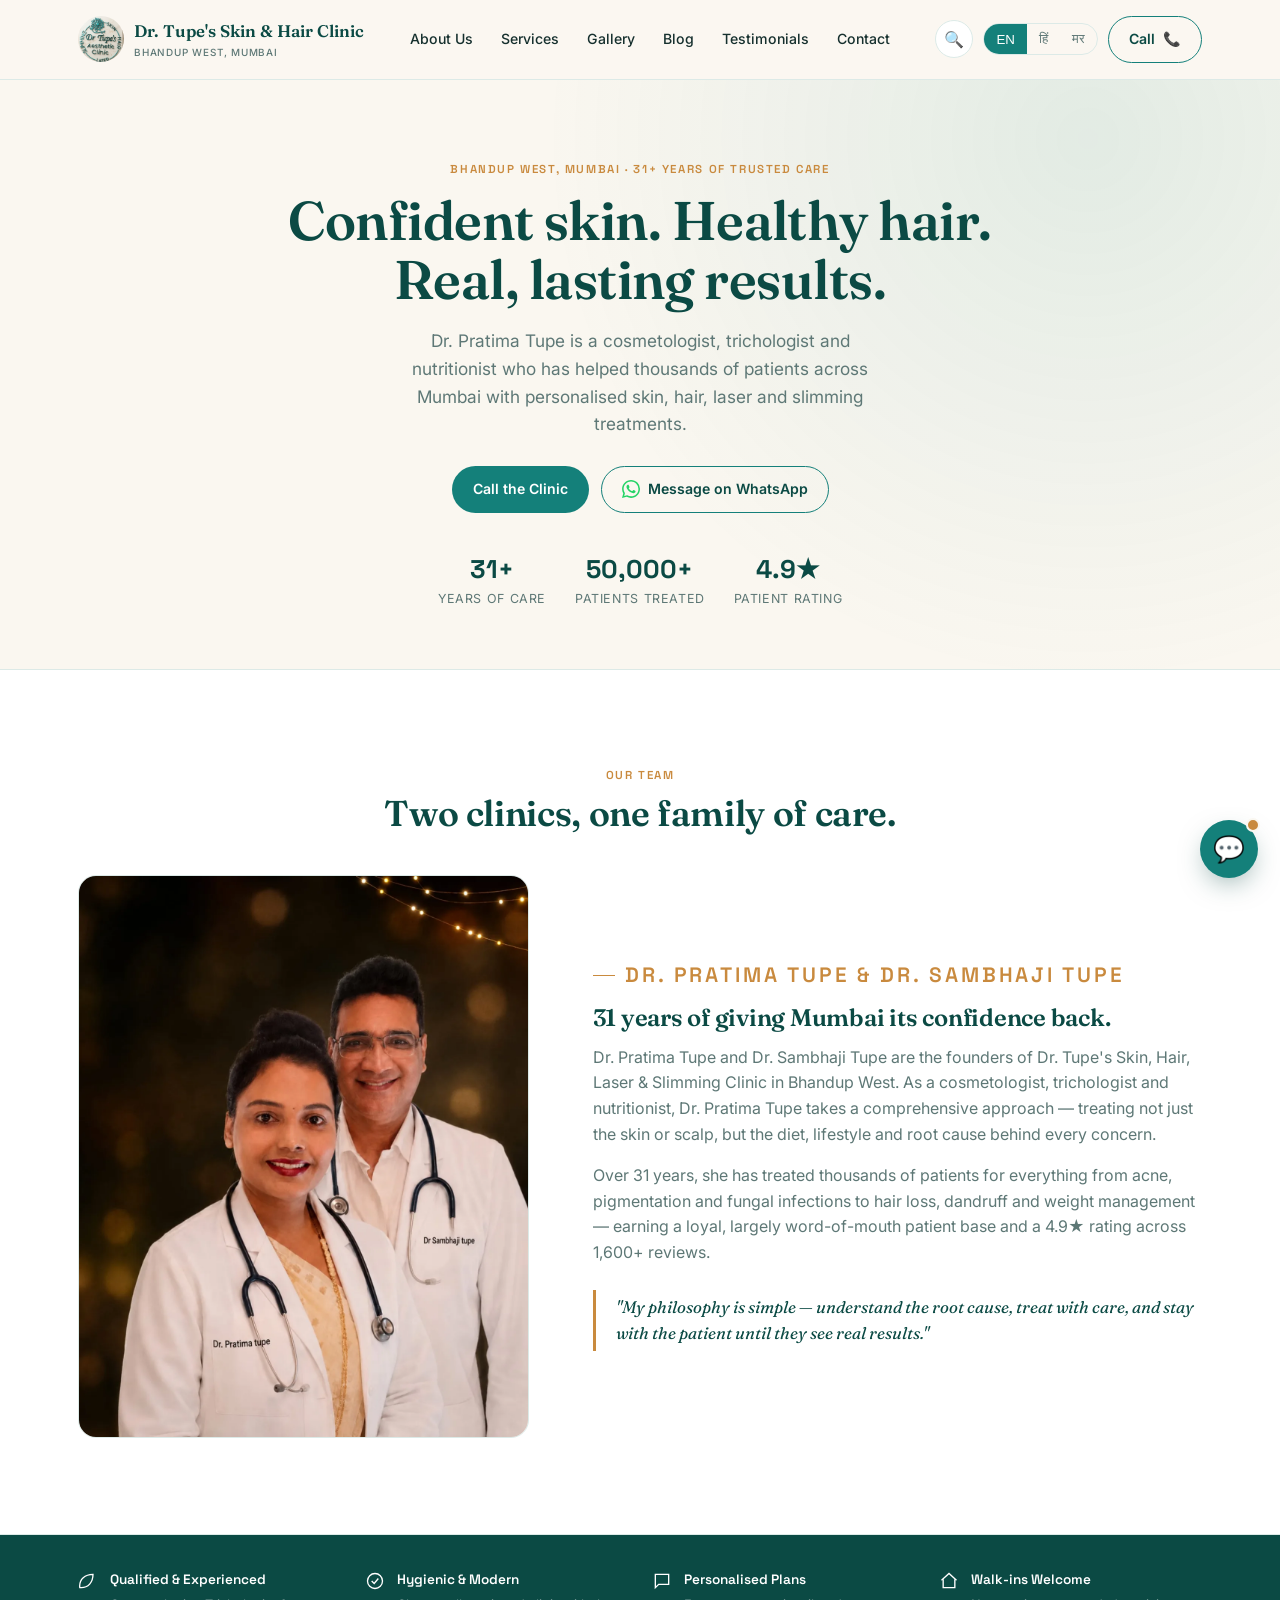
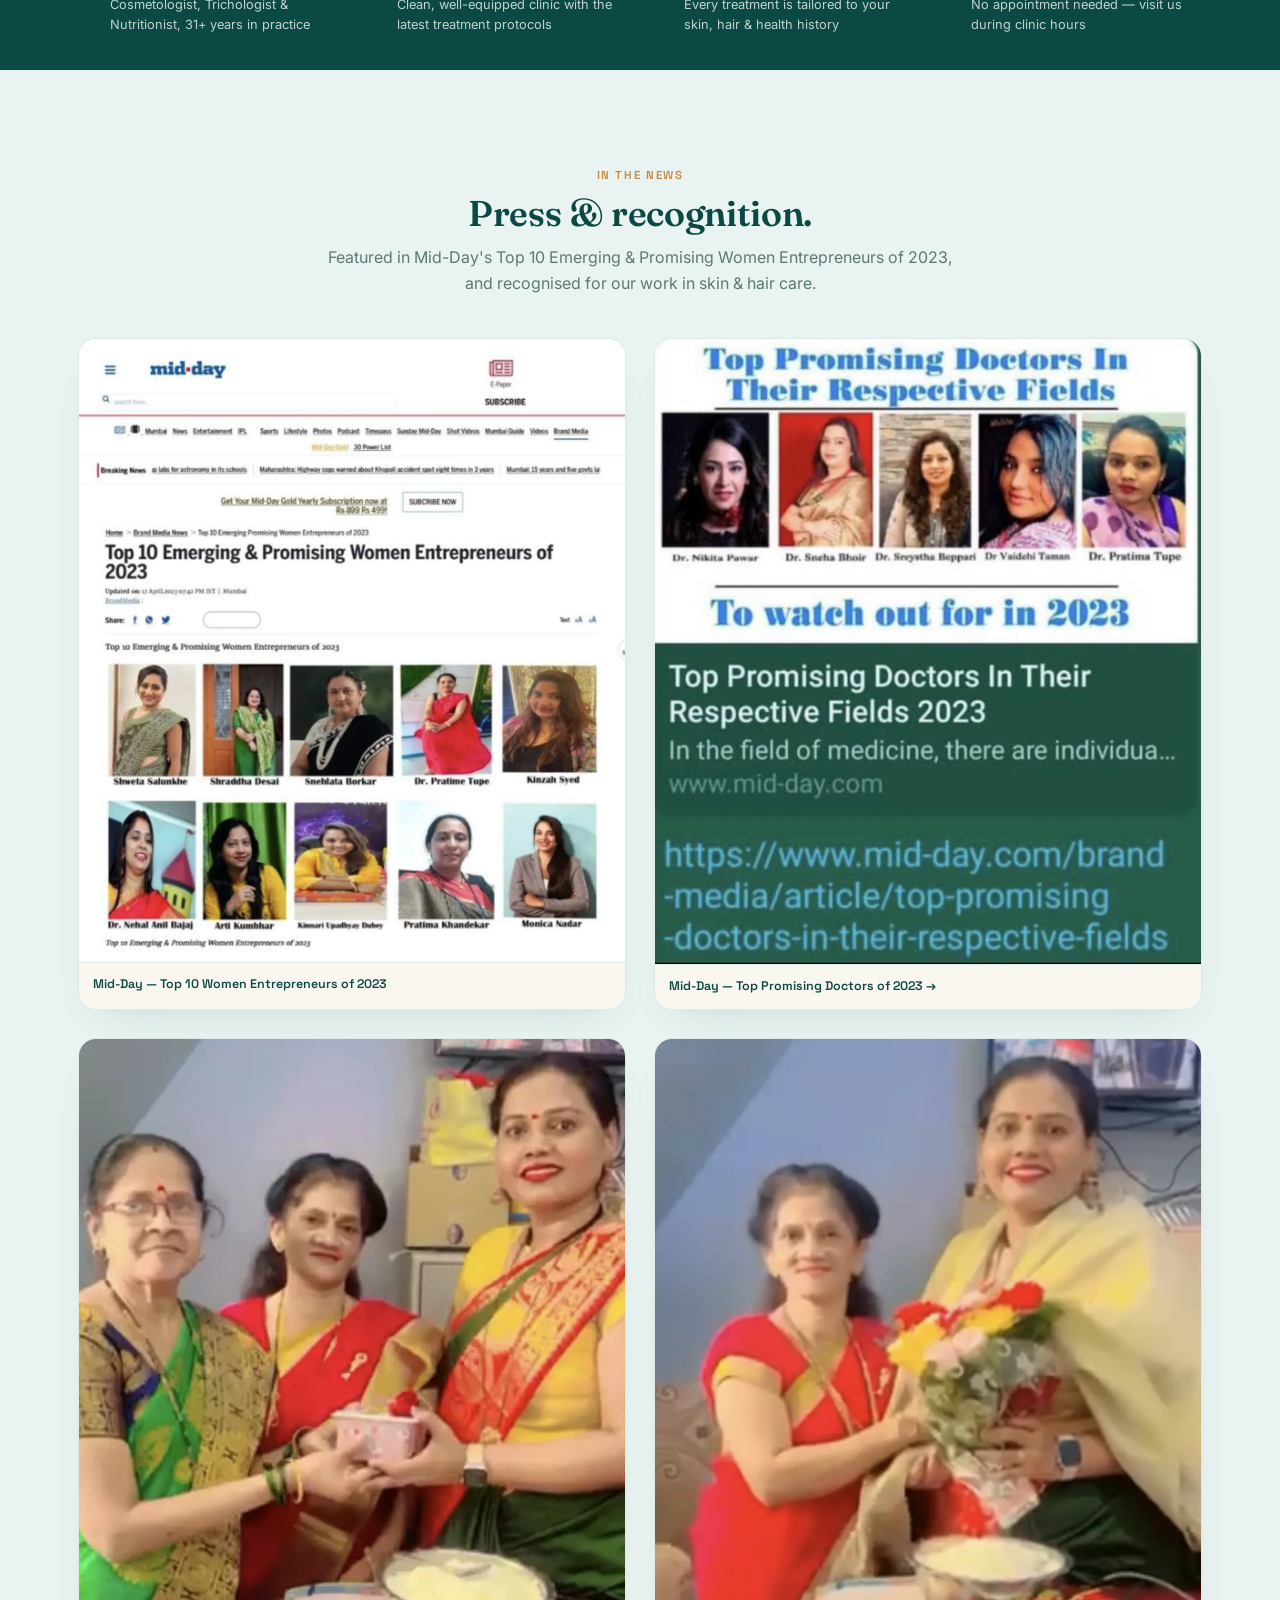
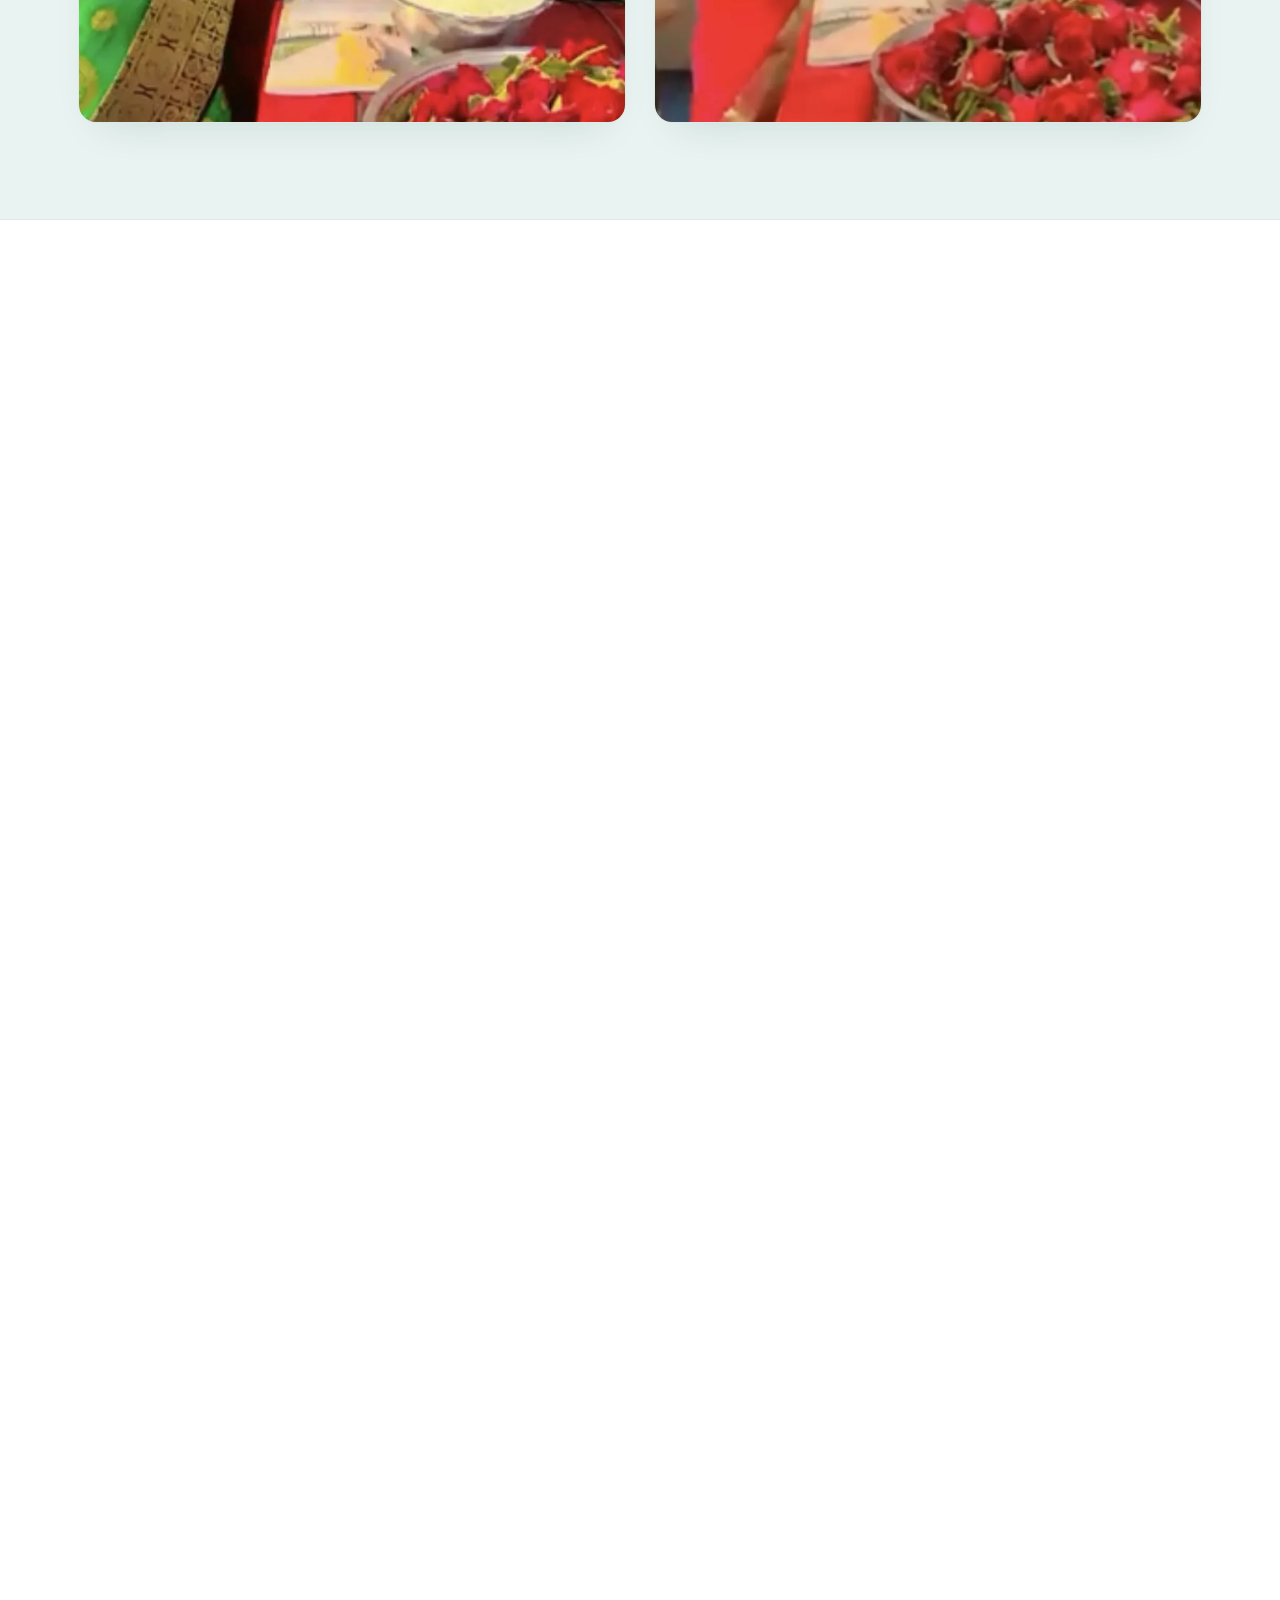
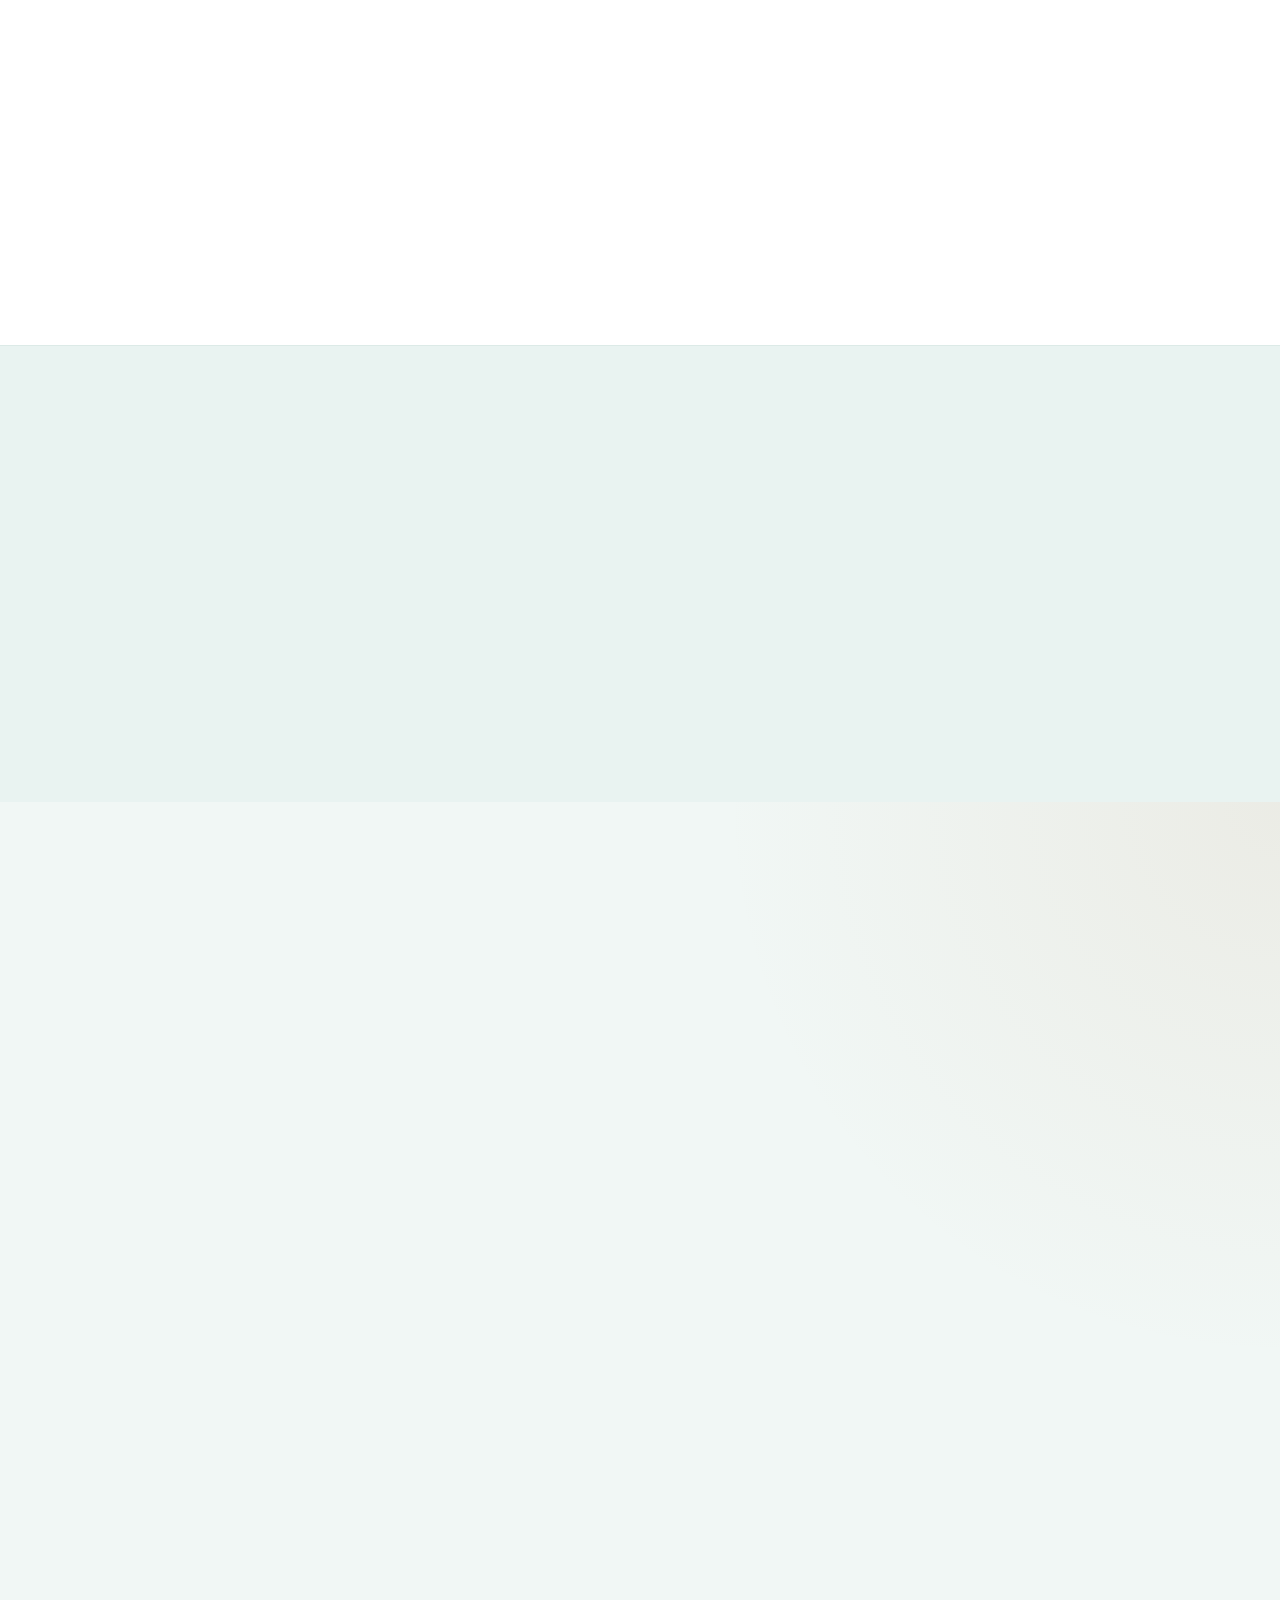
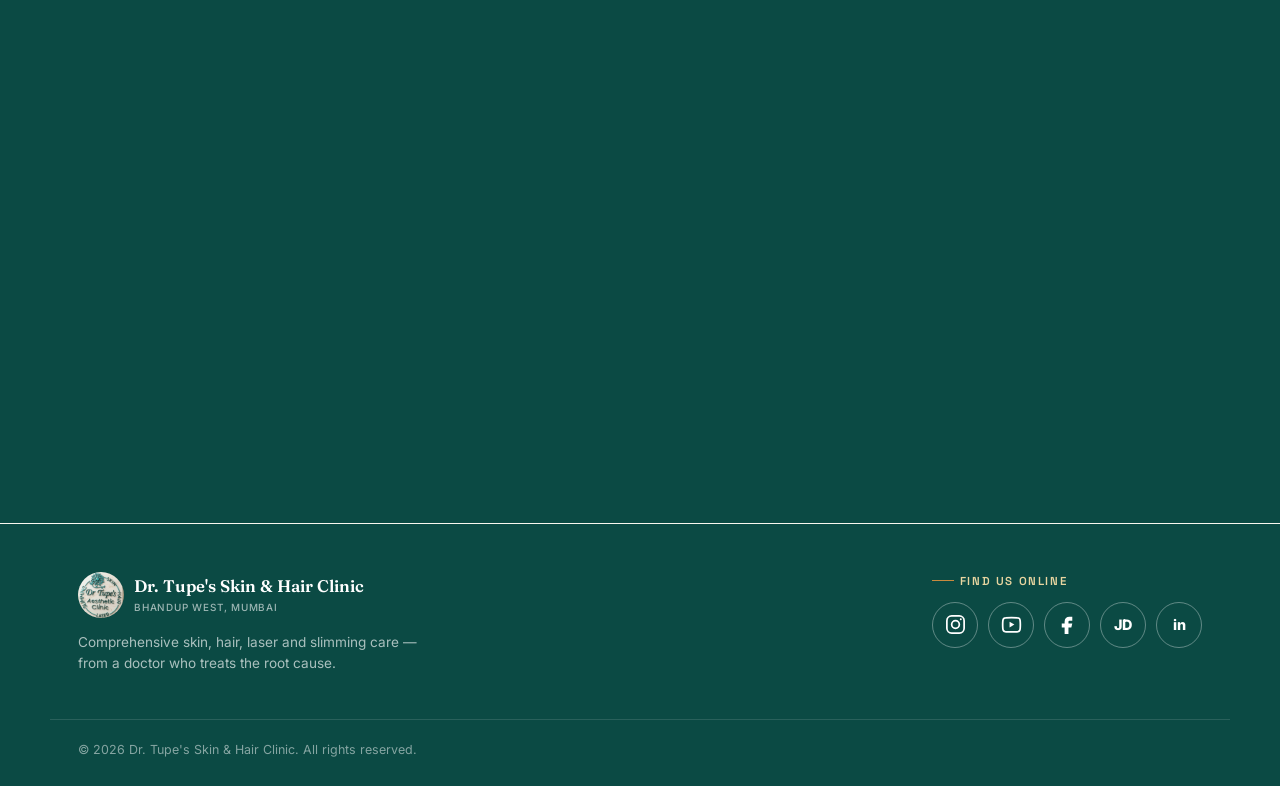
<file: index.html>
<!doctype html>
<html lang="en">

<head>
  <!-- Google tag (gtag.js) -->
  <script async src="https://www.googletagmanager.com/gtag/js?id=G-RN3M9ZSSB7"></script>
  <script>
    window.dataLayer = window.dataLayer || [];
    function gtag(){dataLayer.push(arguments);}
    gtag('js', new Date());

    gtag('config', 'G-RN3M9ZSSB7');
  </script>
  <meta charset="UTF-8" />
  <meta name="viewport" content="width=device-width, initial-scale=1.0" />
  <title>Dr. Tupe's Skin &amp; Hair Clinic — Bhandup West, Mumbai</title>
  <meta name="description"
    content="Dr. Pratima Tupe's Skin, Hair, Laser &amp; Slimming Clinic in Bhandup West, Mumbai. 31+ years of trusted dermatology, trichology and cosmetology care. Walk-ins welcome." />
  <link rel="preconnect" href="https://fonts.googleapis.com" />
  <link rel="preconnect" href="https://fonts.gstatic.com" crossorigin />
  <link rel="preload" href="images/logomain.png" as="image" type="image/webp" />
  <link
    href="https://fonts.googleapis.com/css2?family=Fraunces:opsz,wght@9..144,400;9..144,500;9..144,600;9..144,700&amp;family=Inter:wght@400;500;600;700&amp;family=Space+Grotesk:wght@500;600;700&amp;display=swap"
    rel="stylesheet" media="print" onload="this.media='all'" />
  <noscript><link href="https://fonts.googleapis.com/css2?family=Fraunces:opsz,wght@9..144,400;9..144,500;9..144,600;9..144,700&amp;family=Inter:wght@400;500;600;700&amp;family=Space+Grotesk:wght@500;600;700&amp;display=swap" rel="stylesheet" /></noscript>
  <link rel="stylesheet" href="styles.css" />
</head>

<body>
  <header>
    <div class="nav">
      <a href="#home" class="brand">
        <img loading="eager" decoding="async" class="brand-mark" src="images/logomain.png" alt="Dr. Tupe's Aesthetic Clinic logo" width="46" height="46" fetchpriority="high" decoding="async" />
        <span>
          <span class="brand-full">Dr. Tupe's Skin &amp; Hair Clinic</span>
          <span class="brand-short">Dr Tupe's</span>
          <small data-i18n="brand_sub">Bhandup West, Mumbai</small>
        </span>
      </a>
      <nav class="links" id="navLinks">
        <a href="#doctors" data-i18n="nav_about">About Us</a>
        <div class="nav-item-dropdown">
          <a href="#services" data-i18n="nav_services">Services</a>
          <div class="dropdown-menu">
            <a href="#services-skin-treatment" data-tab-link="skin" data-subtab-link="skin-treatment">Skin Treatment</a>
            <a href="#services-cosmetic-treatment" data-tab-link="skin" data-subtab-link="cosmetic-treatment">Cosmetic Treatment</a>
            <a href="#services-hair" data-tab-link="hair" data-i18n="tab_hair">Hair</a>
            <a href="#services-laser" data-tab-link="laser" data-i18n="tab_laser">Laser</a>
            <a href="#services-slim" data-tab-link="slim" data-i18n="tab_slim">Slimming</a>
          </div>
        </div>
        <a href="gallery.html" data-i18n="nav_gallery">Gallery</a>
        <a href="blog.html" data-i18n="nav_blog">Blog</a>
        <a href="#testimonials" data-i18n="nav_testimonials">Testimonials</a>
        <a href="#contact" data-i18n="nav_contact">Contact</a>
      </nav>
      <div class="nav-actions">
        <div class="lang-toggle" id="langToggle">
          <button data-lang="en" class="active">EN</button>
          <button data-lang="hi">हिं</button>
          <button data-lang="mr">मर</button>
        </div>
        <a href="tel:+919769657185" class="btn btn-outline"><span class="long" data-i18n="nav_call">Call</span> 📞</a>
        <button class="menu-toggle" id="menuToggle" aria-label="Menu">
          ☰
        </button>
      </div>
    </div>
  </header>

  <main>
    <!-- HERO -->
    <section class="hero" id="home">
      <div class="wrap hero-grid hero-grid-single">
        <div class="reveal">
          <div class="eyebrow" data-i18n="hero_eyebrow">
            Bhandup West, Mumbai · 31+ years of trusted care
          </div>
          <h1 data-i18n="hero_title">
            Confident skin. Healthy hair. Real, lasting results.
          </h1>
          <p class="sub" data-i18n="hero_sub">
            Dr. Pratima Tupe is a cosmetologist, trichologist and nutritionist
            who has helped thousands of patients across Mumbai with
            personalised skin, hair, laser and slimming treatments.
          </p>
          <div class="hero-ctas">
            <a href="tel:+919769657185" class="btn btn-primary" data-i18n="hero_cta_call">Call the Clinic</a>
            <a href="https://wa.me/919769657185" target="_blank" rel="noopener" class="btn btn-outline">
              <svg width="18" height="18" viewBox="0 0 24 24" fill="#25D366" aria-hidden="true" style="flex-shrink:0"><path d="M17.472 14.382c-.297-.149-1.758-.867-2.03-.967-.273-.099-.471-.148-.67.15-.197.297-.767.966-.94 1.164-.173.199-.347.223-.644.075-.297-.15-1.255-.463-2.39-1.475-.883-.788-1.48-1.761-1.653-2.059-.173-.297-.018-.458.13-.606.134-.133.298-.347.446-.52.149-.174.198-.298.298-.497.099-.198.05-.371-.025-.52-.075-.149-.669-1.612-.916-2.207-.242-.579-.487-.5-.669-.51-.173-.008-.371-.01-.57-.01-.198 0-.52.074-.792.372-.272.297-1.04 1.016-1.04 2.479 0 1.462 1.065 2.875 1.213 3.074.149.198 2.096 3.2 5.077 4.487.709.306 1.262.489 1.694.625.712.227 1.36.195 1.871.118.571-.085 1.758-.719 2.006-1.413.248-.694.248-1.289.173-1.413-.074-.124-.272-.198-.57-.347M12.052 21.785h-.004a9.87 9.87 0 01-5.031-1.378l-.361-.214-3.741.982.998-3.648-.235-.374a9.86 9.86 0 01-1.51-5.26c.001-5.45 4.436-9.884 9.888-9.884 2.64 0 5.122 1.03 6.988 2.898a9.825 9.825 0 012.893 6.994c-.003 5.45-4.437 9.884-9.885 9.884M20.52 3.449C18.24 1.245 15.24 0 12.045 0 5.463 0 .104 5.36.101 11.945c0 2.105.549 4.16 1.595 5.976L0 24l6.223-1.634a11.9 11.9 0 005.814 1.481h.005c6.585 0 11.945-5.363 11.948-11.949a11.86 11.86 0 00-3.47-8.45"/></svg>
              <span data-i18n="hero_cta_whatsapp">Message on WhatsApp</span>
            </a>
          </div>
          <div class="stat-row">
            <div class="stat">
              <div class="num">31+</div>
              <div class="lbl" data-i18n="stat1_label">Years of Care</div>
            </div>
            <div class="stat">
              <div class="num">50,000+</div>
              <div class="lbl" data-i18n="stat3_label">Patients Treated</div>
            </div>
            <div class="stat">
              <div class="num">4.9★</div>
              <div class="lbl" data-i18n="stat2_label">Patient Rating</div>
            </div>
          </div>
        </div>
      </div>
    </section>

    <!-- DOCTORS & CLINICS -->
    <section id="doctors" class="doctors">
      <div class="wrap">
        <div class="services-head reveal">
          <div class="eyebrow" data-i18n="doctors_eyebrow">Our Team</div>
          <h2 data-i18n="doctors_title">Two clinics, one family of care.</h2>
        </div>

        <div class="team-grid">
          <div class="team-photo zoom-hover reveal">
            <img src="images/dr_tupes.webp" alt="Dr. Pratima Tupe and Dr. Sambhaji Tupe" loading="lazy" decoding="async" />
          </div>
          <div class="doctor-info reveal">
            <h3 class="eyebrow" data-i18n="about_eyebrow">
              Dr. Pratima Tupe &amp; Dr. Sambhaji Tupe
            </h3>

            <div class="reveal">
              <h2 data-i18n="about_title">
                31 years of giving Mumbai its confidence back.
              </h2>
              <p data-i18n="about_p1">
                Dr. Pratima Tupe and Dr. Sambhaji Tupe are the founders of Dr. Tupe's Skin, Hair,
                Laser &amp; Slimming Clinic in Bhandup West. As a
                cosmetologist, trichologist and nutritionist, Dr. Pratima Tupe takes a
                comprehensive approach — treating not just the skin or scalp,
                but the diet, lifestyle and root cause behind every concern.
              </p>
              <p data-i18n="about_p2">
                Over 31 years, she has treated thousands of patients for
                everything from acne, pigmentation and fungal infections to
                hair loss, dandruff and weight management — earning a loyal,
                largely word-of-mouth patient base and a 4.9★ rating across
                1,600+ reviews.
              </p>
              <blockquote data-i18n="about_quote">
                "My philosophy is simple — understand the root cause, treat
                with care, and stay with the patient until they see real
                results."
              </blockquote>
            </div>
          </div>
        </div>
      </div>
    </section>

    <!-- TRUST STRIP -->
    <section class="trust" style="padding: 34px 0">
      <div class="wrap">
        <div class="trust-item">
          <svg class="leaf" viewBox="0 0 24 24" fill="none" stroke="currentColor" stroke-width="1.6">
            <path d="M4 20c8 0 14-6 14-16-10 0-16 6-16 14 0 1 .1 1.4.2 2Z" />
          </svg>
          <div>
            <h4 data-i18n="trust1_title">Qualified &amp; Experienced</h4>
            <p data-i18n="trust1_desc">
              Cosmetologist, Trichologist &amp; Nutritionist, 31+ years in
              practice
            </p>
          </div>
        </div>
        <div class="trust-item">
          <svg class="leaf" viewBox="0 0 24 24" fill="none" stroke="currentColor" stroke-width="1.6">
            <circle cx="12" cy="12" r="9" />
            <path d="M8 12l3 3 5-6" />
          </svg>
          <div>
            <h4 data-i18n="trust2_title">Hygienic &amp; Modern</h4>
            <p data-i18n="trust2_desc">
              Clean, well-equipped clinic with the latest treatment protocols
            </p>
          </div>
        </div>
        <div class="trust-item">
          <svg class="leaf" viewBox="0 0 24 24" fill="none" stroke="currentColor" stroke-width="1.6">
            <path d="M4 4h16v12H8l-4 4V4Z" />
          </svg>
          <div>
            <h4 data-i18n="trust3_title">Personalised Plans</h4>
            <p data-i18n="trust3_desc">
              Every treatment is tailored to your skin, hair &amp; health
              history
            </p>
          </div>
        </div>
        <div class="trust-item">
          <svg class="leaf" viewBox="0 0 24 24" fill="none" stroke="currentColor" stroke-width="1.6">
            <path d="M3 11l9-8 9 8" />
            <path d="M5 10v10h14V10" />
          </svg>
          <div>
            <h4 data-i18n="trust4_title">Walk-ins Welcome</h4>
            <p data-i18n="trust4_desc">
              No appointment needed — visit us during clinic hours
            </p>
          </div>
        </div>
      </div>
    </section>

    <!-- PRESS & AWARDS -->
    <section id="press" style="background: var(--bg-alt)">
      <div class="wrap">
        <div class="services-head reveal">
          <div class="eyebrow" data-i18n="press_eyebrow">In The News</div>
          <h2 data-i18n="press_title">Press &amp; recognition.</h2>
          <p data-i18n="press_sub">
            Featured in Mid-Day's Top 10 Emerging &amp; Promising Women
            Entrepreneurs of 2023, and recognised for our work in skin &amp;
            hair care.
          </p>
        </div>
        <div class="press-grid stagger">
          <div class="press-card reveal zoom-hover">
            <img src="images/midday.webp" alt="Mid-Day feature: Top 10 Emerging & Promising Women Entrepreneurs of 2023"
              loading="lazy" decoding="async" />
            <span class="press-card-label">Mid-Day — Top 10 Women Entrepreneurs of 2023</span>
          </div>
          <div class="press-card reveal zoom-hover">
            <img src="images/midday1.webp" alt="Mid-Day feature: Top Promising Doctors In Their Respective Fields 2023"
              loading="lazy" decoding="async" />
            <span class="press-card-label">Mid-Day — Top Promising Doctors of 2023 →</span>
          </div>
          <div class="press-card reveal zoom-hover award-photo">
            <img src="images/award.webp" alt="Award recognition for Dr. Tupe's Skin &amp; Hair Clinic" loading="lazy" decoding="async" />
            <!-- <span class="press-card-label">Award Recognition</span> -->
          </div>
          <div class="press-card reveal zoom-hover award-photo">
            <img src="images/award1.webp" alt="Award recognition for Dr. Tupe's Skin &amp; Hair Clinic" loading="lazy" decoding="async" />
            <!-- <span class="press-card-label">Award Recognition</span> -->
          </div>
        </div>
      </div>
    </section>

    <!-- SERVICES -->
    <section id="services" style="
          background: var(--panel);
          border-top: 1px solid var(--line);
          border-bottom: 1px solid var(--line);
        ">
      <div class="wrap">
        <div class="services-head reveal">
          <div class="eyebrow" data-i18n="services_eyebrow">
            What We Treat
          </div>
          <h2 data-i18n="services_title">
            Skin, Hair, Laser &amp; Slimming — under one roof.
          </h2>
          <p data-i18n="services_sub">
            Every treatment plan starts with a consultation to understand your
            specific concern before any procedure is recommended.
          </p>
        </div>

        <div class="tabs" id="tabs">
          <button class="tab-btn active" data-tab="skin" data-i18n="tab_skin">
            Skin
          </button>
          <button class="tab-btn" data-tab="hair" data-i18n="tab_hair">
            Hair
          </button>
          <button class="tab-btn" data-tab="laser" data-i18n="tab_laser">
            Laser
          </button>
          <button class="tab-btn" data-tab="slim" data-i18n="tab_slim">
            Slimming
          </button>
        </div>

        <div class="service-panel active" data-panel="skin">
          <div class="sub-tabs" id="skinSubTabs">
            <button class="sub-tab-btn active" data-subtab="skin-treatment">Skin Treatment</button>
            <button class="sub-tab-btn" data-subtab="cosmetic-treatment">Cosmetic Treatment</button>
          </div>
          <div class="cards-grid stagger">
            <div class="card reveal" data-subcat="skin-treatment">
              <div class="card-banner has-img zoom-hover">
                <img loading="lazy" decoding="async" src="images/acne.webp" alt="Acne treatment at Dr. Tupe's Clinic" />
              </div>
              <div class="card-body">
                <h3>Acne</h3>
                <p>Targeted treatment for active breakouts and inflammation.</p>
                <button type="button" class="learn-more" data-modal-open="acne">Learn More <span aria-hidden="true">→</span></button>
              </div>
            </div>
            <div class="card reveal" data-subcat="cosmetic-treatment">
              <div class="card-banner has-img zoom-hover">
                <img loading="lazy" decoding="async" src="images/acne_scar.webp" alt="Acne scar treatment at Dr. Tupe's Clinic" />
              </div>
              <div class="card-body">
                <h3>Acne Scars</h3>
                <p>Advanced resurfacing to smooth and reduce acne scarring.</p>
                <button type="button" class="learn-more" data-modal-open="acne-scars">Learn More <span aria-hidden="true">→</span></button>
              </div>
            </div>
            <div class="card reveal" data-subcat="cosmetic-treatment">
              <div class="card-banner has-img zoom-hover">
                <img loading="lazy" decoding="async" src="images/pigmentation.webp" alt="Pigmentation treatment at Dr. Tupe's Clinic" />

              </div>
              <div class="card-body">
                <h3>Pigmentation &amp; Hyperpigmentation</h3>
                <p>
                  Even out tone and reduce dark patches with customised plans.
                </p>
                <button type="button" class="learn-more" data-modal-open="pigmentation">Learn More <span aria-hidden="true">→</span></button>
              </div>
            </div>
            <div class="card reveal" data-subcat="skin-treatment">
              <div class="card-banner has-img zoom-hover">
                <img src="images/ear_piercing.webp" alt="MNRF at Dr. Tupe's Clinic" loading="lazy" decoding="async" />
              </div>
              <div class="card-body">
                <h3>Disposable Earlobe Piercing Units</h3>
                <p>
                  a body modification creating a hole in the earlobe or cartilage to insert jewelry
                </p>
                <button type="button" class="learn-more" data-modal-open="earlobe-piercing">Learn More <span aria-hidden="true">→</span></button>
              </div>
            </div>
            <div class="card reveal" data-subcat="skin-treatment">
              <div class="card-banner has-img zoom-hover">
                <img src="images/ear_stitching_.webp" alt="MNRF at Dr. Tupe's Clinic" loading="lazy" decoding="async" />
              </div>
              <div class="card-body">
                <h3>Earlobe Stitched</h3>
                <p>
                  a minor, 30-minute outpatient procedure used to mend torn, split, or stretched earlobes caused by
                  heavy earrings or gauges
                </p>
                <button type="button" class="learn-more" data-modal-open="earlobe-stitched">Learn More <span aria-hidden="true">→</span></button>
              </div>
            </div>

            <div class="card reveal" data-subcat="cosmetic-treatment">
              <div class="card-banner has-img zoom-hover">
                <img loading="lazy" decoding="async" src="images/peels.webp" alt="Chemical peels at Dr. Tupe's Clinic" />

              </div>
              <div class="card-body">
                <h3>Chemical Peels</h3>
                <p>
                  Refresh skin texture and radiance with medical-grade peels.
                </p>
                <button type="button" class="learn-more" data-modal-open="chemical-peels">Learn More <span aria-hidden="true">→</span></button>
              </div>
            </div>
            <div class="card reveal" data-subcat="skin-treatment">
              <div class="card-banner has-img zoom-hover">
                <img src="images/eczema.webp" alt="Eczema treatment at Dr. Tupe's Clinic" loading="lazy" decoding="async" />
              </div>
              <div class="card-body">
                <h3>Eczema &amp; Psoriasis Care</h3>
                <p>Ongoing management for chronic skin conditions.</p>
                <button type="button" class="learn-more" data-modal-open="eczema-psoriasis">Learn More <span aria-hidden="true">→</span></button>
              </div>
            </div>
            <div class="card reveal" data-subcat="skin-treatment">
              <div class="card-banner has-img zoom-hover">
                <img src="images/keloid.webp" alt="Keloid cryotherapy at Dr. Tupe's Clinic" loading="lazy" decoding="async" />
              </div>
              <div class="card-body">
                <h3>Cryotherapy for Keloid </h3>
                <p>Freezing therapy to flatten and reduce stubborn keloid scars.</p>
                <button type="button" class="learn-more" data-modal-open="cryotherapy-keloid">Learn More <span aria-hidden="true">→</span></button>
              </div>
            </div>
            <div class="card reveal" data-subcat="skin-treatment">
              <div class="card-banner has-img zoom-hover">
                <img src="images/fungal_infection.webp" alt="Fungal infection treatment at Dr. Tupe's Clinic"
                  loading="lazy" decoding="async" />
              </div>
              <div class="card-body">
                <h3>Fungal Infections</h3>
                <p>Fast, effective care for stubborn fungal skin issues.</p>
                <button type="button" class="learn-more" data-modal-open="fungal-infections">Learn More <span aria-hidden="true">→</span></button>
              </div>
            </div>
            <div class="card reveal" data-subcat="skin-treatment">
              <div class="card-banner has-img zoom-hover">
                <img loading="lazy" decoding="async" src="images/wart_removal.webp" alt="Mole and wart removal at Dr. Tupe's Clinic" />

              </div>
              <div class="card-body">
                <h3>Mole Removal</h3>
                <p>Safe, minimally-invasive removal of moles, warts and skin growths.</p>
                <button type="button" class="learn-more" data-modal-open="mole-removal">Learn More <span aria-hidden="true">→</span></button>
              </div>
            </div>
            <div class="card reveal" data-subcat="skin-treatment">
              <div class="card-banner has-img zoom-hover">
                <img loading="lazy" decoding="async" src="images/xanthelasma_.webp" alt="Xanthelasma removal at Dr. Tupe's Clinic" />
              </div>
              <div class="card-body">
                <h3>Xanthelasma</h3>
                <p>Removal of yellowish cholesterol deposits around the eyelids.</p>
                <button type="button" class="learn-more" data-modal-open="xanthelasma">Learn More <span aria-hidden="true">→</span></button>
              </div>
            </div>
            <div class="card reveal" data-subcat="cosmetic-treatment">
              <div class="card-banner has-img zoom-hover">
                <img src="images/oxygeno.webp" alt="MNRF at Dr. Tupe's Clinic" loading="lazy" decoding="async" />
              </div>
              <div class="card-body">
                <h3>OxyGeno Facial</h3>
                <p>
                  3-in-1 super facial that exfoliates dead cells, oxygenates from within, and deeply infuses active
                  nutrients
                </p>
                <button type="button" class="learn-more" data-modal-open="oxygeno-facial">Learn More <span aria-hidden="true">→</span></button>
              </div>
            </div>
            <div class="card reveal" data-subcat="cosmetic-treatment">
              <div class="card-banner has-img zoom-hover">
                <img src="images/medifacial.webp" alt="MNRF at Dr. Tupe's Clinic" loading="lazy" decoding="async" />
              </div>
              <div class="card-body">
                <h3>Medi Facial</h3>
                <p>
                  clinical treatment that uses medical-grade products and aesthetic technology—such as
                  microdermabrasion, LED therapy, and customized serums
                </p>
                <button type="button" class="learn-more" data-modal-open="medi-facial">Learn More <span aria-hidden="true">→</span></button>
              </div>
            </div>
            <div class="card reveal" data-subcat="cosmetic-treatment">
              <div class="card-banner has-img zoom-hover">
                <img src="images/hydrafacial.webp" alt="MNRF at Dr. Tupe's Clinic" loading="lazy" decoding="async" />
              </div>
              <div class="card-body">
                <h3>HydraFacial</h3>
                <p>
                  non-invasive, multi-step medical facial that uses patented vortex technology to cleanse, exfoliate,
                  extract impurities, and deeply hydrate the skin
                </p>
                <button type="button" class="learn-more" data-modal-open="hydrafacial">Learn More <span aria-hidden="true">→</span></button>
              </div>
            </div>
            <div class="card reveal" data-subcat="cosmetic-treatment">
              <div class="card-banner has-img zoom-hover">
                <img src="images/photofacial.webp" alt="MNRF at Dr. Tupe's Clinic" loading="lazy" decoding="async" />
              </div>
              <div class="card-body">
                <h3>Photo Facial</h3>
                <p>
                  a non-invasive cosmetic treatment that uses Intense Pulsed Light (IPL) to target skin discoloration,
                  redness, and fine lines
                </p>
                <button type="button" class="learn-more" data-modal-open="photo-facial">Learn More <span aria-hidden="true">→</span></button>
              </div>
            </div>
            <div class="card reveal" data-subcat="cosmetic-treatment">
              <div class="card-banner has-img zoom-hover">
                <img src="images/gfcfacial.webp" alt="MNRF at Dr. Tupe's Clinic" loading="lazy" decoding="async" />
              </div>
              <div class="card-body">
                <h3>GFC Facial</h3>
                <p>
                  an advanced, non-surgical skin rejuvenation treatment
                </p>
                <button type="button" class="learn-more" data-modal-open="gfc-facial">Learn More <span aria-hidden="true">→</span></button>
              </div>
            </div>
            <div class="card reveal" data-subcat="cosmetic-treatment">
              <div class="card-banner has-img zoom-hover">
                <img src="images/diamondfacial.webp" alt="MNRF at Dr. Tupe's Clinic" loading="lazy" decoding="async" />
              </div>
              <div class="card-body">
                <h3>Diamond / Skin Polishing Facial</h3>
                <p>
                  a skin-polishing and rejuvenating treatment infused with diamond dust or bhasma (ash)
                </p>
                <button type="button" class="learn-more" data-modal-open="diamond-facial">Learn More <span aria-hidden="true">→</span></button>
              </div>
            </div>
            <div class="card reveal" data-subcat="cosmetic-treatment">
              <div class="card-banner has-img zoom-hover">
                <img src="images/carbon_laser_.webp" alt="Carbon laser peel at Dr. Tupe's Clinic" loading="lazy" decoding="async" />
              </div>
              <div class="card-body">
                <h3>Carbon Laser Facial/ Hollywood Facial</h3>
                <p>Deep-cleansing "carbon peel" for pores, oil and dull skin</p>
                <button type="button" class="learn-more" data-modal-open="carbon-laser-facial">Learn More <span aria-hidden="true">→</span></button>
              </div>
            </div>
            <div class="card reveal" data-subcat="cosmetic-treatment">
              <div class="card-banner has-img zoom-hover">
                <img src="images/omegaletlightfacial.webp" alt="MNRF at Dr. Tupe's Clinic" loading="lazy" decoding="async" />
              </div>
              <div class="card-body">
                <h3>Omega Led Light Facial</h3>
                <p>
                  a non-invasive, medical-grade LED therapy utilizing specific wavelengths (measured in nanometers) to
                  target acne, aging, and hyperpigmentation
                </p>
                <button type="button" class="learn-more" data-modal-open="omega-led-facial">Learn More <span aria-hidden="true">→</span></button>
              </div>
            </div>
            <div class="card reveal" data-subcat="cosmetic-treatment">
              <div class="card-banner has-img zoom-hover">
                <img src="images/pumpkinpeelfacial.webp" alt="MNRF at Dr. Tupe's Clinic" loading="lazy" decoding="async" />
              </div>
              <div class="card-body">
                <h3>Pumpkin Peel Facial</h3>
                <p>
                  a gentle, enzyme-based treatment that utilizes natural pumpkin pulp—rich in vitamin A, beta-carotene,
                  and zinc—to dissolve dead skin cells, unclog pores, and deeply hydrate the skin
                </p>
                <button type="button" class="learn-more" data-modal-open="pumpkin-peel-facial">Learn More <span aria-hidden="true">→</span></button>
              </div>
            </div>
            <div class="card reveal" data-subcat="cosmetic-treatment">
              <div class="card-banner has-img zoom-hover">
                <img src="images/acnelaserfacial.webp" alt="MNRF at Dr. Tupe's Clinic" loading="lazy" decoding="async" />
              </div>
              <div class="card-body">
                <h3>Acne laser Facial</h3>
                <p>
                  combines laser or light therapy with deep cleansing to treat active breakouts, inflammation, and
                  scarring
                </p>
                <button type="button" class="learn-more" data-modal-open="acne-laser-facial">Learn More <span aria-hidden="true">→</span></button>
              </div>
            </div>
            <div class="card reveal" data-subcat="cosmetic-treatment">
              <div class="card-banner has-img zoom-hover">
                <img src="images/koreanglassfacial.webp" alt="MNRF at Dr. Tupe's Clinic" loading="lazy" decoding="async" />
              </div>
              <div class="card-body">
                <h3>Korean Glass Facial</h3>
                <p>
                  a multi-step skincare treatment inspired by K-beauty trends
                </p>
                <button type="button" class="learn-more" data-modal-open="korean-glass-facial">Learn More <span aria-hidden="true">→</span></button>
              </div>
            </div>
            <div class="card reveal" data-subcat="cosmetic-treatment">
              <div class="card-banner has-img zoom-hover">
                <img src="images/mandelicpeel.webp" alt="MNRF at Dr. Tupe's Clinic" loading="lazy" decoding="async" />
              </div>
              <div class="card-body">
                <h3>Mandelic Peel Facial</h3>
                <p>
                  a gentle, alpha-hydroxy acid (AHA) treatment ideal for all skin types, including sensitive skin
                </p>
                <button type="button" class="learn-more" data-modal-open="mandelic-peel-facial">Learn More <span aria-hidden="true">→</span></button>
              </div>
            </div>
            <div class="card reveal" data-subcat="cosmetic-treatment">
              <div class="card-banner has-img zoom-hover">
                <img src="images/antiaging.webp" alt="MNRF at Dr. Tupe's Clinic" loading="lazy" decoding="async" />
              </div>
              <div class="card-body">
                <h3>Radiofrequency Facial/ Anti-aging Facial</h3>
                <p>
                  a non-invasive cosmetic treatment that uses low-frequency electromagnetic waves to heat the deep layers of the skin
                </p>
                <button type="button" class="learn-more" data-modal-open="rf-antiaging-facial">Learn More <span aria-hidden="true">→</span></button>
              </div>
            </div>
            <div class="card reveal" data-subcat="cosmetic-treatment">
              <div class="card-banner has-img zoom-hover">
                <img src="images/citruspeel.webp" alt="MNRF at Dr. Tupe's Clinic" loading="lazy" decoding="async" />
              </div>
              <div class="card-body">
                <h3>Vit. C Skin Brightening Facial/ Citrus Peel Medi Facial</h3>
                <p>
                  a professional skin-resurfacing treatment utilizing concentrated Vitamin C and natural fruit acids (citric, lactic, or glycolic) to exfoliate dead cells, fade pigmentation, and boost collagen
                </p>
                <button type="button" class="learn-more" data-modal-open="vitc-citrus-peel-facial">Learn More <span aria-hidden="true">→</span></button>
              </div>
            </div>

            <div class="card reveal" data-subcat="cosmetic-treatment">
              <div class="card-banner has-img zoom-hover">
                <img src="images/vampirefacial.webp" alt="MNRF at Dr. Tupe's Clinic" loading="lazy" decoding="async" />
              </div>
              <div class="card-body">
                <h3>Vampire Facial</h3>
                <p>
                  non-invasive, multi-step medical facial that uses patented vortex technology to cleanse, exfoliate,
                  extract impurities, and deeply hydrate the skin
                </p>
                <button type="button" class="learn-more" data-modal-open="vampire-facial">Learn More <span aria-hidden="true">→</span></button>
              </div>
            </div>
            <div class="card reveal" data-subcat="cosmetic-treatment"><div class="card-banner has-img zoom-hover"><img src="images/medifacial.webp" alt="Fire and Ice facial at Dr. Tupe's Clinic" loading="lazy" decoding="async" /></div><div class="card-body"><h3>Fire &amp; Ice / Red Carpet Facial</h3><p>An intensive resurfacing and soothing facial for a smoother, event-ready glow.</p><button type="button" class="learn-more" data-modal-open="fire-ice-facial">Learn More <span aria-hidden="true">→</span></button></div></div>
            <div class="card reveal" data-subcat="cosmetic-treatment"><div class="card-banner has-img zoom-hover"><img src="images/omegaletlightfacial.webp" alt="Ozone high frequency facial at Dr. Tupe's Clinic" loading="lazy" decoding="async" /></div><div class="card-body"><h3>Ozone High Frequency Facial</h3><p>High-frequency skin therapy used to support acne care, circulation and rejuvenation.</p><button type="button" class="learn-more" data-modal-open="ozone-high-frequency-facial">Learn More <span aria-hidden="true">→</span></button></div></div>
            <div class="card reveal" data-subcat="cosmetic-treatment"><div class="card-banner has-img zoom-hover"><img src="images/antiaging.webp" alt="Collagen facial at Dr. Tupe's Clinic" loading="lazy" decoding="async" /></div><div class="card-body"><h3>Collagen Facial</h3><p>A hydrating, firming facial designed to soften the appearance of fine lines.</p><button type="button" class="learn-more" data-modal-open="collagen-facial">Learn More <span aria-hidden="true">→</span></button></div></div>
            <div class="card reveal" data-subcat="cosmetic-treatment"><div class="card-banner has-img zoom-hover"><img src="images/diamondfacial.webp" alt="Dermaplaning facial at Dr. Tupe's Clinic" loading="lazy" decoding="async" /></div><div class="card-body"><h3>Dermaplaning Facial</h3><p>Controlled exfoliation that removes surface dead skin and fine facial hair.</p><button type="button" class="learn-more" data-modal-open="dermaplaning-facial">Learn More <span aria-hidden="true">→</span></button></div></div>
            <div class="card reveal" data-subcat="cosmetic-treatment"><div class="card-banner has-img zoom-hover"><img src="images/carbon_laser_.webp" alt="Laser resurfacing facial at Dr. Tupe's Clinic" loading="lazy" decoding="async" /></div><div class="card-body"><h3>Laser Resurfacing / Rejuvenating Facial</h3><p>Doctor-guided laser treatment for texture, tone and visible signs of ageing.</p><button type="button" class="learn-more" data-modal-open="laser-resurfacing-facial">Learn More <span aria-hidden="true">→</span></button></div></div>
            <div class="card reveal" data-subcat="cosmetic-treatment"><div class="card-banner has-img zoom-hover"><img src="images/medifacial.webp" alt="Meso Magic facial at Dr. Tupe's Clinic" loading="lazy" decoding="async" /></div><div class="card-body"><h3>Meso Magic Facial</h3><p>A customised infusion facial that delivers selected actives for hydration and radiance.</p><button type="button" class="learn-more" data-modal-open="meso-magic-facial">Learn More <span aria-hidden="true">→</span></button></div></div>
            <div class="card reveal" data-subcat="cosmetic-treatment"><div class="card-banner has-img zoom-hover"><img src="images/diamondfacial.webp" alt="Micro derma peel facial at Dr. Tupe's Clinic" loading="lazy" decoding="async" /></div><div class="card-body"><h3>Micro Derma Peel Facial</h3><p>Microdermabrasion and a customised peel combined for refined, brighter-looking skin.</p><button type="button" class="learn-more" data-modal-open="micro-derma-peel-facial">Learn More <span aria-hidden="true">→</span></button></div></div>
            <div class="card reveal" data-subcat="cosmetic-treatment"><div class="card-banner has-img zoom-hover"><img src="images/citruspeel.webp" alt="Advanced skin whitening peel facial at Dr. Tupe's Clinic" loading="lazy" decoding="async" /></div><div class="card-body"><h3>Advanced Skin Whitening Peel Facial</h3><p>A dermatologist-selected brightening peel for uneven tone, tanning and pigmentation.</p><button type="button" class="learn-more" data-modal-open="advanced-skin-whitening-peel">Learn More <span aria-hidden="true">→</span></button></div></div>
          </div>
        </div>

        <div class="service-panel" data-panel="hair">
          <div class="cards-grid stagger">
            <div class="card reveal">
              <div class="card-banner has-img zoom-hover">
                <img src="images/qr678.webp" alt="PRP (Platelet-rich plasma) hair treatment at Dr. Tupe's Clinic"
                  loading="lazy" decoding="async" />
              </div>
              <div class="card-body">
                <h3>QR 678 PREO</h3>
                <p>
                  advanced, next-generation injectable hair-growth treatment
                </p>
                <button type="button" class="learn-more" data-modal-open="qr678">Learn More <span aria-hidden="true">→</span></button>
              </div>
            </div>
            <div class="card reveal">
              <div class="card-banner has-img zoom-hover">
                <img src="images/prp.webp" alt="PRP (Platelet-rich plasma) hair treatment at Dr. Tupe's Clinic"
                  loading="lazy" decoding="async" />
              </div>
              <div class="card-body">
                <h3>PRP Therapy</h3>
                <p>
                  Platelet-rich plasma treatment to reduce hair fall and boost
                  density.
                </p>
                <button type="button" class="learn-more" data-modal-open="prp">Learn More <span aria-hidden="true">→</span></button>
              </div>
            </div>
            <div class="card reveal">
              <div class="card-banner has-img zoom-hover">
                <img src="images/gfc_.webp" alt="GFC (Growth Factor Concentrate) hair treatment at Dr. Tupe's Clinic"
                  loading="lazy" decoding="async" />
              </div>
              <div class="card-body">
                <h3>GFC Treatment</h3>
                <p>
                  Growth Factor Concentrate — a potent, non-surgical option
                  for thinning hair.
                </p>
                <button type="button" class="learn-more" data-modal-open="gfc">Learn More <span aria-hidden="true">→</span></button>
              </div>
            </div>
            <div class="card reveal">
              <div class="card-banner has-img zoom-hover">
                <img src="images/dutexome.webp" alt="Laser hair reduction at Dr. Tupe's Clinic" loading="lazy" decoding="async" />
              </div>
              <div class="card-body">
                <h3>Dutoxome Hair Growth Therapy</h3>
                <p>
                  Advanced scalp therapy that combines exosomes, dutasteride, copper peptides, and B-complex vitamins to
                  combat hair thinning and androgenetic alopecia
                </p>
                <button type="button" class="learn-more" data-modal-open="dutoxome">Learn More <span aria-hidden="true">→</span></button>
              </div>
            </div>
            <div class="card reveal">
              <div class="card-banner has-img zoom-hover">
                <img src="images/pdo.webp" alt="Laser hair reduction at Dr. Tupe's Clinic" loading="lazy" decoding="async" />
              </div>
              <div class="card-body">
                <h3>PDO (polydioxanone) Threads Therapy</h3>
                <p>
                  Ultra-fine, dissolvable medical-grade sutures inserted into the scalp to treat hair thinning
                </p>
                <button type="button" class="learn-more" data-modal-open="pdo">Learn More <span aria-hidden="true">→</span></button>
              </div>
            </div>
            <div class="card reveal">
              <div class="card-banner has-img zoom-hover">
                <img src="images/laser_helmet.webp" alt="Laser hair reduction at Dr. Tupe's Clinic" loading="lazy" decoding="async" />
              </div>
              <div class="card-body">
                <h3>Laser Helmet for Hair Growth</h3>
                <p>
                  Low-Level Laser Therapy (LLLT) scalp treatment device designed for hair loss therapy and promoting
                  hair growth
                </p>
                <button type="button" class="learn-more" data-modal-open="laser-helmet">Learn More <span aria-hidden="true">→</span></button>
              </div>
            </div>
            <div class="card reveal">
              <div class="card-banner has-img zoom-hover">
                <img src="images/hair_meso.webp" alt="Hair mesotherapy at Dr. Tupe's Clinic" loading="lazy" decoding="async" />
              </div>
              <div class="card-body">
                <h3>Hair Mesotherapy</h3>
                <p>
                  Nutrient micro-injections to nourish follicles directly.
                </p>
                <button type="button" class="learn-more" data-modal-open="hair-mesotherapy">Learn More <span aria-hidden="true">→</span></button>
              </div>
            </div>
            <div class="card reveal">
              <div class="card-banner has-img zoom-hover">
                <img src="images/alopecia.webp" alt="Alopecia areata treatment at Dr. Tupe's Clinic" loading="lazy" decoding="async" />
              </div>
              <div class="card-body">
                <h3>Alopecia Areata</h3>
                <p>
                  Targeted treatment to regrow hair in patchy, autoimmune hair
                  loss.
                </p>
                <button type="button" class="learn-more" data-modal-open="alopecia-areata">Learn More <span aria-hidden="true">→</span></button>
              </div>
            </div>
            <div class="card reveal">
              <div class="card-banner has-img zoom-hover">
                <img src="images/dandruff.webp" alt="Dandruff and scalp treatment at Dr. Tupe's Clinic" loading="lazy" decoding="async" />
              </div>
              <div class="card-body">
                <h3>Dandruff &amp; Scalp Treatment</h3>
                <p>Relief from dandruff, itching and scalp irritation.</p>
                <button type="button" class="learn-more" data-modal-open="dandruff-scalp">Learn More <span aria-hidden="true">→</span></button>
              </div>
            </div>
            <div class="card reveal">
              <div class="card-banner has-img zoom-hover">
                <img src="images/hairloss_management.webp" alt="Hair loss management at Dr. Tupe's Clinic"
                  loading="lazy" decoding="async" />
              </div>
              <div class="card-body">
                <h3>Hair Loss Management</h3>
                <p>
                  Long-term plans combining medicine, procedures and
                  nutrition.
                </p>
                <button type="button" class="learn-more" data-modal-open="hair-loss-management">Learn More <span aria-hidden="true">→</span></button>
              </div>
            </div>
          </div>
        </div>

        <div class="service-panel" data-panel="laser">
          <div class="cards-grid stagger">
            <div class="card reveal">
              <div class="card-banner has-img zoom-hover">
                <img src="images/laser_hair_removal.webp" alt="Laser hair reduction at Dr. Tupe's Clinic"
                  loading="lazy" decoding="async" />
              </div>
              <div class="card-body">
                <h3>Laser Hair Reduction</h3>
                <p>
                  Painless, effective long-term hair reduction for face and
                  body.
                </p>
                <button type="button" class="learn-more" data-modal-open="laser-hair-reduction">Learn More <span aria-hidden="true">→</span></button>
              </div>
            </div>

            <div class="card reveal">
              <div class="card-banner has-img zoom-hover">
                <img src="images/excimer_l.webp" alt="Excimer laser treatment at Dr. Tupe's Clinic" loading="lazy" decoding="async" />
              </div>
              <div class="card-body">
                <h3>Excimer laser</h3>
                <p>Targeted UV phototherapy for vitiligo and psoriasis patches.</p>
                <button type="button" class="learn-more" data-modal-open="excimer-laser">Learn More <span aria-hidden="true">→</span></button>
              </div>
            </div>
            <div class="card reveal">
              <div class="card-banner has-img zoom-hover">
                <img src="images/co2.webp" alt="CO2 laser resurfacing at Dr. Tupe's Clinic" loading="lazy" decoding="async" />
              </div>
              <div class="card-body">
                <h3>CO2 Laser</h3>
                <p>Fractional resurfacing for scars, texture and fine lines.</p>
                <button type="button" class="learn-more" data-modal-open="co2-laser">Learn More <span aria-hidden="true">→</span></button>
              </div>
            </div>
            <div class="card reveal">
              <div class="card-banner has-img zoom-hover">
                <img src="images/hifu.webp" alt="HIFU at Dr. Tupe's Clinic" loading="lazy" decoding="async" />
              </div>
              <div class="card-body">
                <h3>High Intensity Focused Ultrasound (HIFU)</h3>
                <p>Non-surgical ultrasound lifting and skin tightening.</p>
                <button type="button" class="learn-more" data-modal-open="hifu">Learn More <span aria-hidden="true">→</span></button>
              </div>
            </div>
            <div class="card reveal">
              <div class="card-banner has-img zoom-hover">
                <img src="images/radio_freq.webp" alt="Radio frequency skin tightening at Dr. Tupe's Clinic"
                  loading="lazy" decoding="async" />
              </div>
              <div class="card-body">
                <h3>Skin Tightening by Radio Frequency</h3>
                <p>RF energy to firm and tighten loose skin.</p>
                <button type="button" class="learn-more" data-modal-open="rf-skin-tightening">Learn More <span aria-hidden="true">→</span></button>
              </div>
            </div>

            <div class="card reveal">
              <div class="card-banner has-img zoom-hover">
                <img src="images/freckle_Removal.webp" alt="Freckles removal at Dr. Tupe's Clinic" loading="lazy" decoding="async" />
              </div>
              <div class="card-body">
                <h3>Freckles Removal</h3>
                <p>Precise laser targeting to fade freckles and sun spots.</p>
                <button type="button" class="learn-more" data-modal-open="freckles-removal">Learn More <span aria-hidden="true">→</span></button>
              </div>
            </div>
            <div class="card reveal">
              <div class="card-banner has-img zoom-hover">
                <img src="images/Q_Switch_laser.webp" alt="Q switch Laser at Dr. Tupe's Clinic" loading="lazy" decoding="async" />
              </div>
              <div class="card-body">
                <h3>Q switch Laser</h3>
                <p>High-energy laser for pigmentation, tattoos and skin brightening.</p>
                <button type="button" class="learn-more" data-modal-open="q-switch-laser">Learn More <span aria-hidden="true">→</span></button>
              </div>
            </div>
            <div class="card reveal">
              <div class="card-banner has-img zoom-hover">
                <img src="images/stretchmarks.webp" alt="Stretchmarks removal at Dr. Tupe's Clinic" loading="lazy" decoding="async" />
              </div>
              <div class="card-body">
                <h3>Stretchmarks Removal</h3>
                <p>Laser treatment to reduce the appearance of stretch marks.</p>
                <button type="button" class="learn-more" data-modal-open="stretchmarks-removal">Learn More <span aria-hidden="true">→</span></button>
              </div>
            </div>
            <div class="card reveal">
              <div class="card-banner has-img zoom-hover">
                <img src="images/lip.webp" alt="Lip lightening at Dr. Tupe's Clinic" loading="lazy" decoding="async" />
              </div>
              <div class="card-body">
                <h3>Lip Lightening</h3>
                <p>Laser treatment to reduce dark pigmentation on the lips.</p>
                <button type="button" class="learn-more" data-modal-open="lip-lightening">Learn More <span aria-hidden="true">→</span></button>
              </div>
            </div>
            <div class="card reveal">
              <div class="card-banner has-img zoom-hover">
                <img src="images/mnrf.webp" alt="MNRF at Dr. Tupe's Clinic" loading="lazy" decoding="async" />
              </div>
              <div class="card-body">
                <h3>MNRF [ Microneedling with Radio Frequency]</h3>
                <p>
                  Advanced, minimally invasive cosmetic procedure that triggers natural collagen production, smooths
                  acne scars, tightens loose tissue, and refines large pores with quick healing
                </p>
                <button type="button" class="learn-more" data-modal-open="mnrf">Learn More <span aria-hidden="true">→</span></button>
              </div>
            </div>

            <div class="card reveal">
              <div class="card-banner has-img zoom-hover">
                <img src="images/tattoo_removal.webp" alt="Tattoo Removal at Dr. Tupe's Clinic" loading="lazy" decoding="async" />
              </div>
              <div class="card-body">
                <h3>Tattoo Removal</h3>
                <p>
                  Minimally-invasive laser removal of unwanted tattoos.
                </p>
                <button type="button" class="learn-more" data-modal-open="tattoo-removal">Learn More <span aria-hidden="true">→</span></button>
              </div>
            </div>
          </div>
        </div>

        <div class="service-panel" data-panel="slim">
          <div class="cards-grid stagger">
            <div class="card reveal">
              <div class="card-banner has-img zoom-hover">
                <img src="images/laser_lipolysis.webp" alt="Laser lipolysis at Dr. Tupe's Clinic" loading="lazy" decoding="async" />
              </div>
              <div class="card-body">
                <h3>Laser Lipolysis</h3>
                <p>
                  Minimally-invasive laser fat reduction and body contouring.
                </p>
                <button type="button" class="learn-more" data-modal-open="laser-lipolysis">Learn More <span aria-hidden="true">→</span></button>
              </div>
            </div>
            <div class="card reveal">
              <div class="card-banner has-img zoom-hover">
                <img src="images/weightloss.webp" alt="Weight loss and diet planning at Dr. Tupe's Clinic"
                  loading="lazy" decoding="async" />
              </div>
              <div class="card-body">
                <h3>Weight Management &amp; Diet Plans</h3>
                <p>
                  Personalised nutrition guidance to support healthy, lasting
                  weight loss.
                </p>
                <button type="button" class="learn-more" data-modal-open="weight-management">Learn More <span aria-hidden="true">→</span></button>
              </div>
            </div>
            <div class="card reveal">
              <div class="card-banner has-img zoom-hover">
                <img src="images/cryo.webp" alt="Cryo lipolysis at Dr. Tupe's Clinic" loading="lazy" decoding="async" />
              </div>
              <div class="card-body">
                <h3>Cryo Lipolysis</h3>
                <p>Fat-freezing technology to reduce stubborn fat pockets.</p>
                <button type="button" class="learn-more" data-modal-open="cryo-lipolysis">Learn More <span aria-hidden="true">→</span></button>
              </div>
            </div>
            <div class="card reveal">
              <div class="card-banner has-img zoom-hover">
                <img src="images/ems.webp" alt="EMS Sculpt at Dr. Tupe's Clinic" loading="lazy" decoding="async" />
              </div>
              <div class="card-body">
                <h3>EMS Sculpt</h3>
                <p>Electromagnetic muscle stimulation to build tone and definition.</p>
                <button type="button" class="learn-more" data-modal-open="ems-sculpt">Learn More <span aria-hidden="true">→</span></button>
              </div>
            </div>
            <div class="card reveal">
              <div class="card-banner has-img zoom-hover">
                <img src="images/sauna_belt.webp" alt="Sauna belt at Dr. Tupe's Clinic" loading="lazy" decoding="async" />
              </div>
              <div class="card-body">
                <h3>Sauna Belt </h3>
                <p>Targeted heat therapy to support fat loss and circulation.</p>
                <button type="button" class="learn-more" data-modal-open="sauna-belt">Learn More <span aria-hidden="true">→</span></button>
              </div>
            </div>
            <div class="card reveal">
              <div class="card-banner has-img zoom-hover">
                <img src="images/ems_.webp" alt="Electronic muscle stimulation at Dr. Tupe's Clinic" loading="lazy" decoding="async" />
              </div>
              <div class="card-body">
                <h3>Electronic Muscle Simulation</h3>
                <p>EMS therapy to tone and strengthen muscles.</p>
                <button type="button" class="learn-more" data-modal-open="electronic-muscle-stimulation">Learn More <span aria-hidden="true">→</span></button>
              </div>
            </div>

            <div class="card reveal">
              <div class="card-banner has-img zoom-hover">
                <img src="images/bodycontouring.webp" alt="Body contouring at Dr. Tupe's Clinic" loading="lazy" decoding="async" />
              </div>
              <div class="card-body">
                <h3>Body Contouring</h3>
                <p>
                  Targeted body-shaping treatments alongside lifestyle
                  guidance.
                </p>
                <button type="button" class="learn-more" data-modal-open="body-contouring">Learn More <span aria-hidden="true">→</span></button>
              </div>
            </div>
          </div>
        </div>
      </div>
    </section>

    <!-- WHY -->
    <section class="why">
      <div class="wrap">
        <div class="services-head reveal" style="margin-bottom: 0">
          <div class="eyebrow" data-i18n="why_eyebrow">
            Why Patients Choose Us
          </div>
          <h2 data-i18n="why_title">
            Care that goes beyond the treatment room.
          </h2>
        </div>
        <div class="why-grid stagger">
          <div class="why-item reveal">
            <div class="num">31+</div>
            <div class="lbl" data-i18n="why1">
              Years of clinical experience
            </div>
          </div>
          <div class="why-item reveal">
            <div class="num">50,000+</div>
            <div class="lbl" data-i18n="why2">
              Patients treated
            </div>
          </div>
          <div class="why-item reveal">
            <div class="num">100%</div>
            <div class="lbl" data-i18n="why3">
              Personalised treatment plans
            </div>
          </div>
          <div class="why-item reveal">
            <div class="num">10+</div>
            <div class="lbl" data-i18n="why4">
              Our Team
            </div>
          </div>
        </div>
      </div>
    </section>

    <!-- TESTIMONIALS -->
    <!-- PATIENT TESTIMONIALS -->
    <section id="testimonials" aria-labelledby="testimonials-title">
      <div class="wrap">
        <div class="services-head testimonials-head">
          <div>
            <div class="eyebrow" data-i18n="testi_eyebrow">
              Real Patient Experiences
            </div>

            <h2 id="testimonials-title" data-i18n="testi_title">
              Stories shared by our patients.
            </h2>

            <p class="testimonials-intro" data-i18n="testi_intro">
              Read about the experiences of patients who visited Dr. Tupe Skin
              and Hair Clinic for skin, hair and laser treatments.
            </p>
          </div>
        </div>

        <div class="testi-carousel" aria-roledescription="carousel" aria-label="Patient testimonials">
          <div class="testi-grid stagger" id="testimonialTrack" aria-live="off">
          <!-- Shaji Kutty -->
          <figure class="testi-card reveal">
            <div class="testi-card-top">
              <span class="review-source">Google Review</span>
              <span class="review-category">Hair Treatment</span>
            </div>

            <div class="stars" aria-label="Patient review">★★★★★</div>

            <blockquote data-i18n="testi1">
              “I had struggled with hair growth since 2020 and saw no
              improvement after trying homeopathy for around one and a half
              years. After five PRP sessions, along with medicines and diet
              guidance, my hair fall reduced and I began seeing new growth.”
            </blockquote>

            <figcaption class="testi-author">
              <span class="testi-avatar" aria-hidden="true">SK</span>
              <span>
                <strong>Shaji Kutty</strong>
                <small>Hair Treatment</small>
              </span>
            </figcaption>
          </figure>

          <!-- Jagjit Singh -->
          <figure class="testi-card reveal">
            <div class="testi-card-top">
              <span class="review-source">Google Review</span>
              <span class="review-category">Skin Treatment</span>
            </div>

            <div class="stars" aria-label="Patient review">★★★★★</div>

            <blockquote data-i18n="testi2">
              “I had a fungal infection around my eyes, nose and ears. Dr.
              Tupe listened carefully and treated the condition with great
              care. Within about ten days, the infection had cleared. I am
              very thankful for the treatment.”
            </blockquote>

            <figcaption class="testi-author">
              <span class="testi-avatar" aria-hidden="true">JS</span>
              <span>
                <strong>Jagjit Singh</strong>
                <small>Skin Treatment</small>
              </span>
            </figcaption>
          </figure>

          <!-- Rashmi Salvi -->
          <figure class="testi-card reveal">
            <div class="testi-card-top">
              <span class="review-source">Google Review</span>
              <span class="review-category">Skin &amp; Hair Treatment</span>
            </div>

            <div class="stars" aria-label="Patient review">★★★★★</div>

            <blockquote data-i18n="testi3">
              “I initially visited the clinic for pigmentation. I was so
              pleased with the treatment and recommended products that, after
              seeing the improvement, I decided to begin treatment for my hair
              as well.”
            </blockquote>

            <figcaption class="testi-author">
              <span class="testi-avatar" aria-hidden="true">RS</span>
              <span>
                <strong>Rashmi Salvi</strong>
                <small>Skin &amp; Hair Treatment</small>
              </span>
            </figcaption>
          </figure>

          <!-- Komal Dedhia -->
          <figure class="testi-card reveal">
            <div class="testi-card-top">
              <span class="review-source">Google Review</span>
              <span class="review-category">Scalp Treatment</span>
            </div>

            <div class="stars" aria-label="Patient review">★★★★★</div>

            <blockquote data-i18n="testi4">
              “I visited with dandruff and a scaly scalp. Dr. Tupe was kind,
              explained the condition clearly and suggested the right
              treatment. The scaling has reduced, and I am happy with my
              progress while continuing the treatment.”
            </blockquote>

            <figcaption class="testi-author">
              <span class="testi-avatar" aria-hidden="true">KD</span>
              <span>
                <strong>Komal Dedhia</strong>
                <small>Hair &amp; Scalp Treatment</small>
              </span>
            </figcaption>
          </figure>

          <!-- Priya Mahajan -->
          <figure class="testi-card reveal">
            <div class="testi-card-top">
              <span class="review-source">Google Review</span>
              <span class="review-category">Laser Treatment</span>
            </div>

            <div class="stars" aria-label="Patient review">★★★★★</div>

            <blockquote data-i18n="testi5">
              “I chose laser hair reduction for my underarms. The procedure
              was comfortable, the doctor and staff were supportive, and I am
              very satisfied with how smooth the treated area feels.”
            </blockquote>

            <figcaption class="testi-author">
              <span class="testi-avatar" aria-hidden="true">PM</span>
              <span>
                <strong>Priya Mahajan</strong>
                <small>Laser Hair Reduction</small>
              </span>
            </figcaption>
          </figure>

          <!-- Anmol Rajpurohit -->
          <figure class="testi-card reveal">
            <div class="testi-card-top">
              <span class="review-source">Google Review</span>
              <span class="review-category">Skin Treatment</span>
            </div>

            <div class="stars" aria-label="Patient review">★★★★★</div>

            <blockquote data-i18n="testi6">
              “My mother had a painful, infected wart on her foot. Dr. Tupe
              removed it gently and carefully without causing her pain. We
              appreciated her friendly, reassuring approach throughout the
              treatment.”
            </blockquote>

            <figcaption class="testi-author">
              <span class="testi-avatar" aria-hidden="true">AR</span>
              <span>
                <strong>Anmol Rajpurohit</strong>
                <small>Skin Treatment</small>
              </span>
            </figcaption>
          </figure>
          </div>
          <div class="testi-controls">
            <button class="testi-control" id="testiPrev" type="button" aria-label="Previous testimonial">&#8592;</button>
            <div class="testi-dots" id="testiDots" aria-label="Choose testimonial"></div>
            <button class="testi-control" id="testiNext" type="button" aria-label="Next testimonial">&#8594;</button>
          </div>
        </div>

        <div class="testimonials-footer">
          <p class="testi-disclaimer" data-i18n="testi_disclaimer">
            Reviews reflect individual patient experiences. Treatment
            suitability, timelines and results may vary from person to person.
          </p>

          <a class="testi-text-link"
            href="https://www.google.com/maps/place/Dr+Tupe+SKIN+AND+HAIR+CLINIC/@19.1519799,72.9392194,1080m/data=!3m1!1e3!4m8!3m7!1s0x3be7b969a1cba12d:0x16cf2d59bd468ff6!8m2!3d19.1519799!4d72.9392194!9m1!1b1!16s%2Fg%2F11qq990wtb?hl=en&amp;entry=ttu"
            target="_blank" rel="noopener noreferrer">
            <span data-i18n="testi_view_more">View more patient reviews on Google</span>
            <span aria-hidden="true">→</span>
          </a>
        </div>
      </div>
    </section>


    <!-- FAQ -->
    <section id="faq">
      <div class="wrap">
        <div class="services-head reveal">
          <div class="eyebrow" data-i18n="faq_eyebrow">Good to Know</div>
          <h2 data-i18n="faq_title">Frequently asked questions.</h2>
        </div>
        <div class="faq-list" id="faqList">
          <div class="faq-item open">
            <div class="faq-q">
              <span data-i18n="faq_q0">What are the consultation fees?</span><span class="plus">+</span>
            </div>
            <div class="faq-a">
              <p data-i18n="faq_a0">
                The initial consultation fee is ₹500. Follow-up consultations are charged at ₹300.
              </p>
            </div>
          </div>

          <div class="faq-item">
            <div class="faq-q">
              <span data-i18n="faq_q1">Do I need an appointment?</span><span class="plus">+</span>
            </div>
            <div class="faq-a">
              <p data-i18n="faq_a1">
                No — walk-ins are welcome during clinic hours. For specific
                treatments, calling ahead helps us plan your visit better.
              </p>
            </div>
          </div>
          <div class="faq-item">
            <div class="faq-q">
              <span data-i18n="faq_q2">Is the first visit a consultation only?</span><span class="plus">+</span>
            </div>
            <div class="faq-a">
              <p data-i18n="faq_a2">
                Yes, Dr. Tupe examines your concern first and recommends a
                treatment plan — nothing is done without your understanding
                and consent.
              </p>
            </div>
          </div>
          <div class="faq-item">
            <div class="faq-q">
              <span data-i18n="faq_q3">How many sessions will I need?</span><span class="plus">+</span>
            </div>
            <div class="faq-a">
              <p data-i18n="faq_a3">
                This varies by treatment and individual case — PRP and GFC
                typically need 3–5 sittings, discussed clearly during
                consultation.
              </p>
            </div>
          </div>
          <div class="faq-item">
            <div class="faq-q">
              <span data-i18n="faq_q4">Do you offer diet and nutrition guidance?</span><span class="plus">+</span>
            </div>
            <div class="faq-a">
              <p data-i18n="faq_a4">
                Yes, Dr. Tupe is also a qualified nutritionist and includes
                diet guidance as part of skin, hair and weight management
                plans.
              </p>
            </div>
          </div>
        </div>
      </div>
    </section>

    <!-- CONTACT -->
    <section id="contact" style="background: var(--pine-deep); color: #fff">
      <div class="wrap">
        <div class="walkin-badge" data-i18n="contact_walkin_badge">
          🚶 Walk-ins welcome — no appointment necessary
        </div>
        <div class="services-head contact-head reveal">
          <div class="eyebrow" data-i18n="contact_eyebrow">Visit Either of Our Clinics</div>
          <h2 data-i18n="contact_title">We'd love to see you.</h2>
        </div>

        <div class="clinics-contact-grid stagger">
          <!-- CLINIC 1 -->
          <div class="clinic-block reveal">
            <h3 class="clinic-block-title" data-i18n="clinic1_title">Clinic 1 — Dr. Pratima Tupe</h3>
            <div class="info-row">
              <div class="ic">📍</div>
              <div>
                <h4 data-i18n="contact_addr_label">Address</h4>
                <p>
                  Shop No. 19, Manbhai Keshavji Wadi, Opp. D Bazaar, Bhandup
                  Village Road, Bhandup West, Mumbai – 400078
                </p>
              </div>
            </div>
            <div class="info-row">
              <div class="ic">📞</div>
              <div>
                <h4 data-i18n="contact_phone_label">Phone / WhatsApp</h4>
                <p><a href="tel:+919769657185" style="color: inherit">+91 97696 57185</a></p>
              </div>
            </div>
            <div class="info-row">
              <div class="ic">✉️</div>
              <div>
                <h4 data-i18n="contact_email_label">Email</h4>
                <p>pratimatupe@gmail.com</p>
              </div>
            </div>
            <div class="info-row" style="align-items: flex-start">
              <div class="ic">🕐</div>
              <div style="width: 100%">
                <h4 data-i18n="contact_hours_label">Clinic Hours</h4>
                <div class="hours-box">
                  <table class="hours-table">
                    <tr>
                      <td data-i18n="days_mon_sat">Monday – Saturday</td>
                      <td>10:00 AM–2:00 PM, 6:00 PM–10:00 PM</td>
                    </tr>
                    <tr>
                      <td data-i18n="days_sun">Sunday</td>
                      <td>10:00 AM–2:00 PM</td>
                    </tr>
                  </table>
                </div>
              </div>
            </div>

            <div class="hero-ctas" style="margin-top: 24px">
              <a href="tel:+919769657185" class="btn btn-clay" data-i18n="hero_cta_call">Call the Clinic</a>
              <a href="https://wa.me/919769657185" target="_blank" rel="noopener" class="btn"
                style="background: #fff; color: var(--pine-deep)">
                <svg width="18" height="18" viewBox="0 0 24 24" fill="#25D366" aria-hidden="true" style="flex-shrink:0"><path d="M17.472 14.382c-.297-.149-1.758-.867-2.03-.967-.273-.099-.471-.148-.67.15-.197.297-.767.966-.94 1.164-.173.199-.347.223-.644.075-.297-.15-1.255-.463-2.39-1.475-.883-.788-1.48-1.761-1.653-2.059-.173-.297-.018-.458.13-.606.134-.133.298-.347.446-.52.149-.174.198-.298.298-.497.099-.198.05-.371-.025-.52-.075-.149-.669-1.612-.916-2.207-.242-.579-.487-.5-.669-.51-.173-.008-.371-.01-.57-.01-.198 0-.52.074-.792.372-.272.297-1.04 1.016-1.04 2.479 0 1.462 1.065 2.875 1.213 3.074.149.198 2.096 3.2 5.077 4.487.709.306 1.262.489 1.694.625.712.227 1.36.195 1.871.118.571-.085 1.758-.719 2.006-1.413.248-.694.248-1.289.173-1.413-.074-.124-.272-.198-.57-.347M12.052 21.785h-.004a9.87 9.87 0 01-5.031-1.378l-.361-.214-3.741.982.998-3.648-.235-.374a9.86 9.86 0 01-1.51-5.26c.001-5.45 4.436-9.884 9.888-9.884 2.64 0 5.122 1.03 6.988 2.898a9.825 9.825 0 012.893 6.994c-.003 5.45-4.437 9.884-9.885 9.884M20.52 3.449C18.24 1.245 15.24 0 12.045 0 5.463 0 .104 5.36.101 11.945c0 2.105.549 4.16 1.595 5.976L0 24l6.223-1.634a11.9 11.9 0 005.814 1.481h.005c6.585 0 11.945-5.363 11.948-11.949a11.86 11.86 0 00-3.47-8.45"/></svg>
                <span data-i18n="hero_cta_whatsapp">Message on WhatsApp</span>
              </a>
            </div>

            <div class="map-embed" style="margin-top: 24px">
              <iframe title="Map showing Dr. Tupe Skin and Hair Clinic"
                data-src="https://www.google.com/maps/embed?pb=!1m18!1m12!1m3!1d3768.9882369605434!2d72.9385235149023!3d19.15199218704437!2m3!1f0!2f0!3f0!3m2!1i1024!2i768!4f13.1!3m3!1m2!1s0x3be7b969a1cba12d%3A0x16cf2d59bd468ff6!2sDr%20Tupe%20Skin%20and%20Hair%20Clinic!5e0!3m2!1sen!2sin!4v1681478226374!5m2!1sen!2sin"
                loading="lazy" referrerpolicy="no-referrer-when-downgrade"></iframe>
            </div>
            <a href="https://www.google.com/maps?q=Dr+Tupe+Skin+and+Hair+Clinic,19.15199218704437,72.9385235149023"
              target="_blank" rel="noopener" class="btn map-btn" data-i18n="contact_view_maps">📍 View on Google
              Maps</a>
          </div>

          <!-- CLINIC 2 -->
          <div class="clinic-block reveal">
            <h3 class="clinic-block-title" data-i18n="clinic2_title">Clinic 2 — Dr. Sambhaji Tupe</h3>
            <div class="info-row">
              <div class="ic">📍</div>
              <div>
                <h4 data-i18n="contact_addr_label">Address</h4>
                <p>
                  8 A, Guru Ramdas Market, Bhandup Village Road, Bhandup West,
                  opposite Usha Nagar, Police Chowk, Mumbai, Maharashtra
                  400078
                </p>
              </div>
            </div>
            <div class="info-row">
              <div class="ic">📞</div>
              <div>
                <h4 data-i18n="contact_phone_label">Phone / WhatsApp</h4>
                <p><a href="tel:+919323904969" style="color: inherit">+91 93239 04969</a></p>
              </div>
            </div>
            <div class="info-row">
              <div class="ic">✉️</div>
              <div>
                <h4 data-i18n="contact_email_label">Email</h4>
                <p>tupeclinics@gmail.com</p>
              </div>
            </div>
            <div class="info-row" style="align-items: flex-start">
              <div class="ic">🕐</div>
              <div style="width: 100%">
                <h4 data-i18n="contact_hours_label">Clinic Hours</h4>
                <div class="hours-box">
                  <table class="hours-table">
                    <tr>
                      <td data-i18n="days_mon_sat">Monday – Saturday</td>
                      <td>10:00 AM–2:00 PM, 6:00 PM–10:00 PM</td>
                    </tr>
                    <tr>
                      <td data-i18n="days_sun">Sunday</td>
                      <td>10:00 AM–2:00 PM</td>
                    </tr>
                  </table>
                </div>
              </div>
            </div>

            <div class="hero-ctas" style="margin-top: 24px">
              <a href="tel:+919323904969" class="btn btn-clay" data-i18n="hero_cta_call">Call the Clinic</a>
              <a href="https://wa.me/919323904969" target="_blank" rel="noopener" class="btn"
                style="background: #fff; color: var(--pine-deep)">
                <svg width="18" height="18" viewBox="0 0 24 24" fill="#25D366" aria-hidden="true" style="flex-shrink:0"><path d="M17.472 14.382c-.297-.149-1.758-.867-2.03-.967-.273-.099-.471-.148-.67.15-.197.297-.767.966-.94 1.164-.173.199-.347.223-.644.075-.297-.15-1.255-.463-2.39-1.475-.883-.788-1.48-1.761-1.653-2.059-.173-.297-.018-.458.13-.606.134-.133.298-.347.446-.52.149-.174.198-.298.298-.497.099-.198.05-.371-.025-.52-.075-.149-.669-1.612-.916-2.207-.242-.579-.487-.5-.669-.51-.173-.008-.371-.01-.57-.01-.198 0-.52.074-.792.372-.272.297-1.04 1.016-1.04 2.479 0 1.462 1.065 2.875 1.213 3.074.149.198 2.096 3.2 5.077 4.487.709.306 1.262.489 1.694.625.712.227 1.36.195 1.871.118.571-.085 1.758-.719 2.006-1.413.248-.694.248-1.289.173-1.413-.074-.124-.272-.198-.57-.347M12.052 21.785h-.004a9.87 9.87 0 01-5.031-1.378l-.361-.214-3.741.982.998-3.648-.235-.374a9.86 9.86 0 01-1.51-5.26c.001-5.45 4.436-9.884 9.888-9.884 2.64 0 5.122 1.03 6.988 2.898a9.825 9.825 0 012.893 6.994c-.003 5.45-4.437 9.884-9.885 9.884M20.52 3.449C18.24 1.245 15.24 0 12.045 0 5.463 0 .104 5.36.101 11.945c0 2.105.549 4.16 1.595 5.976L0 24l6.223-1.634a11.9 11.9 0 005.814 1.481h.005c6.585 0 11.945-5.363 11.948-11.949a11.86 11.86 0 00-3.47-8.45"/></svg>
                <span data-i18n="hero_cta_whatsapp">Message on WhatsApp</span>
              </a>
            </div>

            <div class="map-embed" style="margin-top: 24px">
              <iframe title="Map showing Dr. Sambhaji Tupe clinic"
                data-src="https://www.google.com/maps/embed?pb=!1m18!1m12!1m3!1d3768.985979916174!2d72.93965657698804!3d19.152090982068252!2m3!1f0!2f0!3f0!3m2!1i1024!2i768!4f13.1!3m3!1m2!1s0x3be7b9df2fa19db3%3A0x53adcb2afce3a6d5!2sDr%20Sambhaji%20Tupe!5e0!3m2!1sen!2sin!4v1786349840804!5m2!1sen!2sin"
                loading="lazy" referrerpolicy="no-referrer-when-downgrade"></iframe>
              <!-- <iframe src="https://maps.google.com/maps?q=Dr+Sambhaji+Tupe,19.152091,72.9422315&z=17&output=embed"
                loading="lazy" referrerpolicy="no-referrer-when-downgrade"></iframe> -->
            </div>
            <a href="https://www.google.com/maps?q=Dr+Sambhaji+Tupe,19.152091,72.9422315" target="_blank" rel="noopener"
              class="btn map-btn" data-i18n="contact_view_maps">📍 View on Google Maps</a>
          </div>
        </div>
      </div>
    </section>
  </main>

  <footer>
    <div class="wrap">
      <div>
        <a href="#home" class="brand"><img loading="lazy" decoding="async" class="brand-mark" src="images/logomain.png"
            alt="Dr. Tupe's Aesthetic Clinic logo" /><span>Dr. Tupe's Skin &amp; Hair
            Clinic<small>Bhandup West, Mumbai</small></span></a>
        <p data-i18n="footer_tagline" style="margin-top: 14px">
          Comprehensive skin, hair, laser and slimming care — from a doctor
          who treats the root cause.
        </p>
      </div>
      <div>
        <div class="eyebrow" style="color: #e8d5a0" data-i18n="footer_follow">
          Find Us Online
        </div>
        <div class="social-links">
          <a href="https://www.instagram.com/dr_tupe_skin_and_hair_clinic/" target="_blank" rel="noopener"
            class="social-link" aria-label="Instagram"><svg viewBox="0 0 24 24" aria-hidden="true"><rect x="3" y="3" width="18" height="18" rx="5"/><circle cx="12" cy="12" r="4"/><circle cx="17.5" cy="6.5" r="1" fill="currentColor" stroke="none"/></svg></a>
          <a href="https://www.youtube.com/@DrPratimaTupe" target="_blank" rel="noopener" class="social-link" aria-label="YouTube"><svg viewBox="0 0 24 24" aria-hidden="true"><path d="M21 8s-.2-1.5-.8-2.2C19.5 5 18.6 5 18.2 5 15.7 4.8 12 4.8 12 4.8s-3.7 0-6.2.2c-.4 0-1.3 0-2 .8C3.2 6.5 3 8 3 8s-.2 1.8-.2 3.5V13c0 1.7.2 3.5.2 3.5s.2 1.5.8 2.2c.7.8 1.7.8 2.1.9 1.5.1 6.1.2 6.1.2s3.7 0 6.2-.2c.4-.1 1.3-.1 2-.9.6-.7.8-2.2.8-2.2s.2-1.8.2-3.5v-1.5C21.2 9.8 21 8 21 8Z"/><path d="m10 9 5 3-5 3Z" fill="currentColor" stroke="none"/></svg></a>
          <a href="https://www.facebook.com/668119830280597/" target="_blank" rel="noopener" class="social-link" aria-label="Facebook"><svg viewBox="0 0 24 24" aria-hidden="true"><path d="M14 8h3V4h-3c-3 0-5 2-5 5v2H6v4h3v7h4v-7h3l1-4h-4V9c0-.7.3-1 1-1Z" fill="currentColor" stroke="none"/></svg></a>
          <a href="https://www.justdial.com/Mumbai/Dr-Tupes-Skin-and-Hair-Clinic-Opposite-D-Bazaar-Bhandup-West/022PXX22-XX22-140115201600-D5M7_BZDET"
            target="_blank" rel="noopener" class="social-link social-letter" aria-label="Justdial">JD</a>
          <a href="https://www.linkedin.com/in/dr-pratima-tupe-54049b219/" target="_blank" rel="noopener"
            class="social-link social-letter" aria-label="LinkedIn">in</a>
          <!-- <a href="https://www.google.com/maps?q=19.15199218704437,72.9385235149023" target="_blank" rel="noopener"
            class="btn btn-outline" style="border-color: rgba(255, 255, 255, 0.3); color: #fff"
            data-i18n="contact_view_maps">📍 Google Maps</a> -->
        </div>
      </div>
    </div>
    <div class="foot-bottom">
      <span data-i18n="footer_rights">© 2026 Dr. Tupe's Skin &amp; Hair Clinic. All rights reserved.</span>
      <!-- <span data-i18n="footer_madeby">Website v1 — showcase edition.</span>  -->
    </div>
  </footer>

  <button id="backToTop" class="back-to-top" type="button" aria-label="Back to top" title="Back to top">&#8593;</button>

  <!-- Treatment detail modal content is rendered dynamically from TREATMENT_INFO in index.js -->

  <script src="index.js" defer></script>
</body>

</html>
</file>
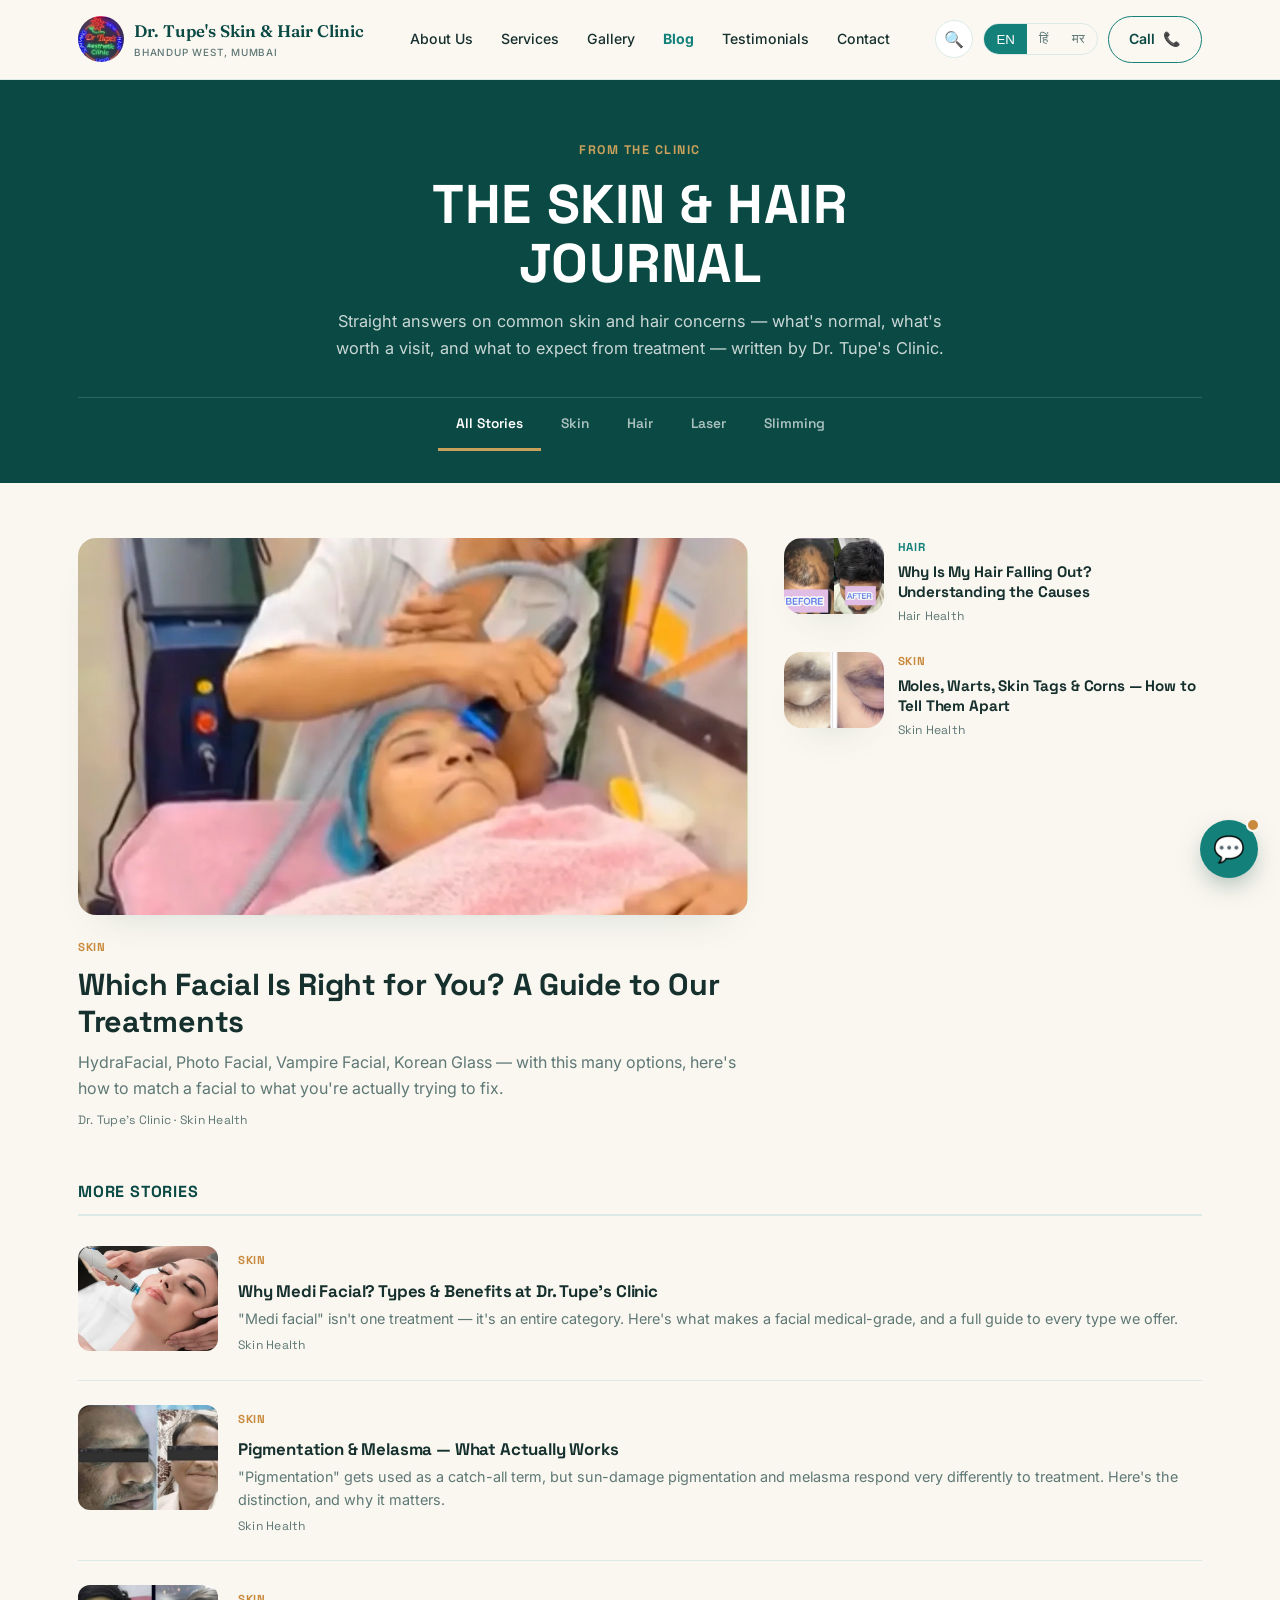
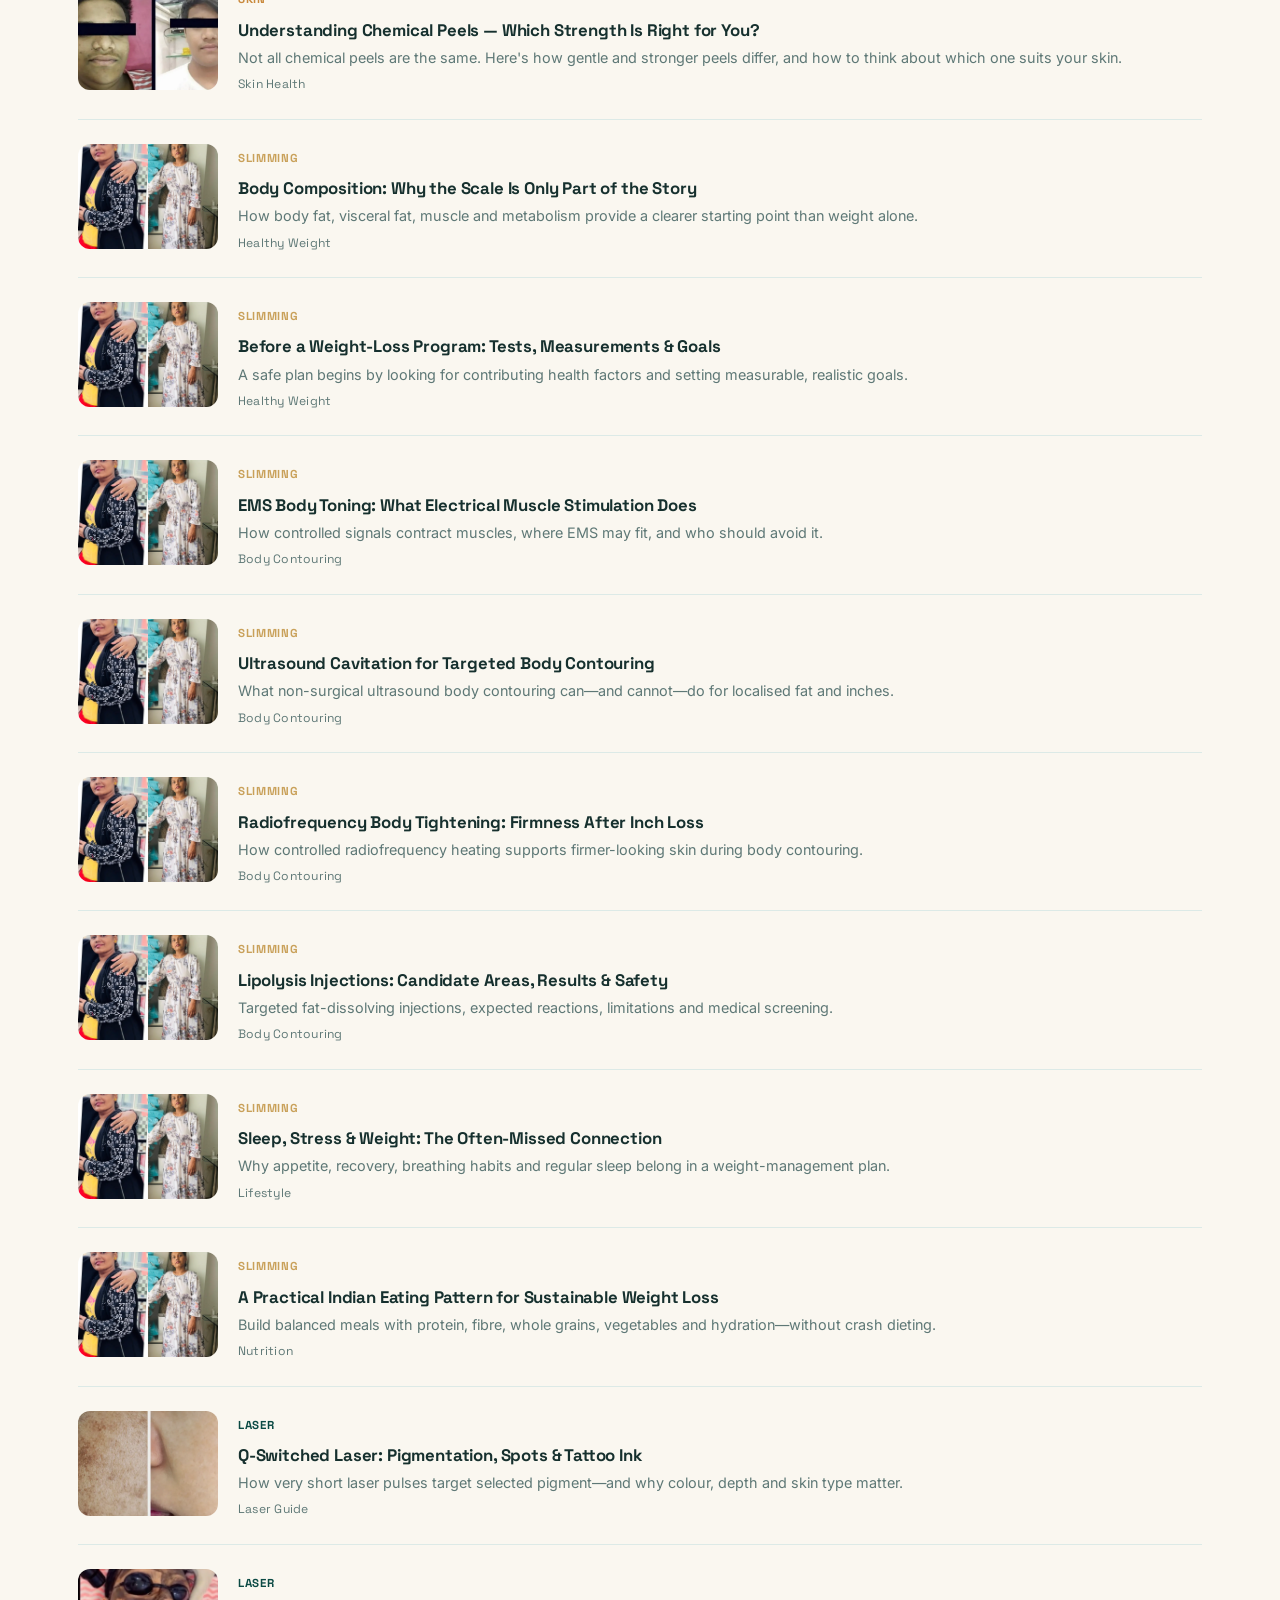
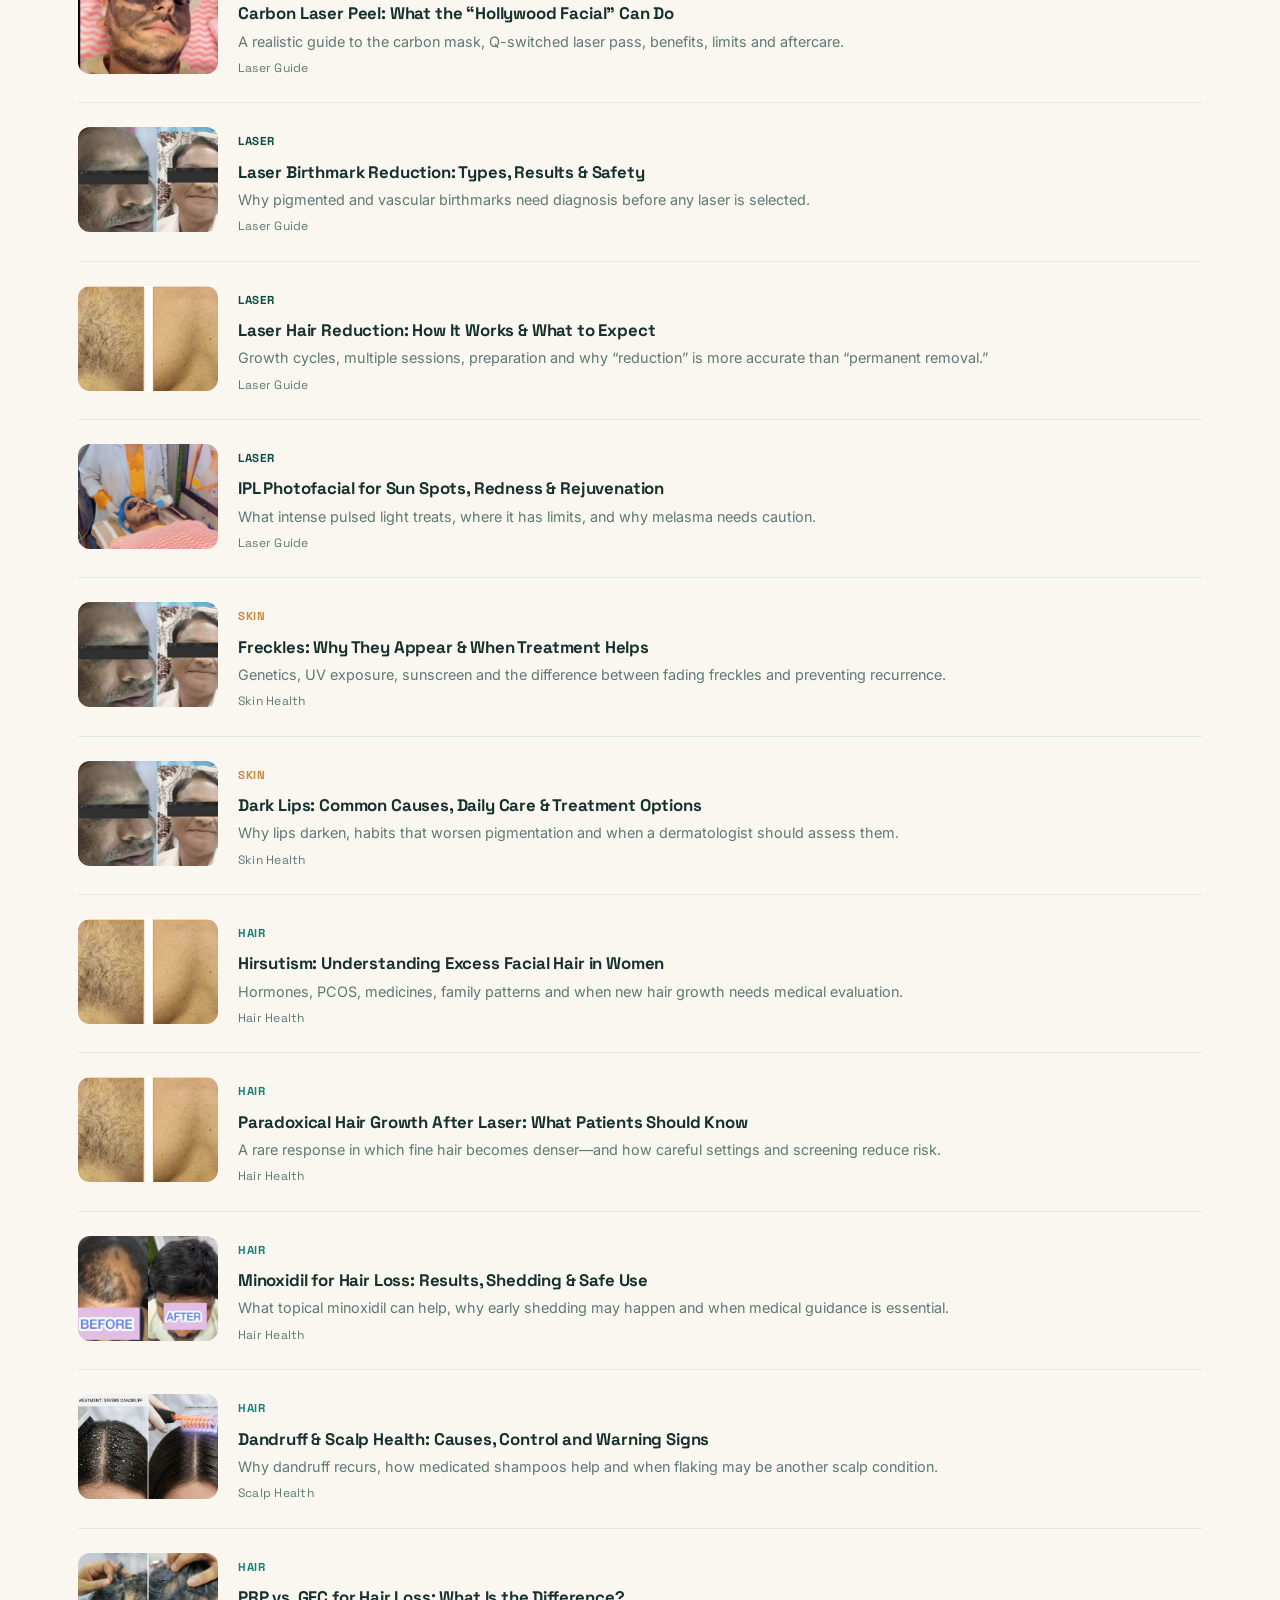
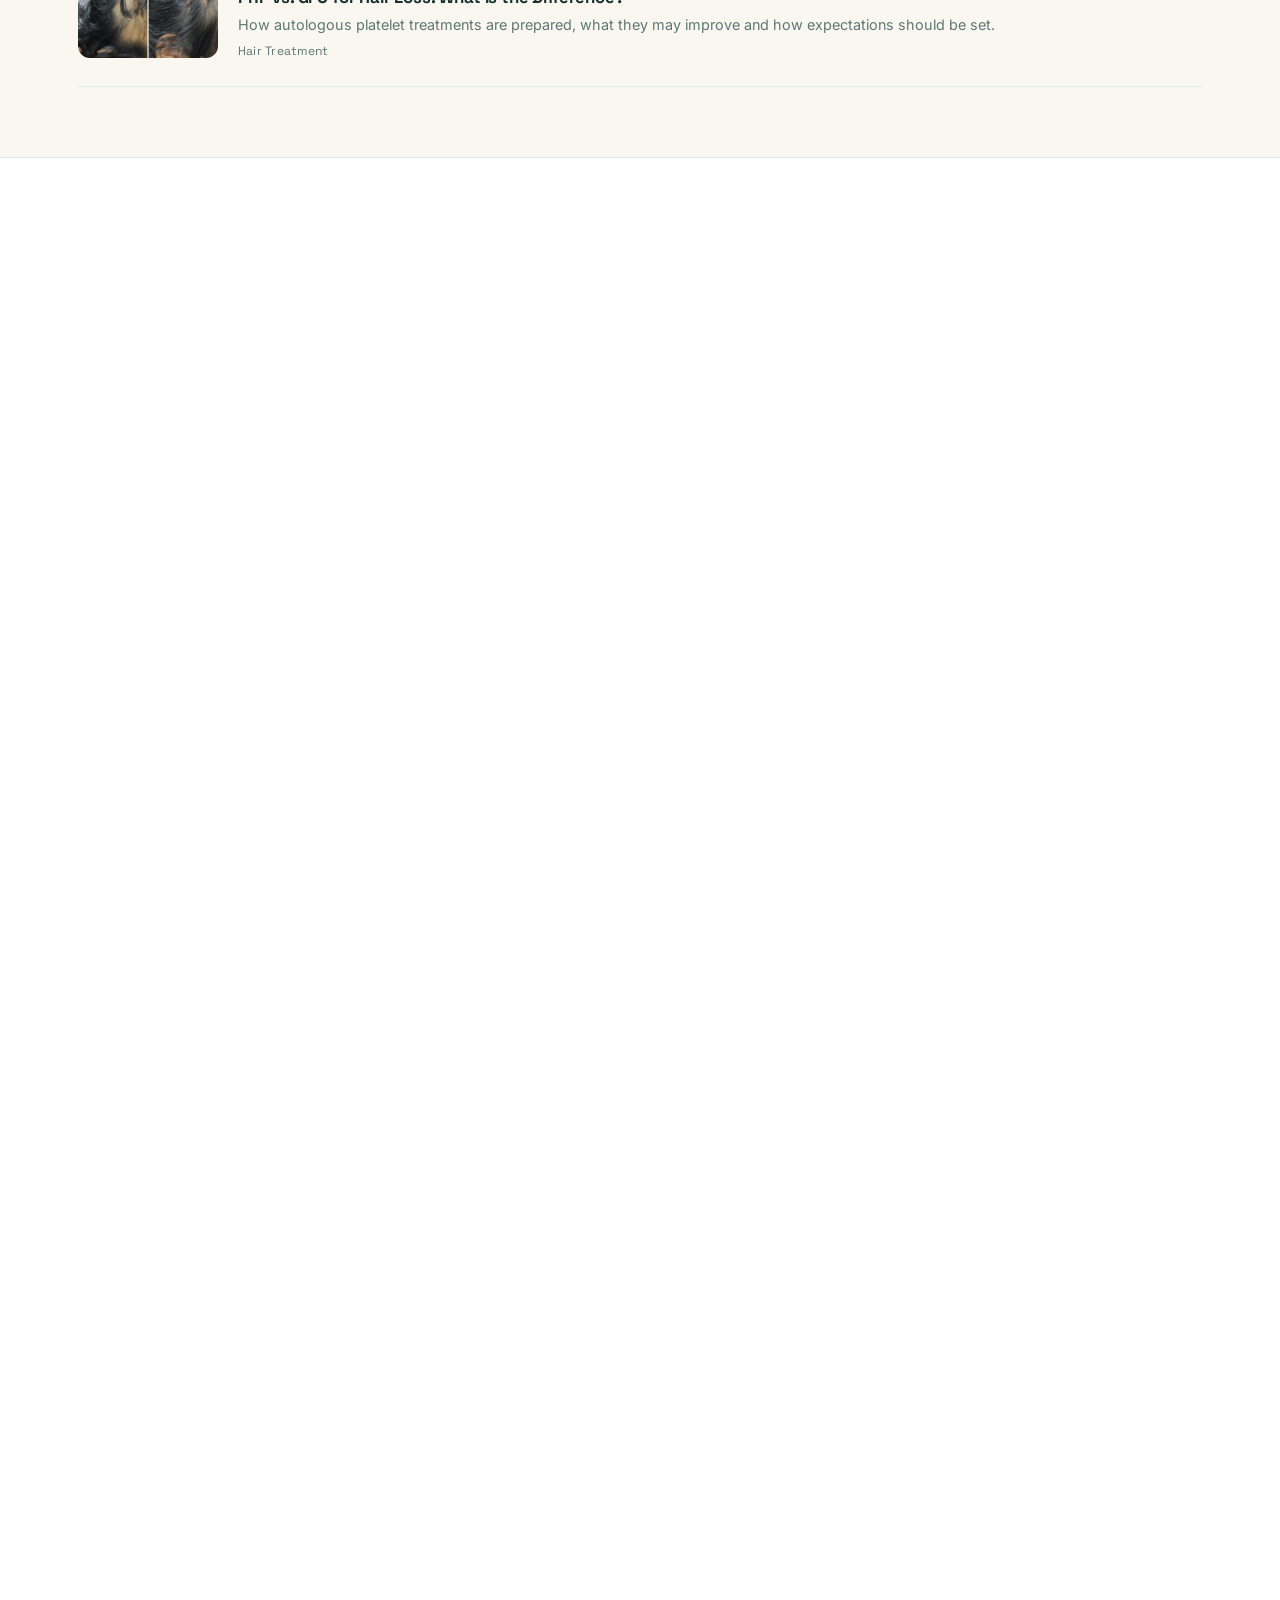
<file: blog.html>
<!doctype html>
<html lang="en">

<head>
  <!-- Google tag (gtag.js) -->
  <script async src="https://www.googletagmanager.com/gtag/js?id=G-RN3M9ZSSB7"></script>
  <script>
    window.dataLayer = window.dataLayer || [];
    function gtag(){dataLayer.push(arguments);}
    gtag('js', new Date());

    gtag('config', 'G-RN3M9ZSSB7');
  </script>
  <meta charset="UTF-8" />
  <meta name="viewport" content="width=device-width, initial-scale=1.0" />
  <title>Blog — Dr. Tupe's Skin &amp; Hair Clinic</title>
  <meta name="description"
    content="Patient education from Dr. Tupe's Skin, Hair, Laser &amp; Slimming Clinic in Bhandup West, Mumbai — understand your skin and hair before you book a treatment." />
  <link rel="preconnect" href="https://fonts.googleapis.com" />
  <link rel="preconnect" href="https://fonts.gstatic.com" crossorigin />
  <link
    href="https://fonts.googleapis.com/css2?family=Fraunces:opsz,wght@9..144,400;9..144,500;9..144,600;9..144,700&family=Inter:wght@400;500;600;700&family=Space+Grotesk:wght@500;600;700&display=swap"
    rel="stylesheet" />
  <link rel="stylesheet" href="styles.css" />
</head>

<body>
  <header>
    <div class="nav">
      <a href="index.html#home" class="brand">
        <img loading="eager" decoding="async" class="brand-mark" src="images/logo.webp" alt="Dr. Tupe's Aesthetic Clinic logo" />
        <span>
          <span class="brand-full">Dr. Tupe's Skin &amp; Hair Clinic</span>
          <span class="brand-short">Dr Tupe's</span>
          <small>Bhandup West, Mumbai</small>
        </span>
      </a>
      <nav class="links" id="navLinks">
        <a href="index.html#doctors">About Us</a>
        <div class="nav-item-dropdown">
          <a href="index.html#services">Services</a>
          <div class="dropdown-menu">
            <a href="index.html#services-skin-treatment" data-tab-link="skin" data-subtab-link="skin-treatment">Skin Treatment</a>
            <a href="index.html#services-cosmetic-treatment" data-tab-link="skin" data-subtab-link="cosmetic-treatment">Cosmetic Treatment</a>
            <a href="index.html#services-hair" data-tab-link="hair">Hair</a>
            <a href="index.html#services-laser" data-tab-link="laser">Laser</a>
            <a href="index.html#services-slim" data-tab-link="slim">Slimming</a>
          </div>
        </div>
        <a href="gallery.html">Gallery</a>
        <a href="blog.html" style="color: var(--pine); font-weight: 700">Blog</a>
        <a href="index.html#testimonials">Testimonials</a>
        <a href="index.html#contact">Contact</a>
      </nav>
      <div class="nav-actions">
        <div class="lang-toggle" id="langToggle">
          <button data-lang="en" class="active">EN</button>
          <button data-lang="hi">हिं</button>
          <button data-lang="mr">मर</button>
        </div>
        <a href="tel:+919769657185" class="btn btn-outline"><span class="long">Call</span> 📞</a>
        <button class="menu-toggle" id="menuToggle" aria-label="Menu">
          ☰
        </button>
      </div>
    </div>
  </header>

  <main>
    <!-- MASTHEAD -->
    <section class="blog-masthead" id="home">
      <div class="wrap">
        <div class="blog-masthead-top reveal">
          <span class="blog-kicker">From The Clinic</span>
          <h1 class="blog-wordmark">The Skin &amp; Hair Journal</h1>
          <p class="blog-masthead-sub">
            Straight answers on common skin and hair concerns — what's
            normal, what's worth a visit, and what to expect from
            treatment — written by Dr. Tupe's Clinic.
          </p>
        </div>
        <nav class="blog-category-nav blog-filter-tabs">
          <button class="blog-cat-link active" data-blog-filter="all">All Stories</button>
          <button class="blog-cat-link" data-blog-filter="skin">Skin</button>
          <button class="blog-cat-link" data-blog-filter="hair">Hair</button>
          <button class="blog-cat-link" data-blog-filter="laser">Laser</button>
          <button class="blog-cat-link" data-blog-filter="slimming">Slimming</button>
        </nav>
      </div>
    </section>

    <!-- FEATURED STORIES -->
    <section class="blog-featured">
      <div class="wrap blog-featured-grid">
        <a class="blog-entry blog-feature-main reveal" href="#which-facial-is-right-for-you" data-category="skin">
          <div class="blog-feature-img"><img src="images/hydrafacial.webp" alt="Guide to choosing a facial treatment" loading="lazy" decoding="async" /></div>
          <span class="blog-tag tag-skin">Skin</span>
          <h2>Which Facial Is Right for You? A Guide to Our Treatments</h2>
          <p>
            HydraFacial, Photo Facial, Vampire Facial, Korean Glass — with
            this many options, here's how to match a facial to what you're
            actually trying to fix.
          </p>
          <span class="blog-meta">Dr. Tupe's Clinic · Skin Health</span>
        </a>
        <div class="blog-feature-side">
          <a class="blog-entry blog-feature-sub reveal" href="#understanding-hair-loss" data-category="hair">
            <div class="blog-feature-img"><img src="images/hairloss_management.webp" alt="Understanding hair loss causes" loading="lazy" decoding="async" /></div>
            <span class="blog-tag tag-hair">Hair</span>
            <h3>Why Is My Hair Falling Out? Understanding the Causes</h3>
            <span class="blog-meta">Hair Health</span>
          </a>
          <a class="blog-entry blog-feature-sub reveal" href="#moles-warts-skin-tags-corns" data-category="skin">
            <div class="blog-feature-img"><img src="images/wart_removal.webp" alt="Moles, warts, skin tags and corns comparison" loading="lazy" decoding="async" /></div>
            <span class="blog-tag tag-skin">Skin</span>
            <h3>Moles, Warts, Skin Tags &amp; Corns — How to Tell Them Apart</h3>
            <span class="blog-meta">Skin Health</span>
          </a>
        </div>
      </div>
    </section>

    <!-- MORE STORIES -->
    <section class="blog-list-section">
      <div class="wrap">
        <h2 class="blog-list-heading">More Stories</h2>
        <div class="blog-list">
          <a class="blog-entry blog-list-row reveal" href="#why-medi-facial" data-category="skin">
            <div class="blog-list-thumb"><img src="images/medifacial.webp" alt="Medi facial treatments" loading="lazy" decoding="async" /></div>
            <div class="blog-list-body">
              <span class="blog-tag tag-skin">Skin</span>
              <h3>Why Medi Facial? Types &amp; Benefits at Dr. Tupe's Clinic</h3>
              <p>
                "Medi facial" isn't one treatment — it's an entire category.
                Here's what makes a facial medical-grade, and a full guide
                to every type we offer.
              </p>
              <span class="blog-meta">Skin Health</span>
            </div>
          </a>
          <a class="blog-entry blog-list-row reveal" href="#pigmentation-and-melasma" data-category="skin">
            <div class="blog-list-thumb"><img src="images/pigmentation.webp" alt="Pigmentation and melasma explained" loading="lazy" decoding="async" /></div>
            <div class="blog-list-body">
              <span class="blog-tag tag-skin">Skin</span>
              <h3>Pigmentation &amp; Melasma — What Actually Works</h3>
              <p>
                "Pigmentation" gets used as a catch-all term, but sun-damage
                pigmentation and melasma respond very differently to
                treatment. Here's the distinction, and why it matters.
              </p>
              <span class="blog-meta">Skin Health</span>
            </div>
          </a>
          <a class="blog-entry blog-list-row reveal" href="#understanding-chemical-peels" data-category="skin">
            <div class="blog-list-thumb"><img src="images/peels.webp" alt="Chemical peels explained" loading="lazy" decoding="async" /></div>
            <div class="blog-list-body">
              <span class="blog-tag tag-skin">Skin</span>
              <h3>Understanding Chemical Peels — Which Strength Is Right for You?</h3>
              <p>
                Not all chemical peels are the same. Here's how gentle and
                stronger peels differ, and how to think about which one
                suits your skin.
              </p>
              <span class="blog-meta">Skin Health</span>
            </div>
          </a>
          <a class="blog-entry blog-list-row reveal" href="#body-composition-beyond-bmi" data-category="slimming"><div class="blog-list-thumb"><img src="images/weightloss.webp" alt="Body composition analysis" loading="lazy" decoding="async" /></div><div class="blog-list-body"><span class="blog-tag tag-slimming">Slimming</span><h3>Body Composition: Why the Scale Is Only Part of the Story</h3><p>How body fat, visceral fat, muscle and metabolism provide a clearer starting point than weight alone.</p><span class="blog-meta">Healthy Weight</span></div></a>
          <a class="blog-entry blog-list-row reveal" href="#medical-weight-loss-assessment" data-category="slimming"><div class="blog-list-thumb"><img src="images/weightloss.webp" alt="Medical weight-loss assessment" loading="lazy" decoding="async" /></div><div class="blog-list-body"><span class="blog-tag tag-slimming">Slimming</span><h3>Before a Weight-Loss Program: Tests, Measurements &amp; Goals</h3><p>A safe plan begins by looking for contributing health factors and setting measurable, realistic goals.</p><span class="blog-meta">Healthy Weight</span></div></a>
          <a class="blog-entry blog-list-row reveal" href="#ems-body-toning" data-category="slimming"><div class="blog-list-thumb"><img src="images/weightloss.webp" alt="EMS body toning" loading="lazy" decoding="async" /></div><div class="blog-list-body"><span class="blog-tag tag-slimming">Slimming</span><h3>EMS Body Toning: What Electrical Muscle Stimulation Does</h3><p>How controlled signals contract muscles, where EMS may fit, and who should avoid it.</p><span class="blog-meta">Body Contouring</span></div></a>
          <a class="blog-entry blog-list-row reveal" href="#ultrasound-cavitation-guide" data-category="slimming"><div class="blog-list-thumb"><img src="images/weightloss.webp" alt="Ultrasound cavitation" loading="lazy" decoding="async" /></div><div class="blog-list-body"><span class="blog-tag tag-slimming">Slimming</span><h3>Ultrasound Cavitation for Targeted Body Contouring</h3><p>What non-surgical ultrasound body contouring can—and cannot—do for localised fat and inches.</p><span class="blog-meta">Body Contouring</span></div></a>
          <a class="blog-entry blog-list-row reveal" href="#radiofrequency-skin-tightening" data-category="slimming"><div class="blog-list-thumb"><img src="images/weightloss.webp" alt="Radiofrequency skin tightening" loading="lazy" decoding="async" /></div><div class="blog-list-body"><span class="blog-tag tag-slimming">Slimming</span><h3>Radiofrequency Body Tightening: Firmness After Inch Loss</h3><p>How controlled radiofrequency heating supports firmer-looking skin during body contouring.</p><span class="blog-meta">Body Contouring</span></div></a>
          <a class="blog-entry blog-list-row reveal" href="#lipolysis-injections-guide" data-category="slimming"><div class="blog-list-thumb"><img src="images/weightloss.webp" alt="Lipolysis injection consultation" loading="lazy" decoding="async" /></div><div class="blog-list-body"><span class="blog-tag tag-slimming">Slimming</span><h3>Lipolysis Injections: Candidate Areas, Results &amp; Safety</h3><p>Targeted fat-dissolving injections, expected reactions, limitations and medical screening.</p><span class="blog-meta">Body Contouring</span></div></a>
          <a class="blog-entry blog-list-row reveal" href="#sleep-stress-and-weight" data-category="slimming"><div class="blog-list-thumb"><img src="images/weightloss.webp" alt="Sleep stress and healthy weight" loading="lazy" decoding="async" /></div><div class="blog-list-body"><span class="blog-tag tag-slimming">Slimming</span><h3>Sleep, Stress &amp; Weight: The Often-Missed Connection</h3><p>Why appetite, recovery, breathing habits and regular sleep belong in a weight-management plan.</p><span class="blog-meta">Lifestyle</span></div></a>
          <a class="blog-entry blog-list-row reveal" href="#balanced-indian-weight-loss-plate" data-category="slimming"><div class="blog-list-thumb"><img src="images/weightloss.webp" alt="Balanced Indian meals" loading="lazy" decoding="async" /></div><div class="blog-list-body"><span class="blog-tag tag-slimming">Slimming</span><h3>A Practical Indian Eating Pattern for Sustainable Weight Loss</h3><p>Build balanced meals with protein, fibre, whole grains, vegetables and hydration—without crash dieting.</p><span class="blog-meta">Nutrition</span></div></a>
          <a class="blog-entry blog-list-row reveal" href="#q-switch-laser-guide" data-category="laser"><div class="blog-list-thumb"><img src="images/Q_Switch_laser.webp" alt="Q-switched laser treatment" loading="lazy" decoding="async" /></div><div class="blog-list-body"><span class="blog-tag tag-laser">Laser</span><h3>Q-Switched Laser: Pigmentation, Spots &amp; Tattoo Ink</h3><p>How very short laser pulses target selected pigment—and why colour, depth and skin type matter.</p><span class="blog-meta">Laser Guide</span></div></a>
          <a class="blog-entry blog-list-row reveal" href="#carbon-laser-peel-guide" data-category="laser"><div class="blog-list-thumb"><img src="images/carbon_laser_.webp" alt="Carbon laser facial" loading="lazy" decoding="async" /></div><div class="blog-list-body"><span class="blog-tag tag-laser">Laser</span><h3>Carbon Laser Peel: What the “Hollywood Facial” Can Do</h3><p>A realistic guide to the carbon mask, Q-switched laser pass, benefits, limits and aftercare.</p><span class="blog-meta">Laser Guide</span></div></a>
          <a class="blog-entry blog-list-row reveal" href="#laser-birthmark-reduction" data-category="laser"><div class="blog-list-thumb"><img src="images/pigmentation.webp" alt="Laser birthmark assessment" loading="lazy" decoding="async" /></div><div class="blog-list-body"><span class="blog-tag tag-laser">Laser</span><h3>Laser Birthmark Reduction: Types, Results &amp; Safety</h3><p>Why pigmented and vascular birthmarks need diagnosis before any laser is selected.</p><span class="blog-meta">Laser Guide</span></div></a>
          <a class="blog-entry blog-list-row reveal" href="#laser-hair-reduction-guide" data-category="laser"><div class="blog-list-thumb"><img src="images/laser_hair_removal.webp" alt="Laser hair reduction" loading="lazy" decoding="async" /></div><div class="blog-list-body"><span class="blog-tag tag-laser">Laser</span><h3>Laser Hair Reduction: How It Works &amp; What to Expect</h3><p>Growth cycles, multiple sessions, preparation and why “reduction” is more accurate than “permanent removal.”</p><span class="blog-meta">Laser Guide</span></div></a>
          <a class="blog-entry blog-list-row reveal" href="#ipl-photofacial-guide" data-category="laser"><div class="blog-list-thumb"><img src="images/photofacial.webp" alt="IPL photofacial" loading="lazy" decoding="async" /></div><div class="blog-list-body"><span class="blog-tag tag-laser">Laser</span><h3>IPL Photofacial for Sun Spots, Redness &amp; Rejuvenation</h3><p>What intense pulsed light treats, where it has limits, and why melasma needs caution.</p><span class="blog-meta">Laser Guide</span></div></a>
          <a class="blog-entry blog-list-row reveal" href="#freckles-causes-and-care" data-category="skin"><div class="blog-list-thumb"><img src="images/pigmentation.webp" alt="Freckles and sun protection" loading="lazy" decoding="async" /></div><div class="blog-list-body"><span class="blog-tag tag-skin">Skin</span><h3>Freckles: Why They Appear &amp; When Treatment Helps</h3><p>Genetics, UV exposure, sunscreen and the difference between fading freckles and preventing recurrence.</p><span class="blog-meta">Skin Health</span></div></a>
          <a class="blog-entry blog-list-row reveal" href="#dark-lips-causes-care" data-category="skin"><div class="blog-list-thumb"><img src="images/pigmentation.webp" alt="Lip pigmentation care" loading="lazy" decoding="async" /></div><div class="blog-list-body"><span class="blog-tag tag-skin">Skin</span><h3>Dark Lips: Common Causes, Daily Care &amp; Treatment Options</h3><p>Why lips darken, habits that worsen pigmentation and when a dermatologist should assess them.</p><span class="blog-meta">Skin Health</span></div></a>
          <a class="blog-entry blog-list-row reveal" href="#hirsutism-excess-facial-hair" data-category="hair"><div class="blog-list-thumb"><img src="images/laser_hair_removal.webp" alt="Hirsutism and facial hair" loading="lazy" decoding="async" /></div><div class="blog-list-body"><span class="blog-tag tag-hair">Hair</span><h3>Hirsutism: Understanding Excess Facial Hair in Women</h3><p>Hormones, PCOS, medicines, family patterns and when new hair growth needs medical evaluation.</p><span class="blog-meta">Hair Health</span></div></a>
          <a class="blog-entry blog-list-row reveal" href="#paradoxical-hair-growth-after-laser" data-category="hair"><div class="blog-list-thumb"><img src="images/laser_hair_removal.webp" alt="Paradoxical hair growth after laser" loading="lazy" decoding="async" /></div><div class="blog-list-body"><span class="blog-tag tag-hair">Hair</span><h3>Paradoxical Hair Growth After Laser: What Patients Should Know</h3><p>A rare response in which fine hair becomes denser—and how careful settings and screening reduce risk.</p><span class="blog-meta">Hair Health</span></div></a>
          <a class="blog-entry blog-list-row reveal" href="#minoxidil-hair-loss-guide" data-category="hair"><div class="blog-list-thumb"><img src="images/hairloss_management.webp" alt="Minoxidil hair-loss treatment guidance" loading="lazy" decoding="async" /></div><div class="blog-list-body"><span class="blog-tag tag-hair">Hair</span><h3>Minoxidil for Hair Loss: Results, Shedding &amp; Safe Use</h3><p>What topical minoxidil can help, why early shedding may happen and when medical guidance is essential.</p><span class="blog-meta">Hair Health</span></div></a>
          <a class="blog-entry blog-list-row reveal" href="#dandruff-healthy-scalp-guide" data-category="hair"><div class="blog-list-thumb"><img src="images/dandruff.webp" alt="Dandruff and healthy scalp care" loading="lazy" decoding="async" /></div><div class="blog-list-body"><span class="blog-tag tag-hair">Hair</span><h3>Dandruff &amp; Scalp Health: Causes, Control and Warning Signs</h3><p>Why dandruff recurs, how medicated shampoos help and when flaking may be another scalp condition.</p><span class="blog-meta">Scalp Health</span></div></a>
          <a class="blog-entry blog-list-row reveal" href="#prp-vs-gfc-hair-treatment" data-category="hair"><div class="blog-list-thumb"><img src="images/prp.webp" alt="PRP and GFC hair treatment" loading="lazy" decoding="async" /></div><div class="blog-list-body"><span class="blog-tag tag-hair">Hair</span><h3>PRP vs. GFC for Hair Loss: What Is the Difference?</h3><p>How autologous platelet treatments are prepared, what they may improve and how expectations should be set.</p><span class="blog-meta">Hair Treatment</span></div></a>
        </div>
        <p class="blog-empty-note" id="blogEmptyNote" hidden>
          More articles for this category are on the way — check back soon.
        </p>
      </div>
    </section>

    <!-- ARTICLE: Moles, Warts, Skin Tags & Corns -->
    <section id="moles-warts-skin-tags-corns" class="blog-post">
      <div class="blog-post-layout reveal">
        <div class="breadcrumb">
          <a href="blog.html">Blog</a> <span>/</span>
          <span>Moles, Warts, Skin Tags &amp; Corns</span>
        </div>
        <div class="eyebrow">Skin Health</div>
        <h1>Moles, Warts, Skin Tags &amp; Corns — How to Tell Them Apart</h1>
        <p class="sub">
          Almost everyone has at least one of these on their skin — and it's
          easy to lump them all together. But moles, warts, skin tags and
          corns are four genuinely different things, with different causes
          and different reasons you might (or might not) want them looked at.
        </p>
        <img class="blog-post-hero-img" src="images/wart_removal.webp"
          alt="Close-up of skin growths being examined" loading="lazy" decoding="async" />

        <h2>Moles</h2>
        <p>
          A mole (or naevus) is a common skin growth that forms when
          pigment-producing cells called melanocytes cluster together. They
          can appear as small, dark marks or flesh-coloured bumps, and come
          in a range of colours, shapes and sizes. Most people have moles,
          and most develop within the first 30 years of life — though some
          are present from birth, and new ones can appear during puberty,
          pregnancy or other hormonal changes, right up until around age 40.
        </p>
        <p>
          <strong>When to see a doctor:</strong> if a mole has changed in
          size, shape or colour; is painful, itchy, inflamed, bleeding or
          crusty; or if it's a new, unusual mark that hasn't gone away after
          a few weeks. A mole that looks noticeably different from your
          others is also worth a check.
        </p>

        <h2>Warts</h2>
        <p>
          Common warts are caused by the human papillomavirus (HPV) — there
          are more than 100 types of this virus, and only a few cause warts
          on the hands and feet. They're usually rough, raised growths,
          sometimes with tiny dark pinpoint dots at the centre (these are
          just small, clotted blood vessels, not "roots" or "seeds").
        </p>
        <p>
          Warts are benign — they aren't cancerous — but they are
          contagious, spreading through skin-to-skin contact or shared
          objects like towels, washcloths, or damp shower and gym floors.
          Because of that, it's best not to ignore or pick at one, since
          doing so can spread it to other parts of your body.
        </p>

        <h2>Skin Tags</h2>
        <p>
          Skin tags are small, soft, flesh-coloured growths that hang off
          the skin on a thin stalk. They typically appear where skin rubs
          against skin — the neck, armpits, eyelids, groin and under the
          breasts — and are more common in people who are overweight or who
          have folds of skin.
        </p>
        <p>
          They're harmless, and there's no medical need to remove one unless
          it's being irritated by clothing or jewellery, or you'd simply
          like it removed. Having a lot of skin tags can sometimes be worth
          mentioning to your doctor, as it's occasionally linked to
          underlying insulin or cholesterol issues.
        </p>

        <h2>Corns</h2>
        <p>
          Corns are hard, thickened patches of skin that form in response to
          repeated friction or pressure — most often on the heels, balls of
          the feet or sides of the toes, usually from footwear. Unlike
          warts, corns don't have those small dark pinpoint dots, and they
          tend to hurt most when you press directly on them, whereas a wart
          can hurt when squeezed from the sides.
        </p>
        <p>
          Because corns are caused by pressure and friction, well-fitting
          shoes go a long way toward preventing them. A persistent or
          painful corn — or one you're not sure is a corn versus a wart — is
          worth having assessed in person rather than guessing.
        </p>

        <h2>When should I get one checked?</h2>
        <p>
          As a general rule: anything that changes, bleeds, becomes painful,
          or that you're simply unsure about is worth a proper look. Dr.
          Tupe's offers in-clinic assessment and removal for moles, warts,
          skin tags and corns, using an approach suited to each type of
          growth — so you don't have to self-diagnose from a photo online.
        </p>

        <h2>Frequently Asked Questions</h2>
        <div class="faq-list" id="blogFaqList">
          <div class="faq-item open">
            <div class="faq-q">
              <span>Are moles, warts and skin tags the same thing?</span><span class="plus">+</span>
            </div>
            <div class="faq-a">
              <p>
                No — they're genuinely different. Moles form from pigment
                cells, warts are caused by a virus (HPV) and are contagious,
                skin tags are soft harmless growths linked to skin rubbing
                together, and corns are a build-up of hardened skin from
                friction rather than a growth at all.
              </p>
            </div>
          </div>
          <div class="faq-item">
            <div class="faq-q">
              <span>Can a mole become cancerous?</span><span class="plus">+</span>
            </div>
            <div class="faq-a">
              <p>
                It's rare for a common mole to turn into melanoma, the most
                serious type of skin cancer — but that's exactly why doctors
                recommend keeping an eye on your moles and getting any that
                change checked promptly.
              </p>
            </div>
          </div>
          <div class="faq-item">
            <div class="faq-q">
              <span>Do skin tags or moles grow back after removal?</span><span class="plus">+</span>
            </div>
            <div class="faq-a">
              <p>
                A mole or skin tag that's been fully removed by a
                professional typically doesn't grow back. If it does, that's
                usually just a sign a few cells were left behind — not a
                sign of anything cancerous.
              </p>
            </div>
          </div>
          <div class="faq-item">
            <div class="faq-q">
              <span>Are warts contagious?</span><span class="plus">+</span>
            </div>
            <div class="faq-a">
              <p>
                Yes — warts are caused by HPV and can spread through
                skin-to-skin contact or shared items like towels, which is
                one more reason not to pick at or ignore one.
              </p>
            </div>
          </div>
          <div class="faq-item">
            <div class="faq-q">
              <span>How do I know if it's a corn or a wart on my foot?</span><span class="plus">+</span>
            </div>
            <div class="faq-a">
              <p>
                They can look alike, but corns don't usually have the small
                dark dots warts often show, and they tend to hurt most under
                direct pressure. If you're not sure, it's best to have it
                looked at rather than guess.
              </p>
            </div>
          </div>
        </div>

        <div class="blog-cta">
          <h3>Considering a mole, wart or skin tag removed?</h3>
          <p>Message us on WhatsApp, or walk in — no appointment necessary.</p>
          <a href="https://wa.me/919769657185" target="_blank" rel="noopener" class="btn btn-primary">Message on WhatsApp</a>
        </div>
      </div>
    </section>

    <!-- ARTICLE: Pigmentation & Melasma -->
    <section id="pigmentation-and-melasma" class="blog-post">
      <div class="blog-post-layout reveal">
        <div class="breadcrumb">
          <a href="blog.html">Blog</a> <span>/</span>
          <span>Pigmentation &amp; Melasma</span>
        </div>
        <div class="eyebrow">Skin Health</div>
        <h1>Pigmentation &amp; Melasma — What Actually Works</h1>
        <p class="sub">
          "Pigmentation" gets used as a catch-all term for any dark patch on
          the skin — but not all pigmentation is the same, and treatments
          that work brilliantly for one cause can do very little for
          another. Here's the distinction that actually matters.
        </p>
        <img class="blog-post-hero-img" src="images/pigmentation.webp" alt="Pigmentation and melasma on skin" loading="lazy" decoding="async" />

        <h2>What causes pigmentation?</h2>
        <p>
          Pigmentation is skin that appears darker than the skin around it,
          caused by excess melanin production. The trigger behind that
          excess melanin varies — sun exposure and sun damage are leading
          causes, but hormonal changes, certain medications, and
          skin injury or inflammation can all trigger it too.
        </p>

        <h2>Sun-damage pigmentation vs. melasma</h2>
        <p>Selected <a href="#why-medi-facial">Medi Facials</a> may support surface brightening and hydration alongside a dermatologist-led pigmentation plan. They do not replace diagnosis, sunscreen or treatment of the underlying cause.</p>
        <p>
          This is the distinction that matters most for treatment. Light-based
          treatments such as IPL Photofacial are genuinely effective at
          fading pigmentation caused by sun damage. But that same treatment
          is <strong>not</strong> effective on hyperpigmentation caused by
          hormones or certain medications — which is what melasma usually
          is. It's a common mix-up, since photofacials are sometimes
          marketed as a melasma treatment when the evidence for that is
          weak.
        </p>

        <h2>Is there a permanent cure for melasma?</h2>
        <p>
          Not currently. Most cases of melasma fade with time, and
          especially with consistent sun protection — but there's no single
          treatment that reliably makes it disappear for good. Melasma is
          best thought of as something to manage and keep under control,
          rather than eliminate in one sitting.
        </p>

        <h2>What if I have darker skin?</h2>
        <p>
          Light-based procedures like IPL are generally not recommended for
          people with darker skin tones, regardless of what's causing the
          pigmentation. If this applies to you, other approaches — such as
          targeted peels or topical routines — are usually a better
          starting point, and worth discussing with the doctor directly.
        </p>

        <h2>So what actually helps?</h2>
        <p>
          Daily sun protection is the single most useful thing for any type
          of pigmentation, regardless of cause. Beyond that, the right
          in-clinic treatment depends on identifying what's actually
          causing your pigmentation — which is exactly why this is worth an
          in-person assessment rather than picking a treatment off a menu.
        </p>

        <h2>Frequently Asked Questions</h2>
        <div class="faq-list">
          <div class="faq-item open">
            <div class="faq-q"><span>Does Photofacial remove melasma?</span><span class="plus">+</span></div>
            <div class="faq-a"><p>Not reliably. Photofacials are effective on pigmentation caused by sun damage, but not on pigmentation caused by hormones or medication — which is usually what melasma is.</p></div>
          </div>
          <div class="faq-item">
            <div class="faq-q"><span>How many sessions does pigmentation treatment need?</span><span class="plus">+</span></div>
            <div class="faq-a"><p>For sun-damage pigmentation, most people need one to three sessions, with results building gradually as collagen production increases.</p></div>
          </div>
          <div class="faq-item">
            <div class="faq-q"><span>Can pigmentation treatment reduce pore size too?</span><span class="plus">+</span></div>
            <div class="faq-a"><p>Some pigmentation treatments, like IPL, can also help reduce pore size and improve broken facial veins as a side benefit, alongside fading dark spots.</p></div>
          </div>
        </div>

        <div class="blog-cta">
          <h3>Not sure which type of pigmentation you have?</h3>
          <p>Message us on WhatsApp, or walk in — no appointment necessary.</p>
          <a href="https://wa.me/919769657185" target="_blank" rel="noopener" class="btn btn-primary">Message on WhatsApp</a>
        </div>
      </div>
    </section>

    <!-- ARTICLE: Understanding Chemical Peels -->
    <section id="understanding-chemical-peels" class="blog-post">
      <div class="blog-post-layout reveal">
        <div class="breadcrumb">
          <a href="blog.html">Blog</a> <span>/</span>
          <span>Understanding Chemical Peels</span>
        </div>
        <div class="eyebrow">Skin Health</div>
        <h1>Understanding Chemical Peels — Which Strength Is Right for You?</h1>
        <p class="sub">
          "Chemical peel" covers a wide range of treatments, from very
          gentle to quite intensive. Here's what a peel actually does, and
          how the options we offer differ.
        </p>
        <img class="blog-post-hero-img" src="images/peels.webp" alt="Chemical peel treatment" loading="lazy" decoding="async" />

        <h2>What does a chemical peel actually do?</h2>
        <p>
          A chemical peel uses a controlled acid solution to exfoliate the
          outer layer of skin, encouraging the skin underneath — smoother
          and more even in tone — to come through. Different acids work at
          different depths and speeds, which is why peels aren't one-size-fits-all.
        </p>

        <h2>Mandelic acid peel — the gentle option</h2>
        <p>Chemical peels may also form part of a customised <a href="#why-medi-facial">Medi Facial</a>. The acid, strength and contact time must be chosen for your skin type and concern.</p>
        <p>
          Mandelic acid has a larger molecule than most other peel acids,
          which gives it a naturally low irritation factor — typically with
          only light to no visible peeling. That makes it a good starting
          point if you have sensitive skin or haven't had a peel before. It
          still meaningfully improves tone and texture, reduces the
          appearance of large pores, and helps loosen blackheads.
        </p>

        <h2>Vitamin C / citrus peel — for brightening</h2>
        <p>
          This peel combines concentrated Vitamin C with natural fruit
          acids (citric, lactic or glycolic) to exfoliate dead skin cells,
          fade pigmentation, and boost collagen. It's a good fit if
          brightening and evening out tone is your main goal.
        </p>

        <h2>How to choose</h2>
        <p>
          As a general rule: if you're newer to peels or have sensitive or
          acne-prone skin, start gentle. If pigmentation or dullness is your
          main concern and your skin tolerates actives well, a Vitamin C or
          citrus-based peel tends to show more visible brightening. The
          clinic will also factor in your skin's current condition — active
          breakouts, rashes or broken skin usually mean waiting until that's
          settled before doing any peel.
        </p>

        <h2>What to expect afterward</h2>
        <p>
          Mild redness right after treatment is normal and typically settles
          within a day or two. Skin usually looks noticeably fresher within
          24–48 hours. Since freshly peeled skin is more sensitive to the
          sun, daily sun protection afterward matters more than usual.
        </p>

        <h2>Frequently Asked Questions</h2>
        <div class="faq-list">
          <div class="faq-item open">
            <div class="faq-q"><span>Do chemical peels hurt?</span><span class="plus">+</span></div>
            <div class="faq-a"><p>Gentler peels like mandelic acid cause little to no discomfort. You may feel some mild tingling or warmth during treatment, which settles quickly.</p></div>
          </div>
          <div class="faq-item">
            <div class="faq-q"><span>Will my skin visibly peel afterward?</span><span class="plus">+</span></div>
            <div class="faq-a"><p>It depends on the peel. Gentler options like mandelic acid typically cause light to no visible peeling, while other peels may cause more noticeable flaking over the following days.</p></div>
          </div>
          <div class="faq-item">
            <div class="faq-q"><span>Can I get a peel if I have active acne?</span><span class="plus">+</span></div>
            <div class="faq-a"><p>It depends on severity — this is exactly the kind of thing worth a quick in-person assessment first, since active breakouts or broken skin usually need to settle before peeling.</p></div>
          </div>
        </div>

        <div class="blog-cta">
          <h3>Not sure which peel suits your skin?</h3>
          <p>Message us on WhatsApp, or walk in — no appointment necessary.</p>
          <a href="https://wa.me/919769657185" target="_blank" rel="noopener" class="btn btn-primary">Message on WhatsApp</a>
        </div>
      </div>
    </section>

    <!-- ARTICLE: Why Medi Facial -->
    <section id="why-medi-facial" class="blog-post">
      <div class="blog-post-layout reveal">
        <div class="breadcrumb">
          <a href="blog.html">Blog</a> <span>/</span>
          <span>Why Medi Facial?</span>
        </div>
        <div class="eyebrow">Skin Health</div>
        <h1>Why Medi Facial? Types &amp; Benefits at Dr. Tupe's Clinic</h1>
        <p class="sub">
          "Medi facial" gets used loosely, but it actually means something
          specific: a skin treatment built on clinically proven,
          science-based products and devices, rather than a standard salon
          facial. Here's what that means, and a full guide to the types we
          offer.
        </p>
        <img class="blog-post-hero-img" src="images/medifacial.webp" alt="Medi facial treatment" loading="lazy" decoding="async" />

        <h2>What makes a facial "medi-grade"?</h2>
        <p>
          Medi facials are skin-transformation treatments formulated to
          improve overall skin condition — not just a relaxing cleanse. At
          Dr. Tupe's Clinic, that means selecting high-quality,
          science-based products to revitalise, heal and refresh skin using
          clinically proven ingredients and high-tech devices. Depending on
          the treatment, that can mean combining devices like ultrasonics,
          meso-poration and laser with actives like vitamins, serums,
          chemical peels and plant extracts — matched to what your skin
          actually needs.
        </p>

        <h2>What results can you expect, and when?</h2>
        <p>
          Most people see healthy, hydrated skin within 24 to 48 hours of a
          session. The longer-term benefits — from cell regeneration —
          continue building over the following weeks, which is why a
          course of sessions tends to outperform a single one-off visit.
        </p>

        <h2>General benefits of Medi Facials</h2>
        <ul>
          <li>Gives radiant, glowing skin</li>
          <li>Reduces blemishes and pigmentation</li>
          <li>Reduces the appearance of open pores</li>
          <li>Tightens skin</li>
          <li>Reduces fine lines and signs of ageing</li>
        </ul>

        <h2>Types of Medi Facial at Dr. Tupe's Clinic</h2>
        <p>
          There's a wide range, each suited to a different concern. Here's
          a guide grouped by what each one is best at.
        </p>

        <h3 style="font-family:'Space Grotesk'; font-size:1.05rem; color:var(--clay); margin:26px 0 10px;">Deep-cleansing &amp; exfoliating</h3>
        <p>
          <strong>HydraFacial</strong> — a gentle, multi-step treatment
          (cleansing, exfoliation, extraction, nourishing serums) suitable
          for every skin type and tone.
          <button type="button" class="learn-more" data-modal-open="hydrafacial">Learn more <span aria-hidden="true">→</span></button>
        </p>
        <p>
          <strong>Diamond / Skin Polishing Facial</strong> — exfoliates and
          detoxifies using diamond-dust microdermabrasion for firmer,
          brighter skin.
          <button type="button" class="learn-more" data-modal-open="diamond-facial">Learn more <span aria-hidden="true">→</span></button>
        </p>
        <p>
          <strong>Korean Glass Facial</strong> — a multi-step K-beauty
          treatment (double cleanse, enzyme peel, microdermabrasion, LED,
          hydrating mask) finished with a hand massage, taking 45 minutes
          to an hour.
          <button type="button" class="learn-more" data-modal-open="korean-glass-facial">Learn more <span aria-hidden="true">→</span></button>
        </p>
        <p>
          <strong>Derma Planing Facial</strong> — uses a fine surgical
          blade for deep exfoliation, removing roughly three weeks' worth
          of dead skin cells in one session with zero downtime.
        </p>
        <p>
          <strong>Micro Derma Peel Facial</strong> — physical exfoliation
          that manually removes dead surface cells for a more even,
          brighter, smoother complexion.
        </p>

        <h3 style="font-family:'Space Grotesk'; font-size:1.05rem; color:var(--clay); margin:26px 0 10px;">Brightening &amp; pigmentation</h3>
        <p>
          <strong>OxyGeno Facial</strong> — a 3-in-1 treatment (Tripolar RF
          for tightening, oxygenation for whitening and exfoliation,
          ultrasound for serum penetration). Not suitable during pregnancy
          or with active acne, eczema, rosacea or sunburned/injured skin.
          <button type="button" class="learn-more" data-modal-open="oxygeno-facial">Learn more <span aria-hidden="true">→</span></button>
        </p>
        <p>
          <strong>Vit. C / Citrus Peel Medi Facial</strong> — concentrated
          Vitamin C and fruit acids to fade dark spots and brighten tone.
          <button type="button" class="learn-more" data-modal-open="vitc-citrus-peel-facial">Learn more <span aria-hidden="true">→</span></button>
        </p>
        <p>
          <strong>Carbon Laser / Hollywood Facial</strong> — liquid carbon
          plus laser to lift out impurities, brighten complexion and clear
          blackheads.
          <button type="button" class="learn-more" data-modal-open="carbon-laser-facial">Learn more <span aria-hidden="true">→</span></button>
        </p>
        <p>
          <strong>Advanced Skin Whitening Peel Facial</strong> — targets
          dark spots and uneven tone, also helping soften the appearance of
          acne scars.
        </p>

        <h3 style="font-family:'Space Grotesk'; font-size:1.05rem; color:var(--clay); margin:26px 0 10px;">Anti-ageing &amp; firming</h3>
        <p>
          <strong>Radiofrequency / Anti-Aging Facial</strong> — RF energy
          activates collagen, adding volume and softening lines while
          hydrating dehydrated skin.
          <button type="button" class="learn-more" data-modal-open="rf-antiaging-facial">Learn more <span aria-hidden="true">→</span></button>
        </p>
        <p>
          <strong>Vampire / PRP Facial</strong> — microneedling combined
          with your own Platelet-Rich Plasma to stimulate collagen regrowth
          and tighten skin.
          <button type="button" class="learn-more" data-modal-open="vampire-facial">Learn more <span aria-hidden="true">→</span></button>
        </p>
        <p>
          <strong>Omega LED Light Facial</strong> — medical-grade LED
          wavelengths for anti-ageing, anti-acne and overall revitalisation.
          <button type="button" class="learn-more" data-modal-open="omega-led-facial">Learn more <span aria-hidden="true">→</span></button>
        </p>
        <p>
          <strong>Meso Magic Facial (Mesotherapy)</strong> — a high
          concentration of vitamins and serums delivered to refresh the
          skin, reduce signs of ageing, brighten tone and boost hydration.
        </p>
        <p>
          <strong>Collagen Facial</strong> — supports the skin's own
          collagen, which naturally declines with age (alongside genetics,
          hormones, environmental exposure and stress) — improving
          hydration, texture and firmness while shrinking the appearance of
          open pores.
        </p>

        <h3 style="font-family:'Space Grotesk'; font-size:1.05rem; color:var(--clay); margin:26px 0 10px;">Acne &amp; scarring</h3>
        <p>
          <strong>Acne Laser Facial</strong> — IPL light pulses that target
          the underlying causes of acne; best for oily, acne-prone or
          congested skin.
          <button type="button" class="learn-more" data-modal-open="acne-laser-facial">Learn more <span aria-hidden="true">→</span></button>
        </p>
        <p>
          <strong>Acne Scar Peel Medifacial</strong> — an intensive
          regeneration treatment that activates skin cell repair and
          increases collagen and elastin.
          <button type="button" class="learn-more" data-modal-open="acne-scars">Learn more <span aria-hidden="true">→</span></button>
        </p>
        <p>
          <strong>Mandelic Peel Medi Facial</strong> — a gentle peel (large
          molecule, low irritation) ideal for acne-prone or sensitive skin,
          with only light to no visible peeling.
          <button type="button" class="learn-more" data-modal-open="mandelic-peel-facial">Learn more <span aria-hidden="true">→</span></button>
        </p>
        <p>
          <strong>Pumpkin Peel Facial</strong> — natural fruit enzymes plus
          Vitamins A, C and E exfoliate gently while zinc and potassium
          calm redness; good against dryness, ageing and acne.
          <button type="button" class="learn-more" data-modal-open="pumpkin-peel-facial">Learn more <span aria-hidden="true">→</span></button>
        </p>

        <h3 style="font-family:'Space Grotesk'; font-size:1.05rem; color:var(--clay); margin:26px 0 10px;">Specialty &amp; combination treatments</h3>
        <p>
          <strong>IPL Photo Facial</strong> — pulses of intense light
          restore skin over a roughly half-hour session, reducing
          pigmentation and large pores while stimulating collagen.
          <button type="button" class="learn-more" data-modal-open="photo-facial">Learn more <span aria-hidden="true">→</span></button>
        </p>
        <p>
          <strong>Ozone High Frequency Facial</strong> — increases oxygen
          to the skin to improve texture, tone and glow, and to help treat
          acne, while aiding lymphatic drainage.
        </p>
        <p>
          <strong>Fire &amp; Ice Facial / Red Carpet Facial</strong> — a
          two-mask treatment: one smooths and resurfaces via heat, the
          other hydrates and nurtures via cooling — for smoother, firmer,
          more even-toned skin.
        </p>
        <p>
          <strong>Laser Resurfacing / Rejuvenating Facial</strong> —
          improves uneven skin tone, forehead wrinkles, sagging and
          thinning skin, and can help with chickenpox scars, pigmentation
          and acne scars.
        </p>

        <h2>Aftercare: Do's and Don'ts</h2>
        <p>Getting the most out of a medi facial has as much to do with aftercare as the session itself.</p>
        <ul>
          <li><strong>Do</strong> stay hydrated</li>
          <li><strong>Do</strong> cleanse gently</li>
          <li><strong>Do</strong> use sun protection</li>
          <li><strong>Do</strong> follow the dermatologist's advice</li>
          <li><strong>Do</strong> go for maintenance treatments as recommended</li>
          <li><strong>Don't</strong> visit a steam room or sauna right after</li>
          <li><strong>Don't</strong> wax, shave or indulge in the treated area</li>
          <li><strong>Don't</strong> pick at the skin</li>
          <li><strong>Don't</strong> apply heavy makeup</li>
        </ul>

        <h2>Frequently Asked Questions</h2>
        <div class="faq-list">
          <div class="faq-item open">
            <div class="faq-q"><span>Is a medi facial the same as a regular salon facial?</span><span class="plus">+</span></div>
            <div class="faq-a"><p>No — medi facials use clinically proven, science-based products and devices (like ultrasonics, meso-poration or laser) chosen for your specific skin condition, rather than a standard relaxation-focused facial.</p></div>
          </div>
          <div class="faq-item">
            <div class="faq-q"><span>How soon will I see results?</span><span class="plus">+</span></div>
            <div class="faq-a"><p>Most people notice healthy, hydrated skin within 24–48 hours. Longer-term benefits build over the following weeks as the skin regenerates.</p></div>
          </div>
          <div class="faq-item">
            <div class="faq-q"><span>Which medi facial is right for my skin?</span><span class="plus">+</span></div>
            <div class="faq-a"><p>It depends on your main concern — brightening, acne, ageing or deep cleansing all point toward different options. See our <a href="#which-facial-is-right-for-you">guide to choosing a facial</a>, or message us and we'll help you pick.</p></div>
          </div>
          <div class="faq-item">
            <div class="faq-q"><span>Can I wear makeup right after a medi facial?</span><span class="plus">+</span></div>
            <div class="faq-a"><p>It's best to avoid heavy makeup immediately afterward, along with steam, sauna, waxing, shaving or picking at the treated skin.</p></div>
          </div>
        </div>

        <div class="blog-cta">
          <h3>Not sure which medi facial fits your skin?</h3>
          <p>Message us on WhatsApp, or walk in — no appointment necessary.</p>
          <a href="https://wa.me/919769657185" target="_blank" rel="noopener" class="btn btn-primary">Message on WhatsApp</a>
        </div>
      </div>
    </section>

    <!-- ARTICLE: Which Facial Is Right for You -->
    <section id="which-facial-is-right-for-you" class="blog-post">
      <div class="blog-post-layout reveal">
        <div class="breadcrumb">
          <a href="blog.html">Blog</a> <span>/</span>
          <span>Which Facial Is Right for You?</span>
        </div>
        <div class="eyebrow">Skin Health</div>
        <h1>Which Facial Is Right for You? A Guide to Our Treatments</h1>
        <p class="sub">
          HydraFacial, Photo Facial, Vampire Facial, Korean Glass Facial —
          it's a lot of options, and they're not interchangeable. Here's a
          quick guide, grouped by what you're actually trying to fix.
        </p>

        <h2>For hydration &amp; sensitive skin</h2>
        <p>
          <strong>HydraFacial</strong> is a gentle, multi-step treatment —
          cleansing, exfoliation, extraction and hydrating serums — that's
          customised to your skin type and suitable for pretty much every
          skin type and tone.
        </p>
        <p><button type="button" class="learn-more" data-modal-open="hydrafacial">Learn more about HydraFacial <span aria-hidden="true">→</span></button></p>

        <h2>For pigmentation &amp; sun damage</h2>
        <p>
          <strong>Photo Facial (IPL)</strong> targets discolouration, fine
          lines and large pores using pulses of light, working best on
          pigmentation caused by sun exposure specifically.
        </p>
        <p><button type="button" class="learn-more" data-modal-open="photo-facial">Learn more about Photo Facial <span aria-hidden="true">→</span></button></p>

        <h2>For dullness &amp; congestion</h2>
        <p>
          <strong>OxyGeno Facial</strong> combines RF, oxygenation and
          ultrasound to brighten and tighten in one session, while
          <strong>Carbon Laser (Hollywood) Facial</strong> uses a
          liquid-carbon-and-laser combination to deep-clean pores and clear
          blackheads.
        </p>
        <p>
          <button type="button" class="learn-more" data-modal-open="oxygeno-facial">Learn more about OxyGeno Facial <span aria-hidden="true">→</span></button>
          &nbsp;·&nbsp;
          <button type="button" class="learn-more" data-modal-open="carbon-laser-facial">Learn more about Carbon Laser Facial <span aria-hidden="true">→</span></button>
        </p>

        <h2>For anti-ageing &amp; firmness</h2>
        <p>
          <strong>Radiofrequency / Anti-aging Facial</strong> uses RF energy
          to activate collagen and soften lines, while
          <strong>Vampire Facial</strong> pairs microneedling with PRP to
          stimulate collagen regrowth for a firmer, more youthful look.
        </p>
        <p>
          <button type="button" class="learn-more" data-modal-open="rf-antiaging-facial">Learn more about RF/Anti-aging Facial <span aria-hidden="true">→</span></button>
          &nbsp;·&nbsp;
          <button type="button" class="learn-more" data-modal-open="vampire-facial">Learn more about Vampire Facial <span aria-hidden="true">→</span></button>
        </p>

        <h2>For active breakouts</h2>
        <p>
          <strong>Acne Laser Facial</strong> uses pulses of light to target
          the underlying causes of acne — blackheads, whiteheads and
          pustular breakouts — and is best suited to oily, congested skin.
        </p>
        <p><button type="button" class="learn-more" data-modal-open="acne-laser-facial">Learn more about Acne Laser Facial <span aria-hidden="true">→</span></button></p>

        <h2>For brightening</h2>
        <p>
          <strong>Vit. C / Citrus Peel Medi Facial</strong> is concentrated
          on fading dark spots and boosting radiance, while
          <strong>Korean Glass Facial</strong> is a multi-step, K-beauty
          inspired treatment finished with a hand massage for that
          glass-skin glow.
        </p>
        <p>
          <button type="button" class="learn-more" data-modal-open="vitc-citrus-peel-facial">Learn more about Vit. C / Citrus Peel Facial <span aria-hidden="true">→</span></button>
          &nbsp;·&nbsp;
          <button type="button" class="learn-more" data-modal-open="korean-glass-facial">Learn more about Korean Glass Facial <span aria-hidden="true">→</span></button>
        </p>

        <h2>Still not sure?</h2>
        <p>
          That's normal — with this many options, the fastest way to find
          the right fit is a quick conversation with the doctor about
          what's actually bothering you, rather than guessing from a menu.
        </p>

        <div class="blog-cta">
          <h3>Not sure which facial fits your skin?</h3>
          <p>Message us on WhatsApp, or walk in — no appointment necessary.</p>
          <a href="https://wa.me/919769657185" target="_blank" rel="noopener" class="btn btn-primary">Message on WhatsApp</a>
        </div>
      </div>
    </section>

    <!-- ARTICLE: Understanding Hair Loss -->
    <section id="understanding-hair-loss" class="blog-post">
      <div class="blog-post-layout reveal">
        <div class="breadcrumb">
          <a href="blog.html">Blog</a> <span>/</span>
          <span>Understanding Hair Loss</span>
        </div>
        <div class="eyebrow">Hair Health</div>
        <h1>Why Is My Hair Falling Out? Understanding the Causes</h1>
        <p class="sub">
          Hair loss is rarely just one thing — and it's most often
          temporary. Whether hair is lost entirely or just thinning, it can
          usually be expected to grow back once the underlying cause is
          addressed. Here's a guide to what's commonly behind it.
        </p>
        <img class="blog-post-hero-img" src="images/hairloss_management.webp" alt="Understanding hair loss" loading="lazy" decoding="async" />

        <h2>Genetics &amp; hormones</h2>
        <p>
          <strong>Androgenetic (hereditary) alopecia</strong> is one of the
          most common causes — high levels of DHT in the hair follicles
          shorten hair's natural growth cycle over time. Hormonal shifts
          around <strong>pregnancy</strong> and <strong>menopause</strong>
          can also trigger noticeable shedding, as can hair loss linked to
          ageing scalp cells more generally.
        </p>

        <h2>Stress &amp; life events</h2>
        <p>
          <strong>Telogen effluvium</strong> happens when a larger-than-usual
          number of hairs shift into their resting phase at once — often
          triggered by childbirth, surgery, rapid weight loss, thyroid
          conditions, or day-to-day stress. <strong>Alopecia areata</strong>
          is an autoimmune condition that can cause sudden patchy hair
          loss, often linked to major stress such as work pressure, exams
          or big life changes.
        </p>

        <h2>Styling &amp; hair care habits</h2>
        <p>
          <strong>Traction alopecia</strong> comes from hairstyles that pull
          on the hair repeatedly — tight buns, braids, cornrows or
          extensions. Frequent hair colouring, and rubbing or scratching an
          itchy scalp repeatedly, can also damage hair follicles over time.
        </p>

        <h2>Medications &amp; underlying health conditions</h2>
        <p>
          A number of medications list hair loss as a side effect,
          including some acne treatments, antifungals, antidepressants,
          beta blockers, cholesterol-lowering drugs, thyroid medication,
          and birth control pills. Certain health conditions matter too —
          scalp psoriasis, digestive system issues, and nutritional
          deficiencies (particularly vitamin B12, vitamin C, iron,
          magnesium and vitamin D) can all contribute to shedding.
        </p>

        <h2>Scalp infections &amp; inflammation</h2>
        <p>
          Fungal infections of the scalp (ringworm/tinea capitis) are a
          recognised cause of hair loss — and it's worth knowing that
          dandruff itself is usually a result of an oily scalp, not a
          fungal infection. Inflammation from folliculitis, sunburn, rashes
          or wounds can also affect nearby follicles.
        </p>

        <h2>The good news</h2>
        <p>
          Most hair loss is temporary. Once the underlying cause — whether
          it's stress, a medication, a nutritional gap or a scalp condition
          — is identified and addressed, hair can usually be expected to
          grow back. That's why getting an actual diagnosis matters more
          than guessing at a cause.
        </p>

        <h2>Frequently Asked Questions</h2>
        <div class="faq-list">
          <div class="faq-item open">
            <div class="faq-q"><span>Is dandruff a fungal infection?</span><span class="plus">+</span></div>
            <div class="faq-a"><p>Not usually — dandruff is typically a result of an oily scalp, distinct from a fungal infection like ringworm (tinea capitis), which is a separate cause of hair loss.</p></div>
          </div>
          <div class="faq-item">
            <div class="faq-q"><span>Will my hair grow back?</span><span class="plus">+</span></div>
            <div class="faq-a"><p>In most cases, yes — hair loss is most often temporary, and once the underlying cause is treated, regrowth is the expected outcome.</p></div>
          </div>
          <div class="faq-item">
            <div class="faq-q"><span>Can tight hairstyles really cause hair loss?</span><span class="plus">+</span></div>
            <div class="faq-a"><p>Yes — this is called traction alopecia, caused by repeated pulling from tight buns, braids, cornrows or extensions over time.</p></div>
          </div>
          <div class="faq-item">
            <div class="faq-q"><span>Should I see a doctor for hair loss, or just try supplements?</span><span class="plus">+</span></div>
            <div class="faq-a"><p>Since hair loss has so many possible causes — hormonal, nutritional, autoimmune, medication-related — getting an actual diagnosis first makes any treatment, including supplements, far more likely to work.</p></div>
          </div>
        </div>

        <div class="blog-cta">
          <h3>Noticing more hair fall than usual?</h3>
          <p>Message us on WhatsApp, or walk in — no appointment necessary.</p>
          <a href="https://wa.me/919769657185" target="_blank" rel="noopener" class="btn btn-primary">Message on WhatsApp</a>
        </div>
      </div>
    </section>
    <section id="body-composition-beyond-bmi" class="blog-post"><div class="blog-post-layout reveal"><div class="breadcrumb"><a href="blog.html">Blog</a><span>/</span><span>Body Composition</span></div><span class="blog-tag tag-slimming">Slimming</span><h1>Body Composition: Why the Scale Is Only Part of the Story</h1><p class="blog-intro">Two people can weigh the same yet have very different proportions of fat, muscle, water and bone. That is why a useful slimming assessment looks beyond kilograms.</p><h2>What body-composition analysis measures</h2><p>A body-composition analyser can estimate body-fat percentage, visceral-fat level, skeletal muscle, resting metabolism, BMI and metabolic body age. Repeating measurements under similar conditions helps show whether a plan is reducing fat while preserving muscle.</p><h2>Why visceral fat matters</h2><p>Visceral fat sits around internal organs and carries greater health relevance than the fat you can pinch under the skin. A high reading should prompt a broader medical and lifestyle assessment—not a promise of spot reduction.</p><h2>Use trends, not one reading</h2><p>Hydration, meals and recent exercise can shift readings. The most helpful approach is to compare trends alongside waist circumference, strength, energy, sleep and laboratory results.</p><div class="blog-cta"><h3>Start with a measurable baseline</h3><p>Book a consultation for a personalised body-composition and weight-management assessment.</p><a href="https://wa.me/919769657185" target="_blank" rel="noopener" class="btn btn-primary">Message on WhatsApp</a></div></div></section>

    <section id="medical-weight-loss-assessment" class="blog-post"><div class="blog-post-layout reveal"><div class="breadcrumb"><a href="blog.html">Blog</a><span>/</span><span>Weight-Loss Assessment</span></div><span class="blog-tag tag-slimming">Slimming</span><h1>Before a Weight-Loss Program: Tests, Measurements &amp; Goals</h1><p class="blog-intro">Weight gain is not always explained by willpower. A medical starting point helps identify factors that may affect appetite, energy, metabolism or treatment safety.</p><h2>What an assessment may include</h2><p>Your clinician may review symptoms, medicines, sleep, menstrual or hormonal history, eating patterns and activity. Depending on your history, blood tests may include thyroid, glucose, lipid, liver, kidney, iron, vitamin B12 or vitamin D markers. Tests should be ordered for a clinical reason rather than as a one-size-fits-all package.</p><h2>Measure more than weight</h2><p>Body composition, waist circumference and blood-pressure trends add context. Together they help create goals such as improving metabolic health, reducing waist size, preserving muscle and building habits that can be maintained.</p><h2>Set realistic expectations</h2><p>Healthy fat loss is gradual. Procedures may complement nutrition and movement for selected areas, but they are not substitutes for treating an underlying condition or maintaining a sustainable energy balance.</p></div></section>

    <section id="ems-body-toning" class="blog-post"><div class="blog-post-layout reveal"><div class="breadcrumb"><a href="blog.html">Blog</a><span>/</span><span>EMS Body Toning</span></div><span class="blog-tag tag-slimming">Slimming</span><h1>EMS Body Toning: What Electrical Muscle Stimulation Does</h1><p class="blog-intro">Electrical muscle stimulation, or EMS, sends controlled signals through pads placed over selected muscles, causing repeated contractions and relaxation.</p><h2>Where EMS may fit</h2><p>In a supervised body-contouring program, EMS may support muscle activation and a firmer appearance around areas such as the abdomen, thighs or buttocks. It should be viewed as an adjunct—not a replacement for resistance exercise or a standalone cure for obesity.</p><h2>What a session feels like</h2><p>Patients generally feel rhythmic tingling and muscle contractions. Pad placement and intensity are adjusted for comfort and the target muscle group.</p><h2>Who should avoid EMS?</h2><p>EMS is not appropriate for everyone. Pregnancy, a cardiac pacemaker or implanted electronic device, metal in the treatment area, active fever or infection, reduced sensation, significant swelling and some vascular or medical conditions require avoidance or medical clearance. Always disclose your full health history.</p></div></section>

    <section id="ultrasound-cavitation-guide" class="blog-post"><div class="blog-post-layout reveal"><div class="breadcrumb"><a href="blog.html">Blog</a><span>/</span><span>Ultrasound Cavitation</span></div><span class="blog-tag tag-slimming">Slimming</span><h1>Ultrasound Cavitation for Targeted Body Contouring</h1><p class="blog-intro">Ultrasound cavitation is a non-surgical body-contouring option used on localised, pinchable fat. It is designed for shaping—not major weight loss.</p><h2>Common treatment areas</h2><p>The abdomen, flanks, hips, thighs and upper arms are commonly discussed. Suitability depends on the amount and type of fat, skin quality and the clinician's assessment.</p><h2>What it can realistically do</h2><p>Some patients notice a change in circumference or contour over a course of sessions. Results vary, and claims of guaranteed kilograms or centimetres after one sitting should be treated cautiously. Nutrition, activity and stable weight affect how long changes remain visible.</p><h2>Safety screening matters</h2><p>Pregnancy, a pacemaker or metal implant near the area, active cancer, serious liver or kidney disease, blood-thinning medicines and recent surgery may make treatment unsuitable. This is why consultation must come before a session.</p></div></section>

    <section id="radiofrequency-skin-tightening" class="blog-post"><div class="blog-post-layout reveal"><div class="breadcrumb"><a href="blog.html">Blog</a><span>/</span><span>Radiofrequency Tightening</span></div><span class="blog-tag tag-slimming">Slimming</span><h1>Radiofrequency Body Tightening: Firmness After Inch Loss</h1><p class="blog-intro">Radiofrequency (RF) body treatments use controlled energy to warm deeper tissue while the skin surface is monitored.</p><h2>Why RF is paired with contouring</h2><p>When circumference changes, skin laxity may become more noticeable. RF is used to support collagen remodelling and a firmer-looking surface, and may be combined with other body-contouring approaches after assessment.</p><h2>What to expect</h2><p>A session typically feels warm rather than painful. Results build gradually and vary with age, skin elasticity, treatment settings and the number of sessions. RF cannot remove large amounts of fat or replace surgery for significant loose skin.</p><h2>Aftercare</h2><p>Follow the clinic's hydration and skin-care advice and report persistent pain, blistering or unusual swelling. Implanted devices, pregnancy and certain medical conditions need careful screening.</p></div></section>

    <section id="lipolysis-injections-guide" class="blog-post"><div class="blog-post-layout reveal"><div class="breadcrumb"><a href="blog.html">Blog</a><span>/</span><span>Lipolysis Injections</span></div><span class="blog-tag tag-slimming">Slimming</span><h1>Lipolysis Injections: Candidate Areas, Results &amp; Safety</h1><p class="blog-intro">Injection lipolysis is a medical procedure intended to reduce small, localised pockets of fat. It is not a general weight-loss injection and must be prescribed and performed by a qualified clinician.</p><h2>Areas commonly assessed</h2><p>Depending on the approved product and clinical judgement, areas such as the double chin or selected small body-fat pockets may be considered. Product approval and evidence differ by treatment area, so ask exactly what is being used and whether that use is approved.</p><h2>Expected reactions</h2><p>Temporary swelling, tenderness, bruising, redness, numbness or stinging can occur. Changes take time as the inflammatory response settles; multiple sessions may be needed.</p><h2>Who may not be suitable?</h2><p>Pregnancy, breastfeeding, active infection, significant liver or kidney disease, some autoimmune or skin conditions, and poor skin tone may make treatment unsuitable. Rare but important complications are possible, particularly around the jaw, so anatomy and technique matter.</p></div></section>

    <section id="sleep-stress-and-weight" class="blog-post"><div class="blog-post-layout reveal"><div class="breadcrumb"><a href="blog.html">Blog</a><span>/</span><span>Sleep, Stress &amp; Weight</span></div><span class="blog-tag tag-slimming">Slimming</span><h1>Sleep, Stress &amp; Weight: The Often-Missed Connection</h1><p class="blog-intro">Food and movement matter, but a sustainable plan also needs recovery. Too little sleep can make hunger, cravings and consistent exercise harder to manage.</p><h2>Sleep and appetite</h2><p>Sleep restriction can affect glucose regulation and appetite-related hormones. Most adults benefit from at least seven hours, with a regular sleep and wake time. Sleep does not directly “burn fat,” but adequate rest supports better decisions and recovery.</p><h2>Stress changes behaviour</h2><p>Stress can disrupt sleep, encourage comfort eating and reduce activity. A daily decompression habit—walking, meditation, journaling or slow breathing—can help interrupt that cycle.</p><h2>Try gentle paced breathing</h2><p>Breathe comfortably into the abdomen, in through the nose and out slowly without forcing a very deep breath. The popular 4-7-8 pattern may feel calming for some people, but anyone who becomes dizzy should return to normal breathing.</p></div></section>

    <section id="balanced-indian-weight-loss-plate" class="blog-post"><div class="blog-post-layout reveal"><div class="breadcrumb"><a href="blog.html">Blog</a><span>/</span><span>Balanced Indian Eating</span></div><span class="blog-tag tag-slimming">Slimming</span><h1>A Practical Indian Eating Pattern for Sustainable Weight Loss</h1><p class="blog-intro">You do not need to eliminate rice, roti or every favourite food. The goal is a repeatable eating pattern that controls portions while supplying protein, fibre and micronutrients.</p><h2>Build the plate</h2><p>Start with plenty of vegetables or salad, add a protein source such as dal, beans, eggs, fish, chicken, tofu, curd or paneer, then include a measured portion of roti, brown rice, oats, poha or another whole-grain carbohydrate. Choose fruit, roasted makhana, sprouts, curd or a small portion of nuts for snacks.</p><h2>Protein and fibre improve fullness</h2><p>Spread protein across meals and choose colourful vegetables, fruit and whole grains. Water is the default drink; sugary beverages and frequent ultra-processed snacks add calories without much fullness.</p><h2>Avoid extreme detox rules</h2><p>Juice-only or very-low-calorie “detox days” are unnecessary for most people and can cause weakness. A clinician or dietitian should personalise intake for diabetes, kidney disease, pregnancy, eating-disorder history or other medical needs.</p><div class="blog-cta"><h3>Need a plan that fits your routine?</h3><p>Ask about a clinician-guided slimming and nutrition consultation.</p><a href="https://wa.me/919769657185" target="_blank" rel="noopener" class="btn btn-primary">Message on WhatsApp</a></div></div></section>
    <section id="q-switch-laser-guide" class="blog-post"><div class="blog-post-layout reveal"><div class="breadcrumb"><a href="blog.html">Blog</a><span>/</span><span>Q-Switched Laser</span></div><span class="blog-tag tag-laser">Laser</span><h1>Q-Switched Laser: Pigmentation, Spots &amp; Tattoo Ink</h1><p class="blog-intro">A Q-switched laser releases high-energy light in extremely short pulses. Selected pigment absorbs that energy and breaks into smaller particles that the body gradually clears.</p><h2>What can it treat?</h2><p>Depending on wavelength, diagnosis and skin type, Q-switched systems may be used for selected freckles, sun spots, dermal pigmentation and tattoo ink. It is not one universal treatment: black tattoo ink responds differently from green, blue, red or yellow, and superficial pigment behaves differently from deeper pigment.</p><h2>What happens during treatment?</h2><p>Protective eyewear is required. The pulse can feel like small snaps against the skin. Temporary whitening, redness, swelling, crusting or darkening may follow. Multiple sessions are common because ink and pigment exist at different depths and the skin needs time to recover.</p><h2>Important limitations</h2><p>Melasma and darker skin tones require particular caution because heat or inflammation can worsen pigmentation. A patch test, conservative settings and strict sun protection may be recommended. Do not pick crusts; follow the clinic's cleansing and sunscreen instructions.</p><div class="blog-cta"><h3>Is Q-switched laser right for your pigmentation?</h3><p>Start with a dermatologist's diagnosis rather than choosing a laser by name.</p><a href="https://wa.me/919769657185" target="_blank" rel="noopener" class="btn btn-primary">Message on WhatsApp</a></div></div></section>

    <section id="carbon-laser-peel-guide" class="blog-post"><div class="blog-post-layout reveal"><div class="breadcrumb"><a href="blog.html">Blog</a><span>/</span><span>Carbon Laser Peel</span></div><span class="blog-tag tag-laser">Laser</span><h1>Carbon Laser Peel: What the “Hollywood Facial” Can Do</h1><p class="blog-intro">A carbon laser peel is a superficial, non-invasive treatment in which a thin carbon lotion is applied and then passed over with a suitable laser.</p><h2>How the treatment works</h2><p>The carbon settles over the skin and within surface pores. Laser energy is absorbed by the carbon, producing a controlled photoacoustic effect that removes the lotion with surface debris and supports gentle exfoliation.</p><h2>Potential benefits</h2><p>The treatment may temporarily improve oiliness, congested-looking pores, blackheads, dullness and mild textural irregularity. Heat generated during treatment may also support collagen activity over time. It is not a substitute for medical acne treatment, deep scar resurfacing or a tailored melasma plan.</p><h2>Aftercare and expectations</h2><p>Mild redness or tingling may occur. Use gentle cleanser, moisturiser and broad-spectrum sunscreen, and avoid scrubs or irritating actives until the skin feels normal. Results and the number of sessions vary; no procedure can guarantee a fixed degree of pore closure or pigmentation clearance.</p></div></section>

    <section id="laser-birthmark-reduction" class="blog-post"><div class="blog-post-layout reveal"><div class="breadcrumb"><a href="blog.html">Blog</a><span>/</span><span>Laser Birthmark Reduction</span></div><span class="blog-tag tag-laser">Laser</span><h1>Laser Birthmark Reduction: Types, Results &amp; Safety</h1><p class="blog-intro">“Birthmark” describes several very different conditions. Some are caused by extra pigment; others come from abnormal or enlarged blood vessels. Correct diagnosis determines whether laser is appropriate.</p><h2>Pigmented versus vascular birthmarks</h2><p>Q-switched or other pigment-targeting lasers may be considered for selected pigmented lesions. Vascular birthmarks require light that targets haemoglobin instead. A dermatologist must first rule out lesions that should be monitored, biopsied or managed another way.</p><h2>Can a birthmark be removed completely?</h2><p>Laser often aims to lighten colour and reduce visibility rather than promise complete or permanent removal. Response depends on type, depth, colour, location and skin tone. Some marks recur or darken after treatment, and multiple sessions may be needed.</p><h2>Recovery and warning signs</h2><p>Temporary redness, swelling, bruising, crusting or colour change can occur. Careful sun protection is essential. Seek review for blistering, infection, worsening pain or unexpected colour change, and never treat a changing or suspicious lesion purely for cosmetic reasons without medical assessment.</p></div></section>

    <section id="laser-hair-reduction-guide" class="blog-post"><div class="blog-post-layout reveal"><div class="breadcrumb"><a href="blog.html">Blog</a><span>/</span><span>Laser Hair Reduction</span></div><span class="blog-tag tag-laser">Laser</span><h1>Laser Hair Reduction: How It Works &amp; What to Expect</h1><p class="blog-intro">Laser and intense pulsed light devices target melanin in the hair shaft and follicle. Heat damages actively growing follicles so future hair becomes slower, finer or less dense.</p><h2>Why several sessions are needed</h2><p>Only a proportion of hair is in the active growth phase at one time. Treatments are spaced so different follicles can be targeted as they enter that phase. Maintenance may still be needed, especially when hormones influence growth.</p><h2>Before and after a session</h2><p>Avoid waxing, threading or plucking beforehand because the follicle must remain present; shaving is usually preferred. Limit tanning and disclose medicines, recent peels and skin irritation. After treatment, use sunscreen and avoid heat, friction and irritating products as advised.</p><h2>Results and risks</h2><p>“Permanent hair reduction” is more accurate than permanent removal. Temporary redness and follicular swelling are common. Burns, pigment change and rarely increased hair growth can occur, making appropriate device choice, cooling and settings especially important for Indian skin tones.</p></div></section>

    <section id="ipl-photofacial-guide" class="blog-post"><div class="blog-post-layout reveal"><div class="breadcrumb"><a href="blog.html">Blog</a><span>/</span><span>IPL Photofacial</span></div><span class="blog-tag tag-laser">Laser</span><h1>IPL Photofacial for Sun Spots, Redness &amp; Rejuvenation</h1><p class="blog-intro">Intense pulsed light is technically a broad-spectrum light treatment rather than a single-wavelength laser. Filters are selected to target pigment or visible blood vessels.</p><h2>Concerns IPL may improve</h2><p>Suitable patients may see improvement in sun spots, uneven tone, facial redness, selected superficial vessels and photoageing. Controlled heating can also support collagen remodelling, so fine texture may improve gradually.</p><h2>IPL is not ideal for every pigmentation problem</h2><p>Melasma is driven by more than surface pigment and may worsen after heat or light exposure. Darker or recently tanned skin also has more competing melanin, increasing the risk of burns or post-inflammatory colour change. Diagnosis, skin typing and conservative selection are essential.</p><h2>Aftercare</h2><p>Dark spots may temporarily deepen before flaking or fading. Use broad-spectrum sunscreen, avoid picking, and follow instructions about heat, exercise and active skincare. Treatment plans and results vary by concern and response.</p></div></section>

    <section id="freckles-causes-and-care" class="blog-post"><div class="blog-post-layout reveal"><div class="breadcrumb"><a href="blog.html">Blog</a><span>/</span><span>Freckles</span></div><span class="blog-tag tag-skin">Skin</span><h1>Freckles: Why They Appear &amp; When Treatment Helps</h1><p class="blog-intro">Freckles are small, flat areas of increased pigment that commonly appear in genetically prone people after ultraviolet exposure.</p><h2>Are freckles harmful?</h2><p>Typical freckles are benign and often become darker in sunny months and lighter when UV exposure falls. However, a spot that changes shape, colour or size, bleeds, crusts or looks unlike the others should be assessed rather than assumed to be a freckle.</p><h2>Can they be faded?</h2><p>Daily broad-spectrum sunscreen is the foundation because treatment cannot prevent new UV-triggered pigment. Dermatologist-selected topical ingredients, chemical peels or pigment-targeting light and laser may help selected patients. The safest option depends on skin tone and whether the marks are truly freckles, lentigines or another condition.</p><h2>Preventing recurrence</h2><p>Use sunscreen generously, reapply outdoors, and add hats and shade. Even after successful treatment, freckles can return with renewed sun exposure.</p></div></section>

    <section id="dark-lips-causes-care" class="blog-post"><div class="blog-post-layout reveal"><div class="breadcrumb"><a href="blog.html">Blog</a><span>/</span><span>Dark Lips</span></div><span class="blog-tag tag-skin">Skin</span><h1>Dark Lips: Common Causes, Daily Care &amp; Treatment Options</h1><p class="blog-intro">Lip colour varies naturally. New or uneven darkening can come from irritation, sun exposure, smoking, frequent lip licking, allergy to cosmetics or toothpaste, medicines, nutritional issues or hormonal and medical conditions.</p><h2>Start by removing irritation</h2><p>Use a bland fragrance-free lip moisturiser, avoid licking or biting, stop products that sting, and use an SPF lip balm outdoors. Do not scrub aggressively or apply lemon, bleach or unprescribed steroid combinations—irritation can deepen pigmentation.</p><h2>When to see a dermatologist</h2><p>Seek assessment if darkening is sudden, persistent, patchy, painful, associated with sores, or accompanied by changes elsewhere in the mouth or body. The cause should be addressed before considering peels or laser.</p><h2>Professional treatment</h2><p>For selected pigmentation, a dermatologist may consider gentle topical care, superficial procedures or pigment-targeting laser. Results vary and maintenance matters because continued irritation or sun exposure can bring colour back.</p></div></section>

    <section id="hirsutism-excess-facial-hair" class="blog-post"><div class="blog-post-layout reveal"><div class="breadcrumb"><a href="blog.html">Blog</a><span>/</span><span>Hirsutism</span></div><span class="blog-tag tag-hair">Hair</span><h1>Hirsutism: Understanding Excess Facial Hair in Women</h1><p class="blog-intro">Hirsutism means coarse, dark hair growing in an androgen-sensitive pattern, such as the upper lip, chin, chest, abdomen or back.</p><h2>What causes it?</h2><p>Common contributors include polycystic ovary syndrome, inherited sensitivity to androgens, menopause, some medicines and less commonly adrenal or ovarian disorders. Sometimes hormone levels are normal and follicles are simply more sensitive.</p><h2>When medical evaluation matters</h2><p>See a clinician if hair growth begins suddenly, progresses rapidly, or comes with irregular periods, acne, scalp thinning, deepening voice or increased muscle mass. Tests are based on symptoms and examination rather than automatically required for everyone.</p><h2>Managing the hair and the cause</h2><p>Shaving, threading and waxing manage visible hair. Laser can provide longer-term reduction when hair is sufficiently dark, but hormonal treatment may also be needed to reduce new growth. Treating the underlying driver improves the chance of stable results.</p></div></section>

    <section id="paradoxical-hair-growth-after-laser" class="blog-post"><div class="blog-post-layout reveal"><div class="breadcrumb"><a href="blog.html">Blog</a><span>/</span><span>Paradoxical Hair Growth</span></div><span class="blog-tag tag-hair">Hair</span><h1>Paradoxical Hair Growth After Laser: What Patients Should Know</h1><p class="blog-intro">Rarely, light-based hair reduction can stimulate fine nearby hair to become darker or denser. This is called paradoxical hypertrichosis.</p><h2>Who may be more vulnerable?</h2><p>Risk appears higher on the face and neck, where hair is fine or hormonal, and in people with darker skin tones or underlying androgen-related growth. Settings that warm follicles without adequately damaging them may contribute.</p><h2>How clinics reduce risk</h2><p>A careful assessment distinguishes coarse terminal hair from fine vellus hair, reviews hormonal symptoms and chooses an appropriate device, fluence and cooling method. Treating unnecessarily wide areas of fine facial hair may be avoided.</p><h2>What if it happens?</h2><p>Do not repeatedly treat the area without reassessment. The clinician may review the diagnosis and settings, investigate hormonal contributors and discuss whether a different laser strategy, electrolysis or another hair-management approach is more suitable.</p></div></section>
    <section id="minoxidil-hair-loss-guide" class="blog-post"><div class="blog-post-layout reveal"><div class="breadcrumb"><a href="blog.html">Blog</a><span>/</span><span>Minoxidil for Hair Loss</span></div><span class="blog-tag tag-hair">Hair</span><h1>Minoxidil for Hair Loss: Results, Shedding &amp; Safe Use</h1><p class="blog-intro">Topical minoxidil is one of the most established medicines for pattern hair loss. It can help suitable patients maintain growth and improve density, but it works only while it is used consistently.</p><h2>How does minoxidil work?</h2><p>Minoxidil helps prolong the active growth phase of the hair cycle and can increase the size of miniaturising follicles. It is commonly considered for androgenetic or pattern hair loss in both men and women, but a dermatologist should first confirm the cause of shedding.</p><h2>Why can shedding increase at first?</h2><p>Some patients notice temporary shedding after starting treatment as resting hairs make way for a new growth cycle. This usually settles, but sudden, severe or persistent hair loss needs review. Visible improvement takes months rather than days, and stopping treatment generally allows the benefit to fade gradually.</p><h2>How should it be applied?</h2><p>Apply only the prescribed amount to a dry scalp, wash your hands afterward and allow it to dry before sleeping or applying other products. Using extra does not speed results and can increase irritation or unwanted facial hair. Contact the clinic if you develop significant redness, dizziness, palpitations, swelling or chest symptoms.</p><h2>Pregnancy, breastfeeding and medical conditions</h2><p>Minoxidil is generally avoided during pregnancy and breastfeeding. People with heart or blood-pressure conditions, a damaged or inflamed scalp, or medicines that may interact should obtain medical advice. Keep the product away from children and pets; even small exposures can be dangerous to pets.</p><div class="blog-cta"><h3>Not sure whether minoxidil suits your hair loss?</h3><p>A scalp examination can identify the cause and the safest treatment plan.</p><a href="https://wa.me/919769657185" target="_blank" rel="noopener" class="btn btn-primary">Message on WhatsApp</a></div></div></section>

    <section id="dandruff-healthy-scalp-guide" class="blog-post"><div class="blog-post-layout reveal"><div class="breadcrumb"><a href="blog.html">Blog</a><span>/</span><span>Dandruff &amp; Scalp Health</span></div><span class="blog-tag tag-hair">Hair</span><h1>Dandruff &amp; Scalp Health: Causes, Control and Warning Signs</h1><p class="blog-intro">Dandruff causes visible flakes and often itching, but it is not simply a sign of poor hygiene. It commonly reflects seborrhoeic dermatitis, in which oil, skin sensitivity and normal scalp yeast interact.</p><h2>What can trigger flaking?</h2><p>An oily or irritated scalp, dry skin, infrequent cleansing, product buildup, stress and sensitivity to hair-care products can all contribute. Psoriasis, eczema, fungal infection and contact dermatitis can resemble ordinary dandruff, so persistent cases need a proper diagnosis.</p><h2>How medicated shampoos help</h2><p>Depending on the cause, shampoos containing an antifungal, zinc-based ingredient, selenium sulphide, salicylic acid or another dermatologist-recommended active may be used. Salicylic acid helps lift scale but can feel drying, so the product and frequency should match the scalp. Massage shampoo into the scalp—not only the hair—and leave it on for the instructed contact time before rinsing.</p><h2>Can dandruff be permanently cured?</h2><p>Dandruff is usually controlled rather than cured forever. Once clear, many people need occasional maintenance washing. Avoid scratching, heavy oiling over an inflamed scalp and sharing combs if infection is possible. A healthy scalp should generally feel comfortable, without persistent redness, thick scale, sores, pain or pus.</p><h2>When should you see a dermatologist?</h2><p>Seek assessment for patchy hair loss, broken hairs, thick plaques, spreading rash, discharge, marked tenderness or symptoms that do not improve with appropriate shampoo. These may indicate a condition requiring prescription treatment.</p></div></section>

    <section id="prp-vs-gfc-hair-treatment" class="blog-post"><div class="blog-post-layout reveal"><div class="breadcrumb"><a href="blog.html">Blog</a><span>/</span><span>PRP vs. GFC</span></div><span class="blog-tag tag-hair">Hair</span><h1>PRP vs. GFC for Hair Loss: What Is the Difference?</h1><p class="blog-intro">PRP and GFC are clinic-based treatments prepared from a patient's own blood. Both aim to deliver platelet-derived growth signals around hair follicles, but their preparation differs.</p><h2>What is PRP?</h2><p>Platelet-rich plasma is produced by drawing blood and centrifuging it to concentrate platelets within plasma. The prepared material is injected into selected thinning areas. It may support follicle activity, reduce shedding and improve thickness in suitable patients, particularly when combined with treatment of the underlying diagnosis.</p><h2>What is GFC?</h2><p>Growth Factor Concentrate uses a preparation process intended to isolate or concentrate growth factors released from platelets while reducing unwanted blood-cell components. Clinics may use different kits and protocols, so the exact product and evidence should be explained during consultation.</p><h2>Which treatment is better?</h2><p>There is no universal winner. Choice depends on diagnosis, stage of hair loss, medical history, available evidence, clinician experience and the preparation method. Neither treatment creates new follicles in completely bald scarred areas, and neither replaces evaluation for thyroid disease, iron deficiency, medication effects, autoimmune hair loss or hormonal causes.</p><h2>Safety and aftercare</h2><p>Temporary tenderness, redness, swelling, pinpoint bleeding or headache can occur. Infection and injury are uncommon when sterile technique and correct anatomy are used. Follow instructions about hair washing, exercise, heat exposure and scalp products. Tell the doctor about blood disorders, anticoagulants, active infection, pregnancy or significant medical conditions before treatment.</p><div class="blog-cta"><h3>PRP, GFC or another plan?</h3><p>Choose treatment after a scalp diagnosis—not from a procedure name alone.</p><a href="https://wa.me/919769657185" target="_blank" rel="noopener" class="btn btn-primary">Message on WhatsApp</a></div></div></section>
  </main>

  <footer>
    <div class="wrap">
      <div>
        <a href="index.html#home" class="brand"><img loading="lazy" decoding="async" class="brand-mark" src="images/logo.webp" alt="Dr. Tupe's Aesthetic Clinic logo" /><span>Dr. Tupe's Skin &amp; Hair
            Clinic<small>Bhandup West, Mumbai</small></span></a>
        <p style="margin-top: 14px">
          Comprehensive skin, hair, laser and slimming care — from a doctor
          who treats the root cause.
        </p>
      </div>
      <div>
        <div class="eyebrow" style="color: #e8d5a0">Find Us Online</div>
        <div style="display: flex; flex-wrap: wrap; gap: 10px; margin-top: 12px">
          <a href="https://www.instagram.com/dr_tupe_skin_and_hair_clinic/" target="_blank" rel="noopener"
            class="btn btn-outline" style="border-color: rgba(255, 255, 255, 0.3); color: #fff">Instagram</a>
          <a href="https://www.youtube.com/@DrPratimaTupe" target="_blank" rel="noopener" class="btn btn-outline"
            style="border-color: rgba(255, 255, 255, 0.3); color: #fff">YouTube</a>
          <a href="https://www.facebook.com/668119830280597/" target="_blank" rel="noopener" class="btn btn-outline"
            style="border-color: rgba(255, 255, 255, 0.3); color: #fff">Facebook</a>
          <a href="https://www.justdial.com/Mumbai/Dr-Tupes-Skin-and-Hair-Clinic-Opposite-D-Bazaar-Bhandup-West/022PXX22-XX22-140115201600-D5M7_BZDET"
            target="_blank" rel="noopener" class="btn btn-outline"
            style="border-color: rgba(255, 255, 255, 0.3); color: #fff">Justdial</a>
          <a href="https://www.linkedin.com/in/dr-pratima-tupe-54049b219/" target="_blank" rel="noopener"
            class="btn btn-outline" style="border-color: rgba(255, 255, 255, 0.3); color: #fff">LinkedIn</a>
        </div>
      </div>
    </div>
    <div class="foot-bottom">
      <span>© 2026 Dr. Tupe's Skin &amp; Hair Clinic. All rights reserved.</span>
    </div>
  </footer>

  <script src="index.js" defer></script>
</body>

</html>
</file>
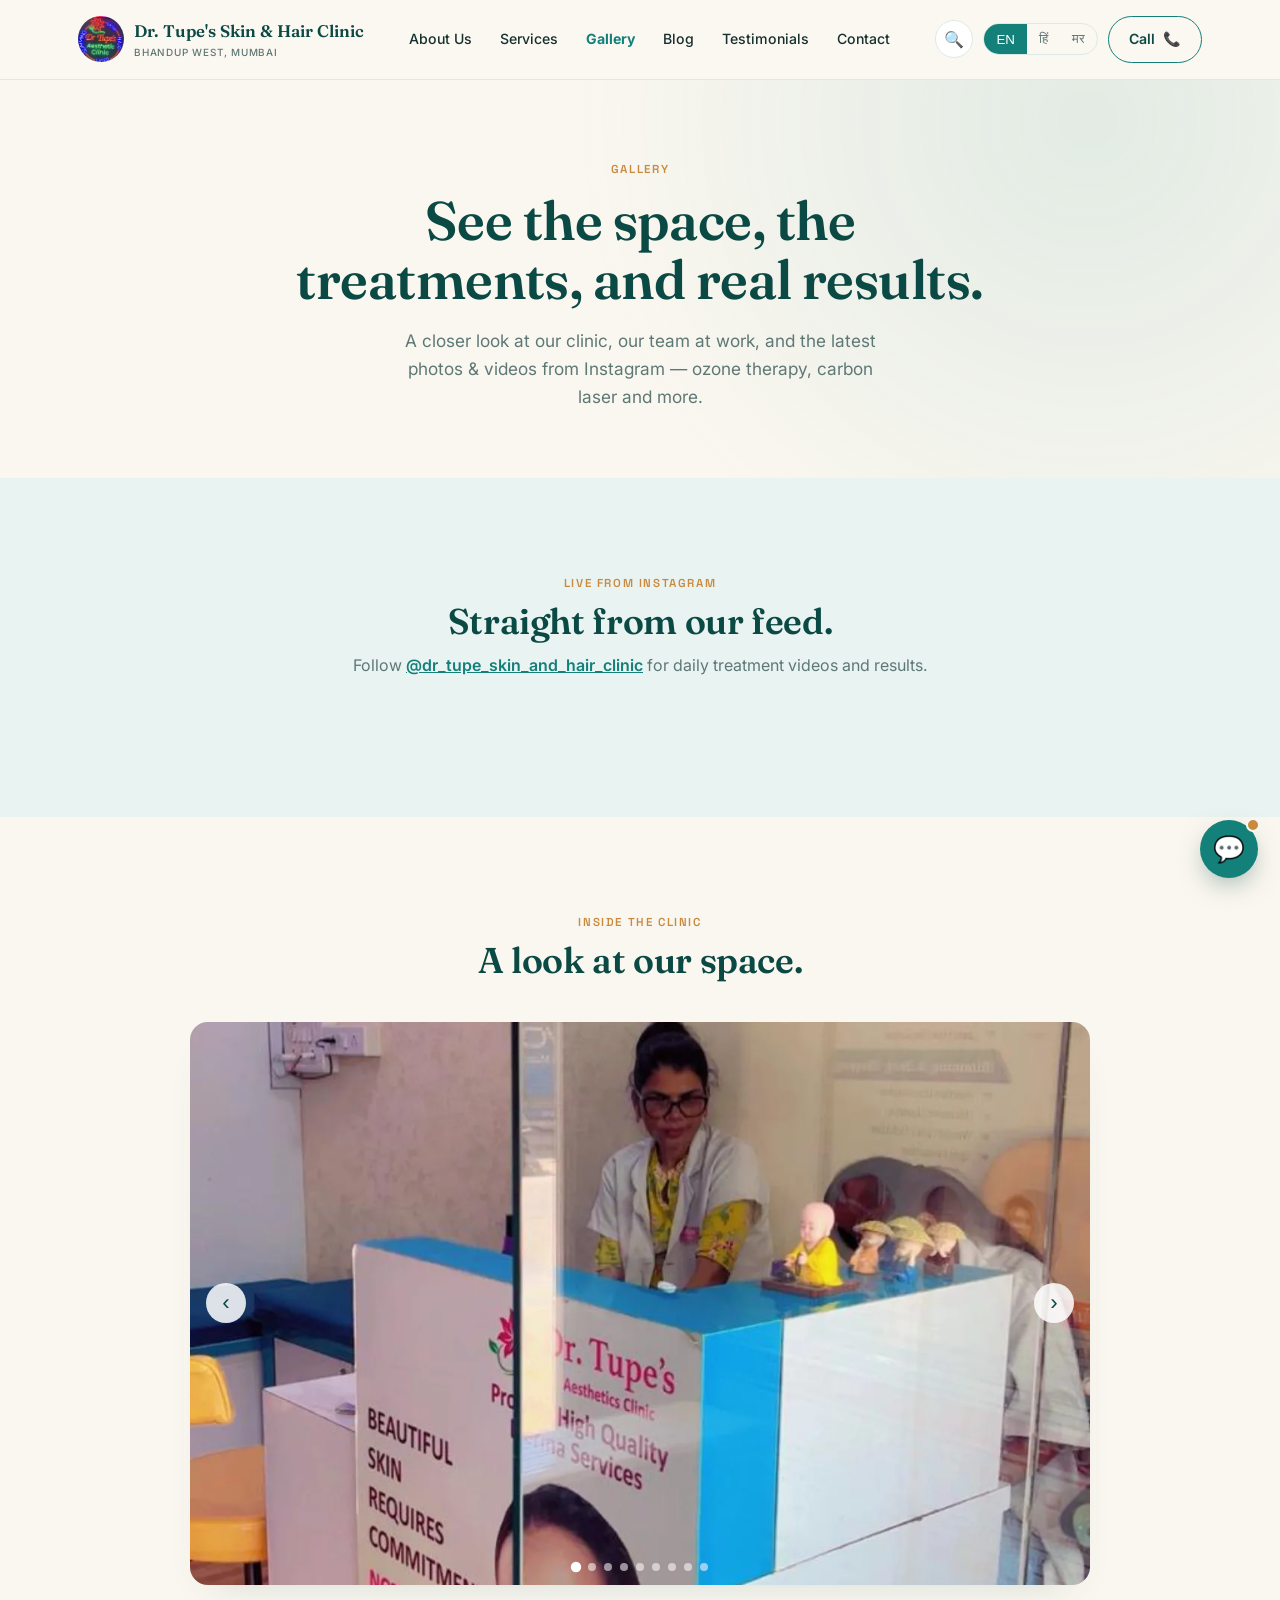
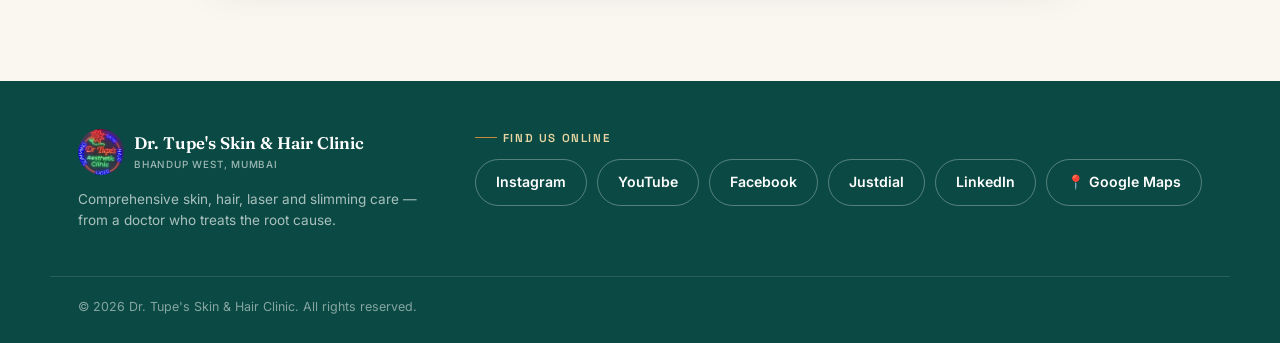
<file: gallery.html>
<!doctype html>
<html lang="en">

<head>
  <!-- Google tag (gtag.js) -->
  <script async src="https://www.googletagmanager.com/gtag/js?id=G-RN3M9ZSSB7"></script>
  <script>
    window.dataLayer = window.dataLayer || [];
    function gtag(){dataLayer.push(arguments);}
    gtag('js', new Date());

    gtag('config', 'G-RN3M9ZSSB7');
  </script>
  <meta charset="UTF-8" />
  <meta name="viewport" content="width=device-width, initial-scale=1.0" />
  <title>Gallery — Dr. Tupe's Skin &amp; Hair Clinic</title>
  <meta name="description"
    content="Photos and videos from Dr. Tupe's Skin, Hair, Laser &amp; Slimming Clinic in Bhandup West, Mumbai — clinic tour, treatments, and our latest from Instagram." />
  <link rel="preconnect" href="https://fonts.googleapis.com" />
  <link rel="preconnect" href="https://fonts.gstatic.com" crossorigin />
  <link
    href="https://fonts.googleapis.com/css2?family=Fraunces:opsz,wght@9..144,400;9..144,500;9..144,600;9..144,700&family=Inter:wght@400;500;600;700&family=Space+Grotesk:wght@500;600;700&display=swap"
    rel="stylesheet" />
  <link rel="stylesheet" href="styles.css" />
</head>

<body>
  <header>
    <div class="nav">
      <a href="index.html#home" class="brand">
        <img loading="eager" decoding="async" class="brand-mark" src="images/logo.webp" alt="Dr. Tupe's Aesthetic Clinic logo" />
        <span>
          <span class="brand-full">Dr. Tupe's Skin &amp; Hair Clinic</span>
          <span class="brand-short">Dr Tupe's</span>
          <small data-i18n="brand_sub">Bhandup West, Mumbai</small>
        </span>
      </a>
      <nav class="links" id="navLinks">
        <a href="index.html#doctors" data-i18n="nav_about">About Us</a>
        <div class="nav-item-dropdown">
          <a href="index.html#services" data-i18n="nav_services">Services</a>
          <div class="dropdown-menu">
            <a href="index.html#services-skin-treatment" data-tab-link="skin" data-subtab-link="skin-treatment">Skin Treatment</a>
            <a href="index.html#services-cosmetic-treatment" data-tab-link="skin" data-subtab-link="cosmetic-treatment">Cosmetic Treatment</a>
            <a href="index.html#services-hair" data-tab-link="hair" data-i18n="tab_hair">Hair</a>
            <a href="index.html#services-laser" data-tab-link="laser" data-i18n="tab_laser">Laser</a>
            <a href="index.html#services-slim" data-tab-link="slim" data-i18n="tab_slim">Slimming</a>
          </div>
        </div>
        <a href="gallery.html" style="color: var(--pine); font-weight: 700" data-i18n="nav_gallery">Gallery</a>
        <a href="blog.html" data-i18n="nav_blog">Blog</a>
        <a href="index.html#testimonials" data-i18n="nav_testimonials">Testimonials</a>
        <a href="index.html#contact" data-i18n="nav_contact">Contact</a>
      </nav>
      <div class="nav-actions">
        <div class="lang-toggle" id="langToggle">
          <button data-lang="en" class="active">EN</button>
          <button data-lang="hi">हिं</button>
          <button data-lang="mr">मर</button>
        </div>
        <a href="tel:+919769657185" class="btn btn-outline"><span class="long" data-i18n="nav_call">Call</span> 📞</a>
        <button class="menu-toggle" id="menuToggle" aria-label="Menu">
          ☰
        </button>
      </div>
    </div>
  </header>

  <main>
    <!-- PAGE HERO -->
    <section class="hero" id="home" style="padding-bottom: 40px">
      <div class="wrap hero-grid hero-grid-single">
        <div class="reveal">
          <div class="eyebrow" data-i18n="gallery_hero_eyebrow">Gallery</div>
          <h1 data-i18n="gallery_hero_title">See the space, the treatments, and real results.</h1>
          <p class="sub" data-i18n="gallery_hero_sub">
            A closer look at our clinic, our team at work, and the latest
            photos &amp; videos from Instagram — ozone therapy, carbon laser
            and more.
          </p>
        </div>
      </div>
    </section>

    <!-- INSTAGRAM FEED -->
    <section id="instagram-feed" style="background: var(--bg-alt)">
      <div class="wrap">
        <div class="services-head reveal">
          <div class="eyebrow" data-i18n="gallery_insta_eyebrow">Live from Instagram</div>
          <h2 data-i18n="gallery_insta_title">Straight from our feed.</h2>
          <p data-i18n="gallery_insta_intro">
            Follow
            <a href="https://www.instagram.com/dr_tupe_skin_and_hair_clinic/" target="_blank" rel="noopener"
              style="color: var(--pine); font-weight: 600">@dr_tupe_skin_and_hair_clinic</a>
            for daily treatment videos and results.
          </p>
        </div>

        <!-- Elfsight Instagram Feed | Untitled Instagram Feed -->
        <div class="elfsight-app-6fb41dc0-99f0-42de-8688-7ef2e47d9be2" data-elfsight-app-lazy></div>
      </div>
    </section>

    <!-- CLINIC GALLERY -->
    <section id="gallery">
      <div class="wrap">
        <div class="services-head reveal">
          <div class="eyebrow" data-i18n="gallery_space_eyebrow">Inside the Clinic</div>
          <h2 data-i18n="gallery_space_title">A look at our space.</h2>
        </div>
        <div class="carousel reveal" id="clinicCarousel">
          <div class="carousel-track">
            <div class="carousel-slide is-active">
              <img src="images/clinicreception.webp"
                alt="Dr. Tupe's Skin &amp; Hair Clinic reception, Bhandup West, Mumbai" loading="lazy" decoding="async" />
            </div>
            <div class="carousel-slide">
              <img src="images/treatmentroom.webp" alt="Treatment room at Dr. Tupe's Clinic" loading="lazy" decoding="async" />
            </div>
            <div class="carousel-slide">
              <img src="images/clinic_.webp" alt="Inside Dr. Tupe's Skin &amp; Hair Clinic" loading="lazy" decoding="async" />
            </div>
            <div class="carousel-slide">
              <img src="images/with_patient_.webp" alt="Dr. Tupe with a patient" loading="lazy" decoding="async" />
            </div>
            <div class="carousel-slide">
              <img src="images/treatment_room.webp" alt="Laser equipment at Dr. Tupe's Clinic" loading="lazy" decoding="async" />
            </div>
            <div class="carousel-slide">
              <img src="images/clinic1_.webp" alt="Dr. Tupe's Clinic interior" loading="lazy" decoding="async" />
            </div>
            <div class="carousel-slide">
              <img src="images/consultationarea.webp" alt="Consultation area at Dr. Tupe's Clinic" loading="lazy" decoding="async" />
            </div>
            <div class="carousel-slide">
              <img src="images/clinic2.webp" alt="Dr. Tupe's Clinic space" loading="lazy" decoding="async" />
            </div>
            <div class="carousel-slide">
              <img src="images/clinic-exterior.webp"
                alt="Dr. Tupe's Skin, Hair &amp; Laser Clinic exterior, Bhandup West, Mumbai" loading="lazy" decoding="async" />
            </div>
          </div>
          <button class="carousel-arrow carousel-prev" aria-label="Previous photo">‹</button>
          <button class="carousel-arrow carousel-next" aria-label="Next photo">›</button>
          <div class="carousel-dots">
            <button class="carousel-dot is-active" aria-label="Go to photo 1"></button>
            <button class="carousel-dot" aria-label="Go to photo 2"></button>
            <button class="carousel-dot" aria-label="Go to photo 3"></button>
            <button class="carousel-dot" aria-label="Go to photo 4"></button>
            <button class="carousel-dot" aria-label="Go to photo 5"></button>
            <button class="carousel-dot" aria-label="Go to photo 6"></button>
            <button class="carousel-dot" aria-label="Go to photo 7"></button>
            <button class="carousel-dot" aria-label="Go to photo 8"></button>
            <button class="carousel-dot" aria-label="Go to photo 9"></button>
          </div>
        </div>
      </div>
    </section>
  </main>

  <footer>
    <div class="wrap">
      <div>
        <a href="index.html#home" class="brand"><img loading="lazy" decoding="async" class="brand-mark" src="images/logo.webp" alt="Dr. Tupe's Aesthetic Clinic logo" /><span>Dr. Tupe's Skin &amp; Hair
            Clinic<small>Bhandup West, Mumbai</small></span></a>
        <p style="margin-top: 14px" data-i18n="footer_tagline">
          Comprehensive skin, hair, laser and slimming care — from a doctor
          who treats the root cause.
        </p>
      </div>
      <div>
        <div class="eyebrow" style="color: #e8d5a0" data-i18n="footer_follow">Find Us Online</div>
        <div style="display: flex; flex-wrap: wrap; gap: 10px; margin-top: 12px">
          <a href="https://www.instagram.com/dr_tupe_skin_and_hair_clinic/" target="_blank" rel="noopener"
            class="btn btn-outline" style="border-color: rgba(255, 255, 255, 0.3); color: #fff">Instagram</a>
          <a href="https://www.youtube.com/@DrPratimaTupe" target="_blank" rel="noopener" class="btn btn-outline"
            style="border-color: rgba(255, 255, 255, 0.3); color: #fff">YouTube</a>
          <a href="https://www.facebook.com/668119830280597/" target="_blank" rel="noopener" class="btn btn-outline"
            style="border-color: rgba(255, 255, 255, 0.3); color: #fff">Facebook</a>
          <a href="https://www.justdial.com/Mumbai/Dr-Tupes-Skin-and-Hair-Clinic-Opposite-D-Bazaar-Bhandup-West/022PXX22-XX22-140115201600-D5M7_BZDET"
            target="_blank" rel="noopener" class="btn btn-outline"
            style="border-color: rgba(255, 255, 255, 0.3); color: #fff">Justdial</a>
          <a href="https://www.linkedin.com/in/dr-pratima-tupe-54049b219/" target="_blank" rel="noopener"
            class="btn btn-outline" style="border-color: rgba(255, 255, 255, 0.3); color: #fff">LinkedIn</a>
          <a href="https://www.google.com/maps?q=19.15199218704437,72.9385235149023" target="_blank" rel="noopener"
            class="btn btn-outline" style="border-color: rgba(255, 255, 255, 0.3); color: #fff">📍 Google Maps</a>
        </div>
      </div>
    </div>
    <div class="foot-bottom">
      <span data-i18n="footer_rights">© 2026 Dr. Tupe's Skin &amp; Hair Clinic. All rights reserved.</span>
    </div>
  </footer>

  <script src="index.js" defer></script>
  <script src="https://elfsightcdn.com/platform.js" async></script>
</body>

</html>
</file>
<file: styles.css>
:root{
    --bg:#FAF7F0;
    --bg-alt:#E9F3F1;
    --panel:#FFFFFF;
    --ink:#16302E;
    --ink-soft:#5E7876;
    --pine:#14807A;
    --pine-deep:#0B4A44;
    --pine-light:#A9D8D1;
    --clay:#C98A3E;
    --gold:#C9A15A;
    --line:#DCEAE7;
    --section-bg:#F1F7F5;
    --text-muted:#5E7876;
    --text-dark:#16302E;
    --shadow: 0 20px 40px -24px rgba(11,74,68,0.18);
    --radius: 18px;
    --maxw: 1180px;
  }
  *{box-sizing:border-box;}
  html{scroll-behavior:smooth;}
  body{
    margin:0;
    background:var(--bg);
    color:var(--ink);
    font-family:'Inter',system-ui,sans-serif;
    line-height:1.6;
    -webkit-font-smoothing:antialiased;
  }
  h1,h2,h3,.display{
    font-family:'Fraunces',serif;
    font-weight:600;
    line-height:1.08;
    letter-spacing:-0.01em;
    color:var(--pine-deep);
    margin:0;
  }
  .eyebrow{
    font-family:'Space Grotesk',monospace;
    text-transform:uppercase;
    letter-spacing:0.14em;
    font-size:0.72rem;
    font-weight:600;
    color:var(--clay);
    display:flex;
    align-items:center;
    gap:0.5em;
  }
  .eyebrow::before{
    content:"";
    width:22px;height:1px;background:var(--clay);display:inline-block;
  }
  p{color:var(--ink-soft); margin:0 0 1em;}
  a{color:inherit;}
  img{max-width:100%; display:block;}
  .wrap{max-width:var(--maxw); margin:0 auto; padding:0 28px;}
  section{padding:96px 0;}
  main > section:not(.hero){content-visibility:auto;contain-intrinsic-size:auto 850px;}
  @media (max-width:700px){ section{padding:64px 0;} }

  /* ---------- NAV ---------- */
  header{
    position:sticky; top:0; z-index:50;
    background:rgba(251,247,241,0.92);
    backdrop-filter:blur(10px);
    border-bottom:1px solid var(--line);
  }
  .nav{
    display:flex; align-items:center; justify-content:space-between;
    padding:16px 28px; max-width:var(--maxw); margin:0 auto;
  }
  .brand{
    display:flex; align-items:center; gap:10px;
    font-family:'Fraunces',serif; font-weight:600; font-size:1.05rem; color:var(--pine-deep);
    text-decoration:none;
  }
  .brand-mark{
    width:46px;height:46px;border-radius:50%;
    object-fit:cover; display:block;
    flex-shrink:0;
  }
  .brand small{display:block; font-family:'Inter'; font-weight:500; font-size:0.62rem; letter-spacing:0.08em; text-transform:uppercase; color:var(--ink-soft);}
  .brand-short{display:none;}
  nav.links{display:flex; gap:28px; align-items:center;}
  nav.links a{
    font-size:0.88rem; font-weight:500; text-decoration:none; color:var(--ink);
    position:relative; padding:4px 0;
  }
  nav.links a:hover{color:var(--pine);}
  .nav-item-dropdown{position:relative;}
  .nav-item-dropdown .dropdown-menu{
    position:absolute; top:100%; left:0; margin-top:10px; background:var(--panel);
    border:1px solid var(--line); border-radius:12px; box-shadow:var(--shadow);
    min-width:150px; padding:8px; display:flex; flex-direction:column; gap:2px;
    opacity:0; visibility:hidden; transform:translateY(-6px);
    transition:opacity .2s ease, transform .2s ease, visibility .2s ease; z-index:60;
  }
  .nav-item-dropdown:hover .dropdown-menu,
  .nav-item-dropdown:focus-within .dropdown-menu{
    opacity:1; visibility:visible; transform:none;
  }
  .dropdown-menu a{
    padding:8px 12px; border-radius:8px; font-size:0.85rem; color:var(--ink);
    text-decoration:none; white-space:nowrap;
  }
  .dropdown-menu a:hover{background:var(--bg-alt); color:var(--pine);}
  .nav-actions{display:flex; align-items:center; gap:10px;}
  .lang-toggle{
    display:flex; border:1px solid var(--line); border-radius:999px; overflow:hidden;
    font-family:'Space Grotesk'; font-size:0.72rem; font-weight:600;
  }
  .lang-toggle button{
    border:none; background:transparent; padding:7px 12px; cursor:pointer; color:var(--ink-soft);
  }
  .lang-toggle button.active{background:var(--pine); color:#fff;}
  .btn{
    display:inline-flex; align-items:center; gap:8px;
    padding:11px 20px; border-radius:999px; font-weight:600; font-size:0.88rem;
    text-decoration:none; border:1px solid transparent; cursor:pointer;
    font-family:'Inter';
  }
  .btn-primary{background:var(--pine); color:#fff;}
  .btn-primary:hover{background:var(--pine-deep);}
  .btn-outline{border-color:var(--pine); color:var(--pine-deep);}
  .btn-outline:hover{background:var(--pine); color:#fff;}
  .btn-clay{background:var(--clay); color:#fff;}
  .menu-toggle{display:none; background:none; border:none; font-size:1.4rem; cursor:pointer; color:var(--pine-deep);}
  @media (max-width:920px){
    nav.links{position:fixed; top:73px; left:0; right:0; background:var(--panel); flex-direction:column; align-items:flex-start; padding:18px 28px; border-bottom:1px solid var(--line); display:none; gap:16px; max-height:calc(100vh - 73px); overflow-y:auto;}
    nav.links.open{display:flex;}
    .nav-item-dropdown{width:100%;}
    .nav-item-dropdown .dropdown-menu{
      position:static; opacity:1; visibility:visible; transform:none; box-shadow:none;
      border:none; padding:6px 0 0 16px; margin-top:6px; display:flex; gap:10px; flex-wrap:wrap;
    }
    .menu-toggle{display:block;}
    .nav-actions .btn-outline span.long{display:none;}
    header .brand-full, header .brand small{display:none;}
    header .brand-short{display:inline;}
  }
  @media (max-width:480px){
    .nav{padding-left:14px; padding-right:14px;}
    .nav-actions{gap:6px;}
    .lang-toggle button{padding:6px 8px;}
    .nav-search-btn{width:34px; height:34px; font-size:0.9rem;}
    .nav-actions .btn-outline{padding:9px 12px;}
  }

  /* ---------- HERO ---------- */
  .hero{
    position:relative; overflow:hidden;
    padding:80px 0 60px;
    background:
      radial-gradient(circle at 85% 10%, rgba(20,128,122,0.10), transparent 45%),
      var(--bg);
  }
  .hero-grid{
    display:grid; grid-template-columns:1.1fr 0.9fr; gap:48px; align-items:center;
  }
  @media (max-width:900px){ .hero-grid{grid-template-columns:1fr;} }
  .hero-grid-single{grid-template-columns:1fr; max-width:760px; text-align:center;}
  .hero-grid-single .hero-ctas{justify-content:center;}
  .hero-grid-single .stat-row{justify-content:center;}
  .hero-grid-single .sub{margin-left:auto; margin-right:auto;}
  .hero-grid-single .eyebrow{justify-content:center;}
  .hero-grid-single .eyebrow::before{display:none;}
  .hero h1{font-size:clamp(2.1rem, 4.4vw, 3.4rem); margin:14px 0 18px;}
  .hero .sub{font-size:1.08rem; max-width:44ch; margin-bottom:28px;}
  .hero-ctas{display:flex; gap:12px; flex-wrap:wrap; margin-bottom:36px;}
  .stat-row{display:flex; gap:28px; flex-wrap:wrap;}
  .stat{min-width:110px;}
  .stat .num{font-family:'Space Grotesk'; font-weight:700; font-size:1.6rem; color:var(--pine-deep);}
  .stat .lbl{font-size:0.78rem; color:var(--ink-soft); text-transform:uppercase; letter-spacing:0.05em;}
  .hero-visual{
    position:relative; aspect-ratio:4/5; border-radius:28px; padding:20px;
    background:linear-gradient(160deg,var(--pine) 0%, var(--pine-deep) 100%);
    box-shadow:var(--shadow);
  }
  .hero-photo-frame{
    position:absolute; inset:20px; border-radius:20px;
    background:rgba(255,255,255,0.12); border:1px solid rgba(255,255,255,0.3);
    display:flex; align-items:center; justify-content:center; text-align:center;
    color:#fff; font-family:'Fraunces'; font-size:1rem; padding:24px;
  }
  .float-badge{
    position:absolute; background:#fff; border-radius:16px; padding:14px 18px;
    box-shadow:var(--shadow); text-align:left; z-index:3; min-width:130px;
  }
  .badge-top{ top:-16px; right:-16px; }
  .badge-bottom{ bottom:-16px; left:-16px; }
  .fb-num{ font-family:'Space Grotesk'; font-weight:700; font-size:1.3rem; color:var(--pine-deep); line-height:1; }
  .fb-lbl{ font-size:0.7rem; color:var(--ink-soft); text-transform:uppercase; letter-spacing:0.05em; margin-top:4px; }
  @media (max-width:500px){
    .badge-top{ top:-12px; right:-12px; padding:10px 14px; min-width:110px; }
    .badge-bottom{ bottom:-12px; left:-12px; padding:10px 14px; min-width:110px; }
    .fb-num{ font-size:1.05rem; }
  }
  .vine-path{
    fill:none; stroke:#fff; stroke-width:2; opacity:0.55;
    stroke-dasharray:1400; stroke-dashoffset:1400;
    animation:draw 2.6s ease forwards 0.3s;
  }
  @keyframes draw{ to{ stroke-dashoffset:0; } }
  @media (prefers-reduced-motion: reduce){ .vine-path{animation:none; stroke-dashoffset:0;} }

  /* ---------- TRUST STRIP ---------- */
  .trust{
    background:var(--pine-deep); color:#fff; padding:34px 0;
  }
  .trust .wrap{display:grid; grid-template-columns:repeat(4,1fr); gap:24px;}
  @media (max-width:800px){ .trust .wrap{grid-template-columns:repeat(2,1fr);} }
  .trust-item{display:flex; gap:12px; align-items:flex-start;}
  .trust-item .leaf{flex-shrink:0; width:20px; height:20px; margin-top:2px;}
  .trust-item h4{font-family:'Space Grotesk'; font-size:0.85rem; font-weight:600; margin:0 0 4px; color:#fff;}
  .trust-item p{font-size:0.8rem; color:rgba(255,255,255,0.75); margin:0;}

  /* ---------- ABOUT ---------- */
  .about-grid{display:grid; grid-template-columns:0.85fr 1.15fr; gap:56px; align-items:center;}
  @media (max-width:900px){ .about-grid{grid-template-columns:1fr;} }
  .about-grid-single{grid-template-columns:1fr; max-width:760px; margin:0 auto;}
  .about h2{font-size:clamp(1.6rem,2.6vw,2.2rem); margin:10px 0 20px;}
  blockquote{
    border-left:3px solid var(--clay); margin:24px 0 0; padding:4px 0 4px 20px;
    font-family:'Fraunces'; font-style:italic; color:var(--pine-deep); font-size:1.05rem;
  }

  /* ---------- DOCTORS & CLINICS ---------- */
  .doctors{background:var(--panel); border-top:1px solid var(--line); border-bottom:1px solid var(--line);}
  .team-grid{display:grid; grid-template-columns:0.85fr 1.15fr; gap:64px; align-items:center;}
  @media (max-width:900px){ .team-grid{grid-template-columns:1fr; gap:32px;} }
  .team-photo{border-radius:var(--radius); overflow:hidden; aspect-ratio:1122/1402; border:1px solid var(--line);}
  .team-photo img{width:100%; height:100%; object-fit:cover; display:block;}
  .clinic-tag{
    font-family:'Space Grotesk'; font-size:0.7rem; font-weight:600; text-transform:uppercase;
    letter-spacing:0.08em; color:var(--clay); margin-bottom:10px;
  }
  .doctor-info h3{font-size:1.3rem; line-height:1.3; margin-bottom:16px;}
  .doctor-info .reveal h2{margin-bottom:14px;}
  .doctor-desc{font-size:0.92rem; line-height:1.7; margin-bottom:26px;}
  .doctor-stats{display:flex; gap:20px; flex-wrap:wrap; border-top:1px solid var(--line); padding-top:20px;}
  .doctor-stats div{font-size:0.72rem; color:var(--ink-soft); text-transform:uppercase; letter-spacing:0.04em;}
  .doctor-stats span{display:block; font-family:'Space Grotesk'; font-weight:700; font-size:1.15rem; color:var(--pine-deep); text-transform:none; letter-spacing:0;}

  /* ---------- PRESS & AWARDS ---------- */
  .press-grid{display:grid; grid-template-columns:repeat(2,1fr); gap:28px;}
  @media (max-width:700px){ .press-grid{grid-template-columns:1fr;} }
  .press-card{
    background:var(--bg); border:1px solid var(--line); border-radius:var(--radius);
    overflow:hidden; display:flex; flex-direction:column; box-shadow:var(--shadow);
    text-decoration:none; color:inherit; transition:transform .25s ease, box-shadow .25s ease;
  }
  a.press-card:hover{transform:translateY(-4px); box-shadow:0 20px 40px rgba(0,0,0,0.12);}
  .press-card img{width:100%; height:auto; display:block;}
  .award-photo img{aspect-ratio:4/5; object-fit:cover; height:100%;}
  .press-card-label{
    font-family:'Space Grotesk'; font-size:0.78rem; font-weight:600; color:var(--pine-deep);
    padding:12px 14px; border-top:1px solid var(--line);
  }
  .press-card-placeholder{
    align-items:center; justify-content:center; text-align:center; gap:10px;
    border:1.5px dashed var(--line); background:transparent; box-shadow:none;
    padding:40px 16px; min-height:260px;
  }
  .press-placeholder-icon{font-size:1.8rem;}
  .press-card-placeholder .press-card-label{border-top:none; padding:0; color:var(--ink-soft); font-weight:500;}

  /* ---------- SERVICES ---------- */
  .services-head{text-align:center; max-width:640px; margin:0 auto 42px;}
  .services-head .eyebrow{justify-content:center;}
  .services-head .eyebrow::before{display:none;}
  .services-head h2{font-size:clamp(1.7rem,2.8vw,2.3rem); margin:10px 0 12px;}
  .tabs{display:flex; justify-content:center; gap:10px; flex-wrap:wrap; margin-bottom:40px;}
  .tab-btn{
    font-family:'Space Grotesk'; font-weight:600; font-size:0.85rem;
    padding:10px 20px; border-radius:999px; border:1px solid var(--line);
    background:var(--panel); cursor:pointer; color:var(--ink-soft);
  }
  .tab-btn.active{background:var(--pine); border-color:var(--pine); color:#fff;}
  .sub-tabs{display:flex; justify-content:center; gap:24px; margin-bottom:28px; border-bottom:1px solid var(--line);}
  .sub-tab-btn{
    font-family:'Space Grotesk'; font-weight:600; font-size:0.8rem; color:var(--ink-soft);
    background:none; border:none; border-bottom:2px solid transparent; cursor:pointer;
    padding:0 2px 12px; transition:color .2s ease, border-color .2s ease;
  }
  .sub-tab-btn:hover{color:var(--pine);}
  .sub-tab-btn.active{color:var(--clay); border-color:var(--clay);}
  .card[data-subcat].is-hidden{display:none;}
  .cards-grid{display:grid; grid-template-columns:repeat(3,1fr); gap:20px;}
  @media (max-width:900px){ .cards-grid{grid-template-columns:repeat(2,1fr);} }
  @media (max-width:620px){ .cards-grid{grid-template-columns:1fr;} }
  .service-panel{display:none;}
  .service-panel.active{display:block; animation:fade .4s ease;}
  @keyframes fade{ from{opacity:0; transform:translateY(6px);} to{opacity:1; transform:none;} }
  .card{
    background:var(--panel); border:1px solid var(--line); border-radius:var(--radius);
    padding:0 0 22px; overflow:hidden; transition:transform .25s ease, box-shadow .25s ease;
  }
  .card:hover{transform:translateY(-4px); box-shadow:var(--shadow);}
  .card:active{transform:translateY(-1px); box-shadow:var(--shadow);}
  .card.search-highlight{position:relative; z-index:1; animation:card-search-pulse 1.1s ease-in-out 2;}
  @keyframes card-search-pulse{
    0%, 100%{ box-shadow:0 0 0 0 rgba(201,138,62,0), var(--shadow); }
    50%{ box-shadow:0 0 0 8px rgba(201,138,62,0.35), var(--shadow); }
  }
  @media (prefers-reduced-motion: reduce){
    .card.search-highlight{animation:none; box-shadow:0 0 0 4px rgba(201,138,62,0.4);}
  }
  .card-body{padding:20px 22px 0;}
  .card .icon{width:30px; height:30px; color:#fff; position:relative; z-index:2;}
  .card-banner{
    position:relative; aspect-ratio:16/10; display:flex; align-items:flex-end; padding:16px;
    background:linear-gradient(135deg, var(--pine) 0%, var(--pine-deep) 100%);
    overflow:hidden;
  }
  .card-banner svg.motif{position:absolute; inset:0; width:100%; height:100%; opacity:0.9;}
  .card-banner.has-img{padding:0;}
  .card-banner.has-img img{width:100%; height:100%; object-fit:cover; display:block;}
  .card h3{font-size:1.05rem; margin-bottom:8px; color:var(--pine-deep);}
  .card p{font-size:0.9rem; margin:0;}

  /* ---------- LEARN MORE (modal trigger) ---------- */
  .learn-more{
    display:inline-flex; align-items:center; gap:6px; margin-top:12px;
    font-family:'Space Grotesk'; font-weight:600; font-size:0.85rem;
    color:var(--pine); background:none; border:none; padding:0; cursor:pointer;
    text-decoration:none; transition:gap .2s ease, color .2s ease;
  }
  .learn-more:hover{gap:10px; color:var(--pine-deep);}

  /* ---------- TREATMENT DETAIL MODAL ---------- */
  .modal-overlay{
    position:fixed; inset:0; background:rgba(11,26,24,0.55); backdrop-filter:blur(3px);
    display:flex; align-items:center; justify-content:center; padding:24px; z-index:100;
    opacity:0; transition:opacity .25s ease;
  }
  .modal-overlay[hidden]{display:none;}
  .modal-overlay.is-open{opacity:1;}
  .modal-box{
    background:var(--panel); border-radius:var(--radius); box-shadow:var(--shadow);
    max-width:760px; width:100%; max-height:88vh; overflow-y:auto; position:relative;
    transform:translateY(16px) scale(.98); opacity:0; transition:transform .3s ease, opacity .3s ease;
  }
  .modal-overlay.is-open .modal-box{transform:translateY(0) scale(1); opacity:1;}
  .modal-close{
    position:absolute; top:14px; right:14px; z-index:2; width:34px; height:34px; border-radius:50%;
    border:none; background:rgba(255,255,255,0.9); color:var(--ink); font-size:1.3rem; line-height:1;
    cursor:pointer; box-shadow:0 4px 12px rgba(0,0,0,0.15);
  }
  .modal-close:hover{background:#fff;}
  .modal-image{aspect-ratio:16/9;}
  .modal-image img{width:100%; height:100%; object-fit:cover; display:block;}
  .modal-body{padding:26px 28px 30px;}
  .modal-body h3{font-size:1.4rem; color:var(--pine-deep); margin:8px 0 12px;}
  .modal-lead{font-size:0.98rem; color:var(--ink-soft); line-height:1.6; margin-bottom:6px;}
  .modal-body h4{font-family:'Space Grotesk'; font-size:0.88rem; color:var(--pine-deep); margin:18px 0 6px;}
  .modal-body p{font-size:0.9rem; color:var(--ink-soft); line-height:1.6;}
  .modal-body ul{margin:0; padding-left:18px; font-size:0.9rem; color:var(--ink-soft); line-height:1.65;}
  .modal-walkin{
    background:var(--bg-alt); border:1px solid var(--line); border-radius:12px;
    padding:12px 14px; margin-top:18px; display:flex; flex-direction:column; gap:4px;
  }
  .modal-walkin strong{font-family:'Space Grotesk'; font-size:0.85rem; color:var(--pine-deep);}
  .modal-walkin span{font-size:0.82rem; color:var(--ink-soft);}
  .modal-body .btn{margin-top:12px;}
  body.modal-open{overflow:hidden;}
  @media (max-width:560px){
    .modal-body{padding:22px 20px 26px;}
    .modal-box{max-height:92vh;}
  }

  /* ---------- WHY / DIVIDER ---------- */
  .why{background:var(--bg-alt);}
  .why-grid{display:grid; grid-template-columns:repeat(4,1fr); gap:20px; margin-top:36px;}
  @media (max-width:800px){ .why-grid{grid-template-columns:repeat(2,1fr);} }
  .why-item{text-align:center; padding:20px 12px;}
  .why-item .num{font-family:'Fraunces'; font-size:2.2rem; color:var(--clay);}
  .why-item .lbl{font-size:0.85rem; color:var(--ink-soft); margin-top:4px;}

  /* ---------- TESTIMONIALS ---------- */
/* TESTIMONIALS */

#testimonials {
  padding: 96px 0;
  background:
    radial-gradient(
      circle at top right,
      rgba(184, 137, 91, 0.10),
      transparent 35%
    ),
    var(--section-bg, #faf8f5);
}

.testimonials-head {
  display: flex;
  align-items: flex-end;
  justify-content: space-between;
  gap: 32px;
  margin-bottom: 42px;
}

.testimonials-head > div {
  max-width: 680px;
}

.testimonials-intro {
  max-width: 620px;
  margin: 14px 0 0;
  color: var(--text-muted, #69635e);
  font-size: 1rem;
  line-height: 1.7;
}

.google-reviews-button {
  display: inline-flex;
  flex-shrink: 0;
  align-items: center;
  gap: 10px;
  min-height: 48px;
  padding: 12px 18px;
  border: 1px solid rgba(41, 37, 36, 0.14);
  border-radius: 999px;
  background: #ffffff;
  color: var(--text-dark, #282422);
  font-size: 0.92rem;
  font-weight: 700;
  text-decoration: none;
  box-shadow: 0 8px 28px rgba(41, 37, 36, 0.07);
  transition:
    transform 180ms ease,
    box-shadow 180ms ease,
    border-color 180ms ease;
}

.google-reviews-button:hover {
  transform: translateY(-2px);
  border-color: rgba(41, 37, 36, 0.28);
  box-shadow: 0 12px 34px rgba(41, 37, 36, 0.12);
}

.google-reviews-button:focus-visible,
.testi-text-link:focus-visible {
  outline: 3px solid rgba(66, 133, 244, 0.35);
  outline-offset: 4px;
}

.google-icon {
  display: grid;
  width: 26px;
  height: 26px;
  place-items: center;
  border-radius: 50%;
  background: #ffffff;
  color: #4285f4;
  font-family: Arial, sans-serif;
  font-size: 1.1rem;
  font-weight: 800;
  box-shadow: 0 1px 5px rgba(0, 0, 0, 0.15);
}

.testi-grid {
  display: flex;
  gap: 22px;
  overflow-x: auto;
  scroll-snap-type: x mandatory;
  scrollbar-width: none;
  padding: 8px 4px 20px;
}
.testi-grid::-webkit-scrollbar { display: none; }
.testi-card {
  flex: 0 0 calc((100% - 44px) / 3);
  scroll-snap-align: start;
  scroll-snap-stop: always;
}

.testi-card {
  display: flex;
  min-height: 355px;
  margin: 0;
  padding: 28px;
  flex-direction: column;
  border: 1px solid rgba(41, 37, 36, 0.09);
  border-radius: 22px;
  background: #ffffff;
  box-shadow: 0 14px 45px rgba(41, 37, 36, 0.06);
  transition:
    transform 180ms ease,
    box-shadow 180ms ease,
    border-color 180ms ease;
}

.testi-carousel{position:relative;}
.testi-controls{display:flex; align-items:center; justify-content:center; margin-top:10px;}
.testi-control{position:absolute;top:50%;z-index:3;width:46px;height:46px;padding:0;border:1px solid var(--line);background:rgba(255,255,255,.94);color:var(--pine-deep);box-shadow:0 8px 24px rgba(11,74,68,.18);cursor:pointer;border-radius:50%;font:600 1.2rem 'Inter',sans-serif;transform:translateY(-50%);}
#testiPrev{left:-19px;}
#testiNext{right:-19px;}
.testi-control:hover{background:var(--bg-alt);}
.testi-control:focus-visible,.testi-dot:focus-visible{outline:3px solid var(--pine-light); outline-offset:2px;}
.testi-dots{display:flex; gap:7px;}
.testi-dot{width:10px;height:10px;border:0;border-radius:50%;padding:0;background:#b7cbc7;cursor:pointer;}
.testi-dot.is-active{background:var(--pine);transform:scale(1.25);}
@media(max-width:700px){.testi-control{width:40px;height:40px}#testiPrev{left:-8px}#testiNext{right:-8px}}

.testi-card:hover {
  transform: translateY(-5px);
  border-color: rgba(184, 137, 91, 0.28);
  box-shadow: 0 20px 55px rgba(41, 37, 36, 0.11);
}

.testi-card-top {
  display: flex;
  align-items: center;
  justify-content: space-between;
  gap: 12px;
  margin-bottom: 18px;
}

.review-source,
.review-category {
  display: inline-flex;
  align-items: center;
  min-height: 27px;
  padding: 5px 10px;
  border-radius: 999px;
  font-size: 0.72rem;
  font-weight: 700;
  line-height: 1;
}

.review-source {
  background: rgba(66, 133, 244, 0.09);
  color: #2767c7;
}

.review-category {
  background: rgba(184, 137, 91, 0.12);
  color: #875e38;
  text-align: right;
}

.stars {
  margin-bottom: 16px;
  color: #e7a928;
  font-size: 1.05rem;
  letter-spacing: 3px;
}

.testi-card blockquote {
  margin: 0;
  color: var(--text-dark, #302b28);
  font-family: Georgia, "Times New Roman", serif;
  font-size: 1.03rem;
  line-height: 1.75;
}

.testi-author {
  display: flex;
  align-items: center;
  gap: 12px;
  margin-top: auto;
  padding-top: 26px;
}

.testi-avatar {
  display: grid;
  width: 44px;
  height: 44px;
  flex-shrink: 0;
  place-items: center;
  border-radius: 50%;
  background: linear-gradient(135deg, #f1dfcf, #dfb993);
  color: #5a3b25;
  font-size: 0.78rem;
  font-weight: 800;
  letter-spacing: 0.04em;
}

.testi-author strong,
.testi-author small {
  display: block;
}

.testi-author strong {
  margin-bottom: 3px;
  color: var(--text-dark, #282422);
  font-size: 0.93rem;
}

.testi-author small {
  color: var(--text-muted, #77706a);
  font-size: 0.78rem;
}

.testimonials-footer {
  display: flex;
  align-items: center;
  justify-content: space-between;
  gap: 24px;
  margin-top: 30px;
  padding-top: 24px;
  border-top: 1px solid rgba(41, 37, 36, 0.10);
}

.testi-disclaimer {
  max-width: 700px;
  margin: 0;
  color: var(--text-muted, #77706a);
  font-size: 0.78rem;
  line-height: 1.6;
}

.testi-text-link {
  display: inline-flex;
  flex-shrink: 0;
  align-items: center;
  gap: 8px;
  color: var(--accent-dark, #7a5031);
  font-size: 0.88rem;
  font-weight: 700;
  text-decoration: none;
}

.testi-text-link:hover {
  text-decoration: underline;
}

@media (max-width: 1024px) {
  .testi-card { flex-basis: calc((100% - 22px) / 2); }
}

@media (max-width: 720px) {
  #testimonials {
    padding: 72px 0;
  }

  .testimonials-head,
  .testimonials-footer {
    align-items: flex-start;
    flex-direction: column;
  }

  .testi-card { flex-basis: 100%; }

  .testi-card {
    min-height: auto;
    padding: 24px;
  }

  .google-reviews-button {
    width: 100%;
    justify-content: center;
  }
}

  /* ---------- CLINIC PHOTO CAROUSEL ---------- */
  .carousel{
    position:relative; max-width:900px; margin:0 auto; border-radius:var(--radius);
    overflow:hidden; box-shadow:var(--shadow); aspect-ratio:16/10; background:var(--bg-alt);
  }
  .carousel-track{position:relative; width:100%; height:100%;}
  .carousel-slide{position:absolute; inset:0; opacity:0; transition:opacity .8s ease;}
  .carousel-slide.is-active{opacity:1;}
  .carousel-slide img{width:100%; height:100%; object-fit:cover; display:block;}
  .carousel-arrow{
    position:absolute; top:50%; transform:translateY(-50%); width:40px; height:40px; border-radius:50%;
    background:rgba(255,255,255,0.85); border:none; color:var(--pine-deep); font-size:1.4rem; line-height:1;
    cursor:pointer; display:flex; align-items:center; justify-content:center;
    transition:background .2s ease, transform .2s ease; z-index:2;
  }
  .carousel-arrow:hover{background:#fff; transform:translateY(-50%) scale(1.08);}
  .carousel-prev{left:16px;}
  .carousel-next{right:16px;}
  .carousel-dots{position:absolute; left:0; right:0; bottom:14px; display:flex; justify-content:center; gap:8px; z-index:2;}
  .carousel-dot{
    width:8px; height:8px; border-radius:50%; background:rgba(255,255,255,0.55); border:none;
    cursor:pointer; padding:0; transition:background .2s ease, transform .2s ease;
  }
  .carousel-dot.is-active{background:#fff; transform:scale(1.3);}
  @media (max-width:700px){
    .carousel{aspect-ratio:4/5;}
    .carousel-arrow{width:34px; height:34px; font-size:1.2rem;}
  }

  /* ---------- FAQ ---------- */
  .faq-list{max-width:760px; margin:0 auto;}
  .faq-item{border-bottom:1px solid var(--line); padding:20px 0;}
  .faq-q{
    display:flex; justify-content:space-between; align-items:center; cursor:pointer;
    font-family:'Space Grotesk'; font-weight:600; font-size:0.98rem; color:var(--pine-deep);
  }
  .faq-q .plus{transition:transform .25s ease; font-size:1.2rem; color:var(--clay);}
  .faq-item.open .plus{transform:rotate(45deg);}
  .faq-a{max-height:0; overflow:hidden; transition:max-height .3s ease;}
  .faq-item.open .faq-a{max-height:320px;}
  .faq-a p{padding-top:12px; font-size:0.92rem;}

  /* ---------- CONTACT ---------- */
  .walkin-badge{
    display:inline-flex; align-items:center; gap:8px; background:var(--pine); color:#fff;
    padding:8px 16px; border-radius:999px; font-family:'Space Grotesk'; font-size:0.78rem; font-weight:600;
    margin-bottom:18px;
  }
  .info-row{display:flex; gap:14px; padding:14px 0; border-bottom:1px solid var(--line);}
  .info-row .ic{width:20px; color:var(--pine); flex-shrink:0; margin-top:3px;}
  .info-row h4{font-family:'Space Grotesk'; font-size:0.85rem; margin:0 0 4px; color:var(--pine-deep);}
  .info-row p{font-size:0.9rem; margin:0;}
  .hours-table{width:100%; border-collapse:collapse; font-size:0.9rem;}
  .hours-table td{padding:7px 0; color:var(--ink-soft); font-weight:500;}
  .hours-table td:last-child{text-align:right; color:var(--pine-deep); font-weight:700;}
  .hours-box{background:#fff; border-radius:14px; padding:16px 18px; margin-top:6px;}
  .map-embed{border-radius:var(--radius); overflow:hidden; border:1px solid var(--line); box-shadow:var(--shadow); height:280px;}
  .map-embed{background:linear-gradient(135deg,var(--bg-alt),#fff);}
  .map-embed iframe{width:100%; height:100%; border:0;}
  .map-btn{background:#fff; color:var(--pine-deep); width:100%; justify-content:center; margin-top:12px;}

  .social-links{display:flex;flex-wrap:wrap;gap:10px;margin-top:12px;}
  .social-link{width:46px;height:46px;display:grid;place-items:center;border:1px solid rgba(255,255,255,.35);border-radius:50%;color:#fff;text-decoration:none;transition:background .2s,transform .2s;}
  .social-link:hover{background:rgba(255,255,255,.14);transform:translateY(-2px);}
  .social-link:focus-visible{outline:3px solid #e8d5a0;outline-offset:3px;}
  .social-link svg{width:23px;height:23px;fill:none;stroke:currentColor;stroke-width:1.8;}
  .social-letter{font-family:'Inter',sans-serif;font-weight:800;font-size:.9rem;}

  .back-to-top{position:fixed;right:22px;bottom:22px;z-index:45;width:48px;height:48px;border:0;border-radius:50%;background:var(--pine);color:#fff;box-shadow:0 10px 28px rgba(11,74,68,.28);font-size:1.35rem;cursor:pointer;opacity:0;visibility:hidden;transform:translateY(12px);transition:opacity .2s,transform .2s,visibility .2s;}
  .back-to-top.is-visible{opacity:1;visibility:visible;transform:none;}
  .back-to-top:hover{background:var(--pine-deep);}
  .back-to-top:focus-visible{outline:3px solid var(--clay);outline-offset:3px;}
  @media(max-width:700px){.back-to-top{right:16px;bottom:16px;width:44px;height:44px;}}

  @media(prefers-reduced-motion:reduce){html{scroll-behavior:auto}.testi-grid{scroll-behavior:auto}.testi-card,.back-to-top{transition:none!important}}
  .clinics-contact-grid{display:grid; grid-template-columns:1fr 1fr; gap:56px; align-items:start;}
  @media (max-width:900px){ .clinics-contact-grid{grid-template-columns:1fr; gap:40px;} }
  .clinic-block-title{
    font-family:'Fraunces'; font-size:1.15rem; color:#fff; margin:0 0 22px;
    padding-bottom:14px; border-bottom:1px solid rgba(255,255,255,0.2);
  }
  .contact-head{max-width:none; margin:0 0 36px; text-align:left;}
  .contact-head .eyebrow{justify-content:flex-start; color:#E8D5A0;}
  .contact-head .eyebrow::before{background:#E8D5A0;}
  .contact-head h2{color:#fff; text-align:left;}
  #contact .info-row{border-color:rgba(255,255,255,0.15);}
  #contact .info-row h4{color:#E8D5A0;}
  #contact .info-row p{color:rgba(255,255,255,0.85);}

  /* ---------- FOOTER ---------- */
  footer{background:var(--pine-deep); color:rgba(255,255,255,0.8); padding:48px 0 26px;}
  footer .wrap{display:flex; justify-content:space-between; align-items:flex-start; flex-wrap:wrap; gap:20px;}
  footer .brand{color:#fff;}
  footer .brand small{color:rgba(255,255,255,0.6);}
  footer p{color:rgba(255,255,255,0.65); font-size:0.85rem; max-width:340px;}
  .foot-bottom{
    max-width:var(--maxw); margin:30px auto 0; padding:20px 28px 0; border-top:1px solid rgba(255,255,255,0.12);
    font-size:0.78rem; color:rgba(255,255,255,0.5); display:flex; justify-content:space-between; flex-wrap:wrap; gap:8px;
  }

  .reveal{opacity:0; transform:translateY(16px); transition:opacity .6s cubic-bezier(.22,1,.36,1), transform .6s cubic-bezier(.22,1,.36,1);}
  .reveal.in{opacity:1; transform:none;}

  /* ---------- INTERACTIONS & MICRO-ANIMATIONS ---------- */

  /* staggered reveal for grid children — add .stagger to the grid container */
  .stagger > .reveal:nth-child(1){transition-delay:.03s;}
  .stagger > .reveal:nth-child(2){transition-delay:.09s;}
  .stagger > .reveal:nth-child(3){transition-delay:.15s;}
  .stagger > .reveal:nth-child(4){transition-delay:.21s;}
  .stagger > .reveal:nth-child(5){transition-delay:.27s;}
  .stagger > .reveal:nth-child(6){transition-delay:.33s;}
  .stagger > .reveal:nth-child(7){transition-delay:.39s;}
  .stagger > .reveal:nth-child(8){transition-delay:.45s;}
  .stagger > .reveal:nth-child(n+9){transition-delay:.5s;}

  /* photo zoom — on hover for mouse users, on tap for touch */
  .zoom-hover{overflow:hidden;}
  .zoom-hover img{transition:transform .6s cubic-bezier(.22,1,.36,1);}
  .zoom-hover:hover img{transform:scale(1.07);}
  .zoom-hover:active img{transform:scale(1.04);}

  /* buttons: lift + press feedback */
  .btn{transition:transform .2s ease, box-shadow .2s ease, background .2s ease, color .2s ease, border-color .2s ease;}
  .btn:hover{transform:translateY(-2px); box-shadow:0 10px 24px -8px rgba(0,0,0,0.22);}
  .btn:active{transform:translateY(0) scale(.97); box-shadow:none;}
  .card-banner.has-img{transition:box-shadow .3s ease;}

  /* nav links: animated underline */
  nav.links a::after{
    content:""; position:absolute; left:0; right:0; bottom:-4px; height:2px;
    background:var(--clay); border-radius:2px; transform:scaleX(0); transform-origin:left;
    transition:transform .3s cubic-bezier(.65,0,.35,1);
  }
  nav.links a:hover::after,
  nav.links a:active::after{transform:scaleX(1);}

  /* tab buttons: smoother state change */
  .tab-btn{transition:background .25s ease, color .25s ease, border-color .25s ease, transform .2s ease;}
  .tab-btn:hover{transform:translateY(-2px);}
  .tab-btn:active{transform:translateY(0) scale(.96);}
  .tab-btn.active{transform:none;}
  .sub-tab-btn:active{color:var(--clay);}

  /* sticky header: shadow once page scrolls */
  header{transition:box-shadow .3s ease, background .3s ease;}
  header.scrolled{box-shadow:0 8px 24px -12px rgba(0,0,0,0.15);}

  /* faq: subtle hover affordance */
  .faq-q{transition:color .2s ease;}
  .faq-q:hover{color:var(--pine);}

  /* image fade-in once loaded, so lazy images don't pop in abruptly */
  img[loading="lazy"]{transition:opacity .5s ease;}
  img[loading="lazy"]:not(.is-loaded){opacity:0;}

  @media (prefers-reduced-motion: reduce){
    .reveal{opacity:1 !important; transform:none !important; transition:none !important;}
    .zoom-hover img, .btn, .tab-btn, nav.links a::after, header{transition:none !important;}
  }

  /* ---------- FAQ CHATBOT WIDGET ---------- */
  .chatbot-fab{
    position:fixed; right:22px; bottom:22px; z-index:90; width:58px; height:58px; border-radius:50%;
    background:var(--pine); color:#fff; border:none; box-shadow:0 10px 28px -8px rgba(11,74,68,0.5);
    display:flex; align-items:center; justify-content:center; cursor:pointer; font-size:1.6rem;
    transition:transform .2s ease, background .2s ease;
  }
  .chatbot-fab:hover{transform:translateY(-3px) scale(1.05); background:var(--pine-deep);}
  .chatbot-fab .fab-icon-close{display:none;}
  .chatbot-fab.is-open .fab-icon-chat{display:none;}
  .chatbot-fab.is-open .fab-icon-close{display:block;}
  .chatbot-fab-badge{
    position:absolute; top:-2px; right:-2px; width:14px; height:14px; border-radius:50%;
    background:var(--clay); border:2px solid var(--bg);
  }

  .chatbot-panel{
    position:fixed; right:22px; bottom:92px; z-index:90; width:min(360px, calc(100vw - 44px));
    height:min(520px, calc(100vh - 140px)); background:var(--panel); border-radius:var(--radius);
    box-shadow:var(--shadow); border:1px solid var(--line); display:flex; flex-direction:column;
    overflow:hidden; opacity:0; transform:translateY(16px) scale(.97); pointer-events:none;
    transition:opacity .25s ease, transform .25s ease;
  }
  .chatbot-panel.is-open{opacity:1; transform:translateY(0) scale(1); pointer-events:auto;}
  .chatbot-header{
    background:var(--pine-deep); color:#fff; padding:16px 18px; display:flex; align-items:center; gap:10px;
  }
  .chatbot-header img{width:32px; height:32px; border-radius:50%; object-fit:cover; background:#fff;}
  .chatbot-header .chatbot-title{font-family:'Space Grotesk'; font-weight:700; font-size:0.95rem; line-height:1.2;}
  .chatbot-header .chatbot-sub{font-size:0.72rem; opacity:0.8; display:flex; align-items:center; gap:5px;}
  .chatbot-header .chatbot-sub::before{content:''; width:7px; height:7px; border-radius:50%; background:#4ADE80; display:inline-block;}

  .chatbot-messages{flex:1; overflow-y:auto; padding:16px; display:flex; flex-direction:column; gap:10px; background:var(--bg-alt);}
  .chatbot-msg{max-width:82%; padding:10px 13px; border-radius:14px; font-size:0.86rem; line-height:1.5;}
  .chatbot-msg.bot{background:#fff; color:var(--ink); align-self:flex-start; border:1px solid var(--line); border-bottom-left-radius:4px;}
  .chatbot-msg.user{background:var(--pine); color:#fff; align-self:flex-end; border-bottom-right-radius:4px;}
  .chatbot-msg.fallback{background:#fff; border:1px solid var(--line); align-self:flex-start; border-bottom-left-radius:4px;}
  .chatbot-fallback-ctas{display:flex; gap:8px; margin-top:10px; flex-wrap:wrap;}
  .chatbot-fallback-ctas a{
    font-family:'Space Grotesk'; font-size:0.78rem; font-weight:600; padding:7px 12px; border-radius:999px;
    text-decoration:none; border:1px solid var(--pine); color:var(--pine-deep);
  }
  .chatbot-fallback-ctas a.wa{background:#25D366; border-color:#25D366; color:#fff;}
  .chatbot-fallback-ctas a.call{background:var(--pine); color:#fff;}

  .chatbot-chips{display:flex; flex-wrap:wrap; gap:7px; padding:0 16px 14px; background:var(--bg-alt);}
  .chatbot-chip{
    font-family:'Space Grotesk'; font-size:0.76rem; font-weight:600; color:var(--pine-deep);
    background:#fff; border:1px solid var(--line); border-radius:999px; padding:7px 12px; cursor:pointer;
    transition:background .2s ease, border-color .2s ease;
  }
  .chatbot-chip:hover{background:var(--pine-light); border-color:var(--pine);}

  .chatbot-input-row{display:flex; gap:8px; padding:12px; border-top:1px solid var(--line); background:#fff;}
  .chatbot-input{
    flex:1; border:1px solid var(--line); border-radius:999px; padding:10px 14px; font-size:0.86rem;
    font-family:'Inter'; outline:none; background:var(--bg);
  }
  .chatbot-input:focus{border-color:var(--pine);}
  .chatbot-send{
    width:38px; height:38px; border-radius:50%; border:none; background:var(--pine); color:#fff;
    cursor:pointer; display:flex; align-items:center; justify-content:center; flex-shrink:0;
    transition:background .2s ease;
  }
  .chatbot-send:hover{background:var(--pine-deep);}
  .chatbot-typing{display:flex; gap:4px; padding:10px 13px; align-self:flex-start;}
  .chatbot-typing span{width:6px; height:6px; border-radius:50%; background:var(--ink-soft); opacity:0.5; animation:chatbot-bounce 1s infinite ease-in-out;}
  .chatbot-typing span:nth-child(2){animation-delay:.15s;}
  .chatbot-typing span:nth-child(3){animation-delay:.3s;}
  @keyframes chatbot-bounce{ 0%,60%,100%{transform:translateY(0); opacity:0.5;} 30%{transform:translateY(-4px); opacity:1;} }

  @media (max-width:480px){
    .chatbot-panel{right:12px; bottom:82px; width:calc(100vw - 24px);}
    .chatbot-fab{right:14px; bottom:14px;}
  }

  /* ---------- GLOBAL SEARCH ---------- */
  .nav-search-btn{
    width:38px; height:38px; border-radius:50%; border:1px solid var(--line); background:var(--panel);
    color:var(--ink-soft); font-size:1rem; cursor:pointer; display:flex; align-items:center; justify-content:center;
    transition:border-color .2s ease, color .2s ease;
  }
  .nav-search-btn:hover{border-color:var(--pine); color:var(--pine);}

  .search-overlay{
    position:fixed; inset:0; background:rgba(11,26,24,0.6); backdrop-filter:blur(3px);
    display:flex; align-items:flex-start; justify-content:center; padding:80px 20px 20px; z-index:110;
    opacity:0; transition:opacity .2s ease;
  }
  .search-overlay[hidden]{display:none;}
  .search-overlay.is-open{opacity:1;}
  .search-box{
    background:var(--panel); border-radius:var(--radius); box-shadow:var(--shadow);
    width:100%; max-width:600px; max-height:75vh; display:flex; flex-direction:column; overflow:hidden;
    transform:translateY(-12px) scale(.98); opacity:0; transition:transform .25s ease, opacity .25s ease;
  }
  .search-overlay.is-open .search-box{transform:translateY(0) scale(1); opacity:1;}
  .search-box-input-row{display:flex; align-items:center; gap:10px; padding:16px 20px; border-bottom:1px solid var(--line);}
  .search-box-input-row .search-icon{color:var(--ink-soft); font-size:1.1rem;}
  .search-box-input-row input{
    flex:1; border:none; outline:none; font-size:1.05rem; font-family:'Inter'; background:none; color:var(--ink);
  }
  .search-box-close{
    border:none; background:var(--bg-alt); color:var(--ink-soft); width:30px; height:30px; border-radius:50%;
    cursor:pointer; flex-shrink:0; font-size:0.85rem;
  }
  .search-box-close:hover{background:var(--pine); color:#fff;}
  .search-results{overflow-y:auto; padding:8px;}
  .search-result{
    display:flex; align-items:flex-start; gap:12px; padding:12px 14px; border-radius:12px; cursor:pointer;
    text-decoration:none; color:inherit;
  }
  .search-result:hover, .search-result.is-active{background:var(--bg-alt);}
  .search-result-icon{
    width:34px; height:34px; border-radius:9px; background:var(--pine-light); color:var(--pine-deep);
    display:flex; align-items:center; justify-content:center; font-size:1rem; flex-shrink:0;
  }
  .search-result-body{flex:1; min-width:0;}
  .search-result-title{font-family:'Space Grotesk'; font-weight:600; font-size:0.92rem; color:var(--ink); margin-bottom:2px; display:block;}
  .search-result-desc{
    font-size:0.82rem; color:var(--ink-soft); line-height:1.4; display:-webkit-box;
    -webkit-line-clamp:2; -webkit-box-orient:vertical; overflow:hidden;
  }
  .search-result-tag{font-size:0.68rem; font-weight:700; text-transform:uppercase; letter-spacing:0.04em; color:var(--clay); margin-top:4px; display:block;}
  .search-empty-state{padding:32px 20px; text-align:center; color:var(--ink-soft); font-size:0.9rem;}
  .search-empty-state a{color:var(--pine); font-weight:600;}
  .search-hint{padding:16px 20px; font-size:0.8rem; color:var(--ink-soft); display:flex; gap:14px; flex-wrap:wrap; align-items:center;}
  .search-hint kbd{background:var(--bg-alt); border:1px solid var(--line); border-radius:4px; padding:1px 6px; font-family:'Space Grotesk'; font-size:0.72rem;}
  @media (max-width:600px){
    .search-overlay{padding:16px;}
  }

  /* ---------- BLOG: editorial masthead ---------- */
  .blog-masthead{background:var(--pine-deep); color:#fff; padding:56px 0 0;}
  .blog-masthead-top{text-align:center; max-width:640px; margin:0 auto 36px;}
  .blog-kicker{
    display:inline-block; font-family:'Space Grotesk'; font-size:0.78rem; font-weight:700;
    text-transform:uppercase; letter-spacing:0.12em; color:var(--gold); margin-bottom:14px;
  }
  .blog-wordmark{
    font-family:'Space Grotesk'; font-weight:700; text-transform:uppercase;
    font-size:clamp(2rem, 6vw, 3.4rem); letter-spacing:0.01em; line-height:1.08; color:#fff; margin-bottom:16px;
  }
  .blog-masthead-sub{font-size:1.02rem; color:rgba(255,255,255,0.78); line-height:1.6;}
  .blog-category-nav{
    display:flex; justify-content:center; gap:2px; flex-wrap:wrap;
    border-top:1px solid rgba(255,255,255,0.15);
  }
  .blog-cat-link{
    font-family:'Space Grotesk'; font-weight:600; font-size:0.86rem; color:rgba(255,255,255,0.65);
    background:none; border:none; border-bottom:3px solid transparent; padding:16px 18px; cursor:pointer;
    transition:color .2s ease, border-color .2s ease;
  }
  .blog-cat-link:hover{color:#fff;}
  .blog-cat-link.active{color:#fff; border-bottom-color:var(--gold);}

  /* ---------- BLOG: category tags & meta ---------- */
  .blog-entry{display:block; text-decoration:none; color:inherit;}
  .blog-tag{
    display:inline-block; font-family:'Space Grotesk'; font-size:0.72rem; font-weight:700;
    text-transform:uppercase; letter-spacing:0.06em; margin-bottom:10px;
  }
  .blog-tag.tag-skin{color:var(--clay);}
  .blog-tag.tag-hair{color:var(--pine);}
  .blog-tag.tag-laser{color:var(--pine-deep);}
  .blog-tag.tag-slimming{color:var(--gold);}
  .blog-meta{display:block; font-family:'Space Grotesk'; font-size:0.76rem; color:var(--ink-soft); letter-spacing:0.02em;}

  /* ---------- BLOG: featured stories ---------- */
  .blog-featured{padding:56px 0 0;}
  .blog-featured-grid{display:grid; grid-template-columns:1.6fr 1fr; gap:36px; align-items:start;}
  @media (max-width:900px){ .blog-featured-grid{grid-template-columns:1fr;} }

  .blog-feature-img{border-radius:var(--radius); overflow:hidden; box-shadow:var(--shadow); margin-bottom:18px; aspect-ratio:16/9;}
  .blog-feature-img img{width:100%; height:100%; object-fit:cover; display:block; transition:transform .4s ease;}
  .blog-feature-main:hover .blog-feature-img img{transform:scale(1.03);}
  .blog-feature-main h2{font-family:'Space Grotesk'; font-weight:700; font-size:clamp(1.4rem,2.6vw,1.9rem); line-height:1.22; color:var(--ink); margin-bottom:10px;}
  .blog-feature-main p{color:var(--ink-soft); font-size:1rem; line-height:1.6; margin-bottom:10px;}

  .blog-feature-side{display:flex; flex-direction:column; gap:26px;}
  .blog-feature-sub{display:grid; grid-template-columns:100px 1fr; column-gap:14px; align-items:start;}
  .blog-feature-sub .blog-feature-img{grid-row:1 / 4; grid-column:1; width:100px; height:76px; aspect-ratio:auto; margin-bottom:0;}
  .blog-feature-sub .blog-tag{grid-column:2; margin-bottom:6px;}
  .blog-feature-sub h3{grid-column:2; font-family:'Space Grotesk'; font-weight:700; font-size:0.95rem; line-height:1.32; color:var(--ink); margin-bottom:4px;}
  .blog-feature-sub .blog-meta{grid-column:2;}
  .blog-feature-sub:hover h3{color:var(--pine);}

  /* ---------- BLOG: more-stories list ---------- */
  .blog-list-section{padding:52px 0 70px;}
  .blog-list-heading{
    font-family:'Space Grotesk'; font-size:1rem; font-weight:700; color:var(--pine-deep);
    text-transform:uppercase; letter-spacing:0.05em; padding-bottom:14px; margin-bottom:6px;
    border-bottom:2px solid var(--line);
  }
  .blog-list{display:flex; flex-direction:column;}
  .blog-list-row{
    display:grid; grid-template-columns:140px 1fr; gap:20px; padding:24px 0; border-bottom:1px solid var(--line);
    align-items:start;
  }
  .blog-list-row:hover h3{color:var(--pine);}
  .blog-list-thumb{border-radius:12px; overflow:hidden; aspect-ratio:4/3;}
  .blog-list-thumb img{width:100%; height:100%; object-fit:cover; display:block;}
  .blog-list-body h3{font-family:'Space Grotesk'; font-weight:700; font-size:1.05rem; color:var(--ink); margin-bottom:6px; transition:color .2s ease; line-height:1.32;}
  .blog-list-body p{color:var(--ink-soft); font-size:0.9rem; line-height:1.55; margin-bottom:6px;}
  @media (max-width:560px){
    .blog-list-row{grid-template-columns:90px 1fr; gap:14px;}
    .blog-feature-sub{grid-template-columns:80px 1fr;}
    .blog-feature-sub .blog-feature-img{width:80px; height:64px;}
  }

  .breadcrumb{font-family:'Space Grotesk'; font-size:0.82rem; color:var(--ink-soft); margin-bottom:18px; display:flex; gap:8px; flex-wrap:wrap;}
  .breadcrumb a{color:var(--pine); text-decoration:none;}
  .breadcrumb a:hover{text-decoration:underline;}

  .blog-post{background:var(--panel); border-top:1px solid var(--line); scroll-margin-top:90px;}
  .blog-post-layout{max-width:760px; margin:0 auto; padding:60px 28px;}
  .blog-post-layout .eyebrow{justify-content:flex-start;}
  .blog-post-layout h1{font-size:clamp(1.8rem,3.4vw,2.5rem); margin:10px 0 16px;}
  .blog-post-layout .sub{font-size:1.05rem; color:var(--ink-soft); margin-bottom:28px;}
  .blog-post-hero-img{width:100%; aspect-ratio:16/9; object-fit:cover; border-radius:var(--radius); box-shadow:var(--shadow); margin-bottom:36px;}
  .blog-post-layout h2{font-size:1.35rem; color:var(--pine-deep); margin:36px 0 12px;}
  .blog-post-layout h2:first-of-type{margin-top:0;}
  .blog-post-layout p{color:var(--ink-soft); line-height:1.75; font-size:0.99rem;}
  .blog-post-layout .faq-list{max-width:none; margin-top:8px;}
  .blog-cta{
    margin-top:44px; padding:28px 26px; background:var(--bg-alt); border-radius:var(--radius);
    border:1px solid var(--line); text-align:center;
  }
  .blog-cta h3{font-size:1.15rem; color:var(--pine-deep); margin-bottom:8px;}
  .blog-cta p{margin-bottom:18px;}
  .blog-filter-tabs{margin-bottom:32px;}
  .blog-empty-note{text-align:center; color:var(--ink-soft); font-size:0.92rem; padding:20px 0;}
  @media (max-width:600px){
    .blog-post-layout{padding:40px 20px;}
  }
</file>
